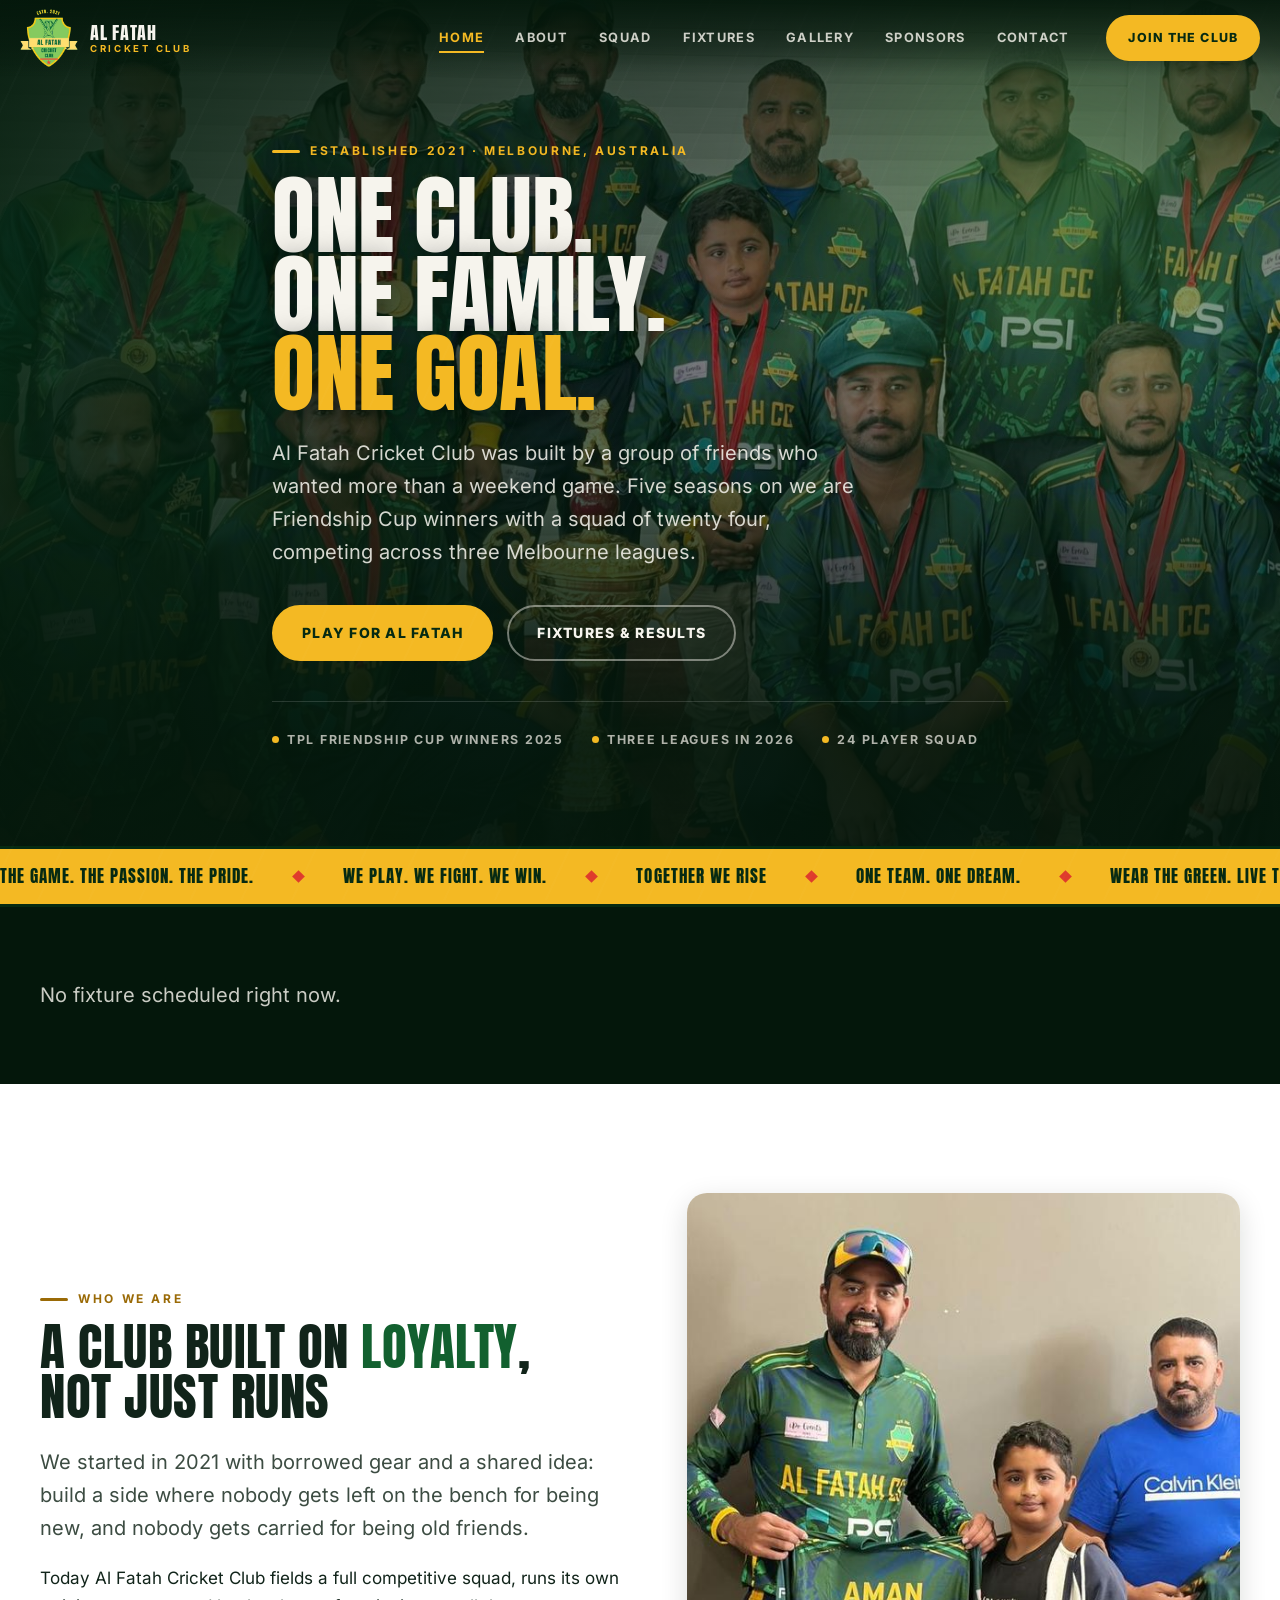
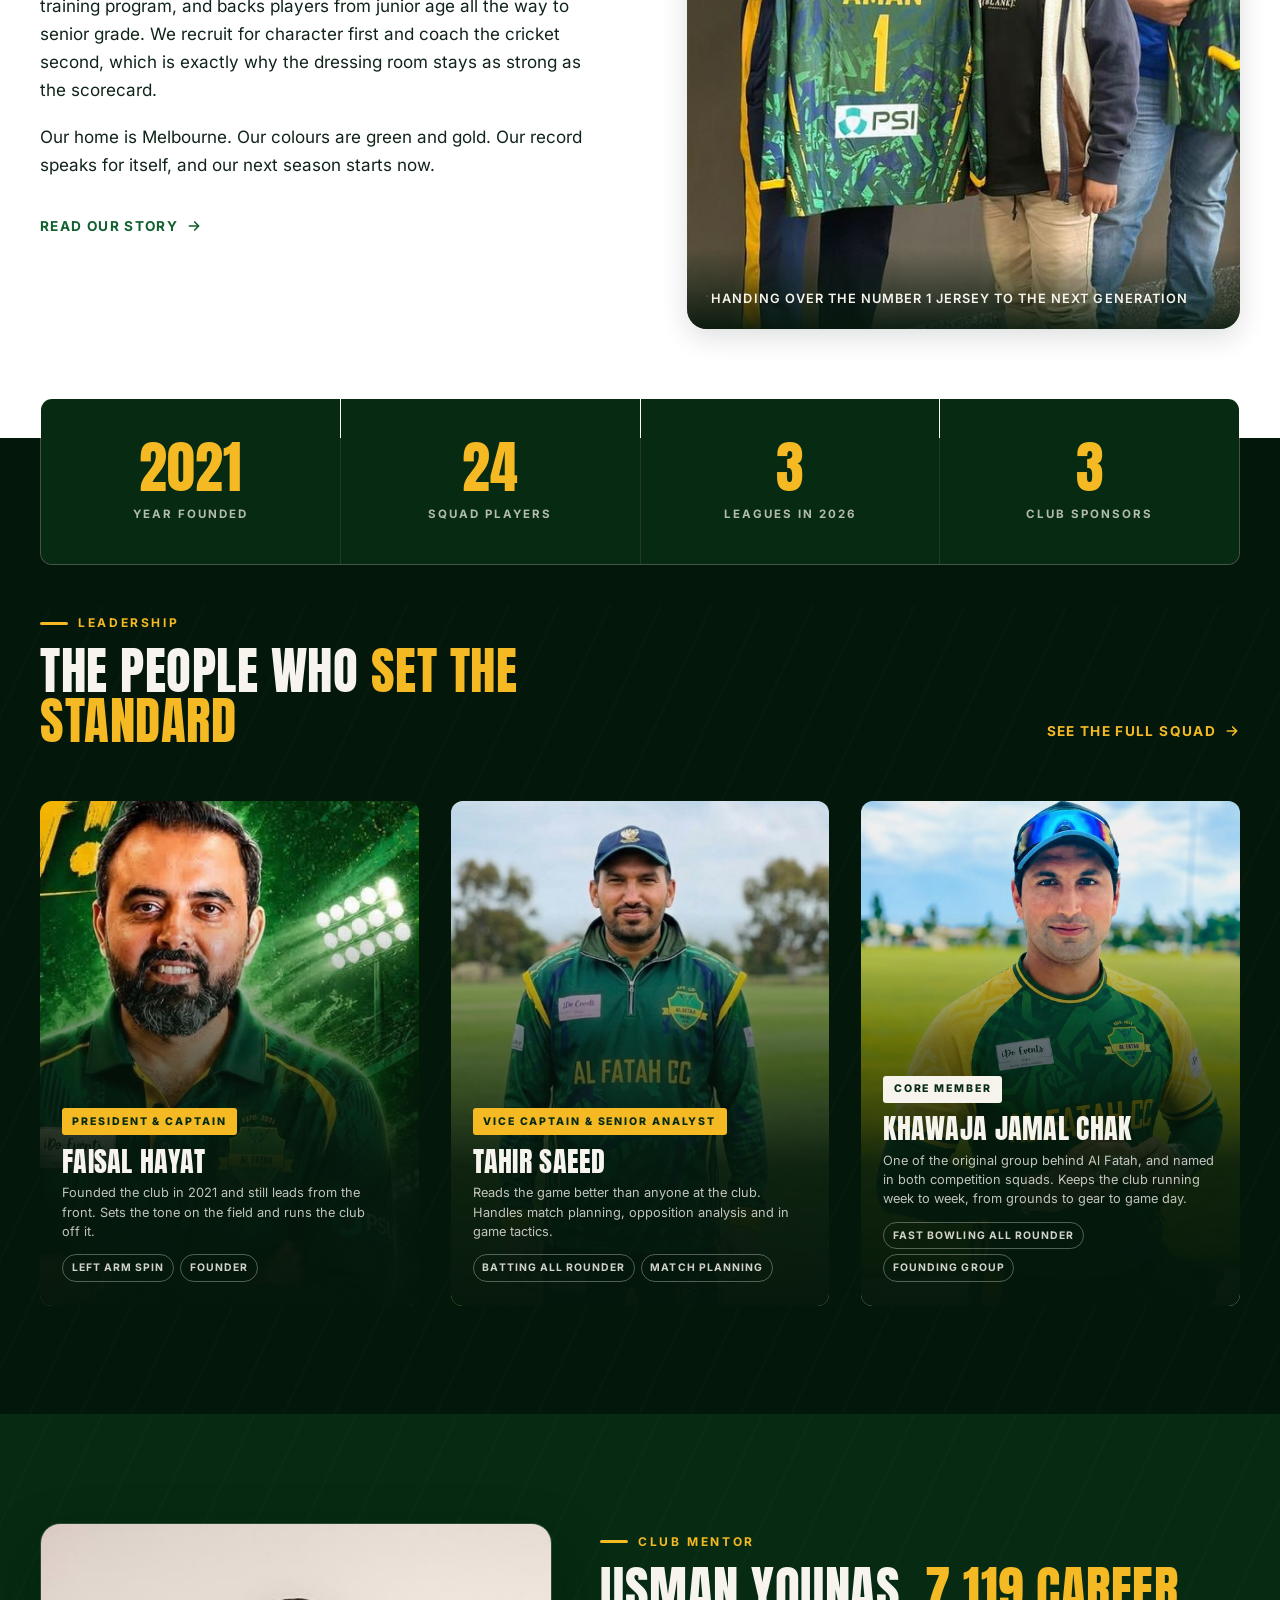
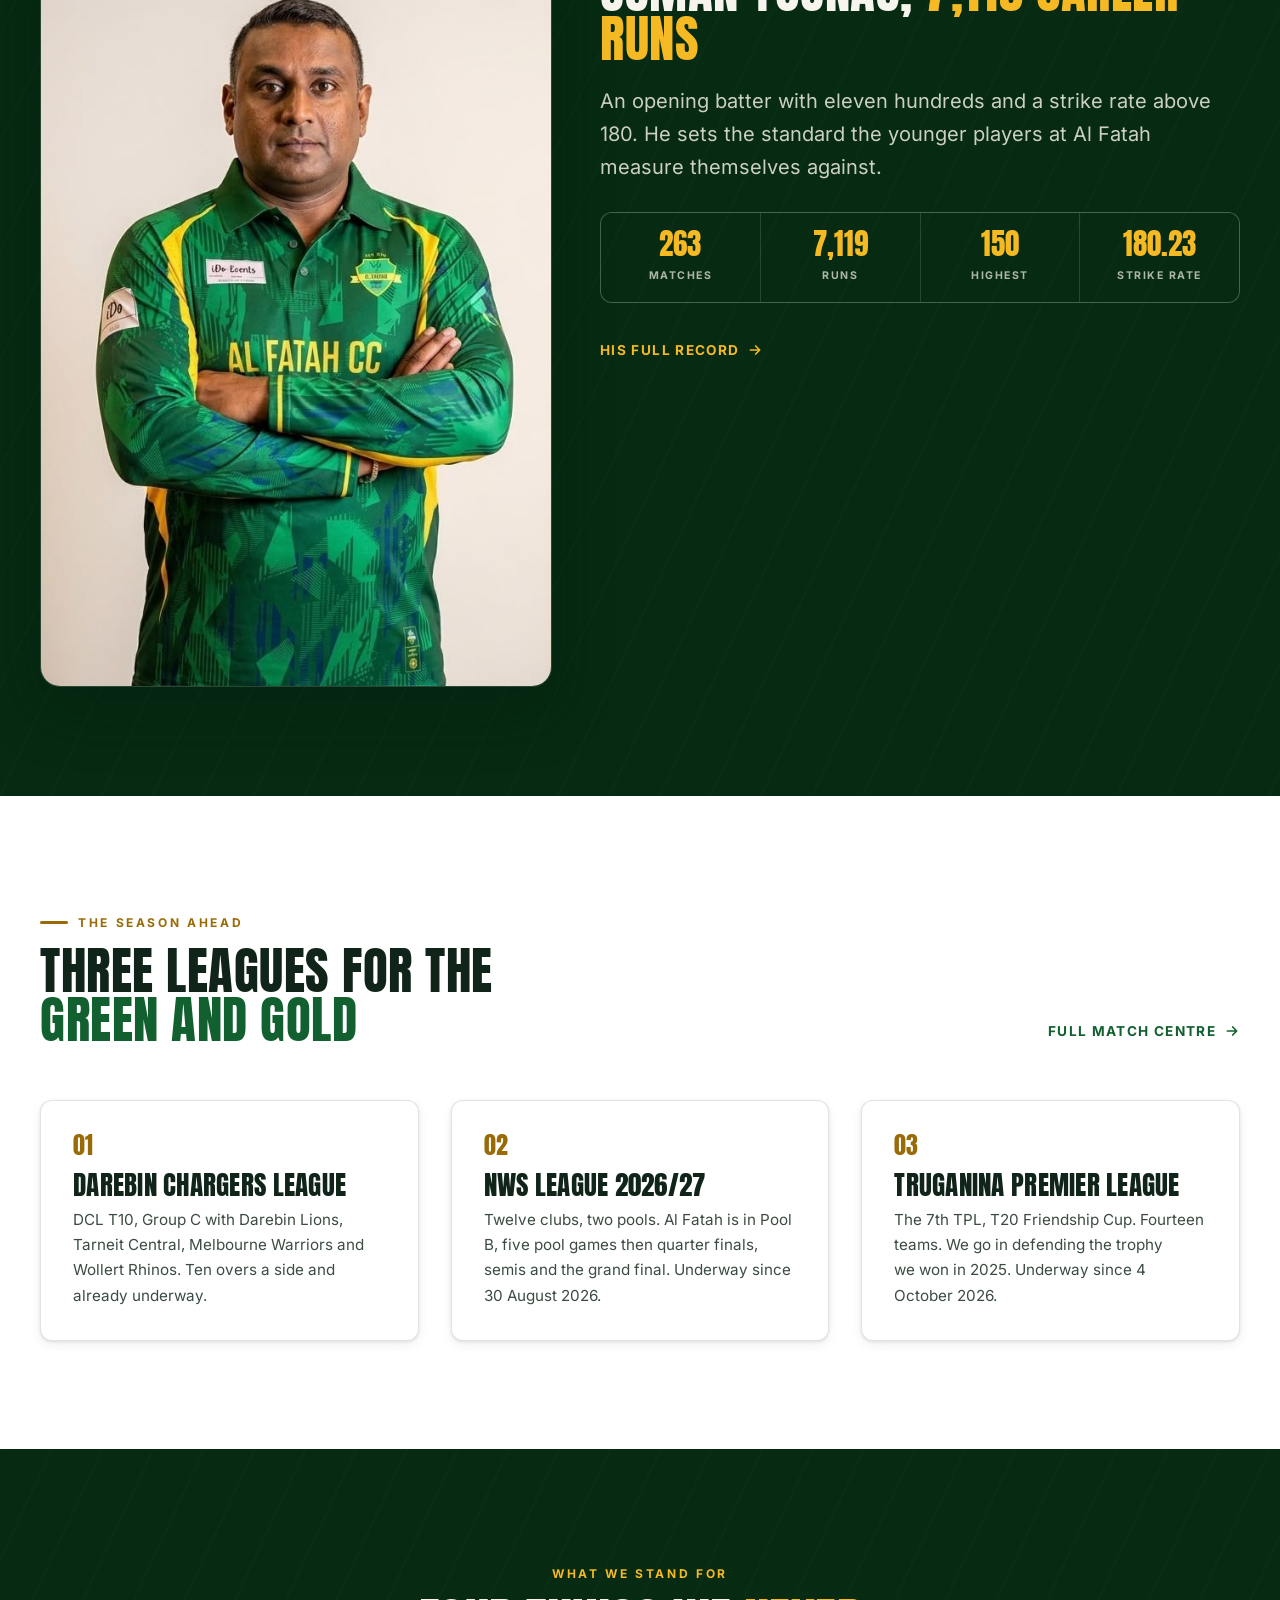
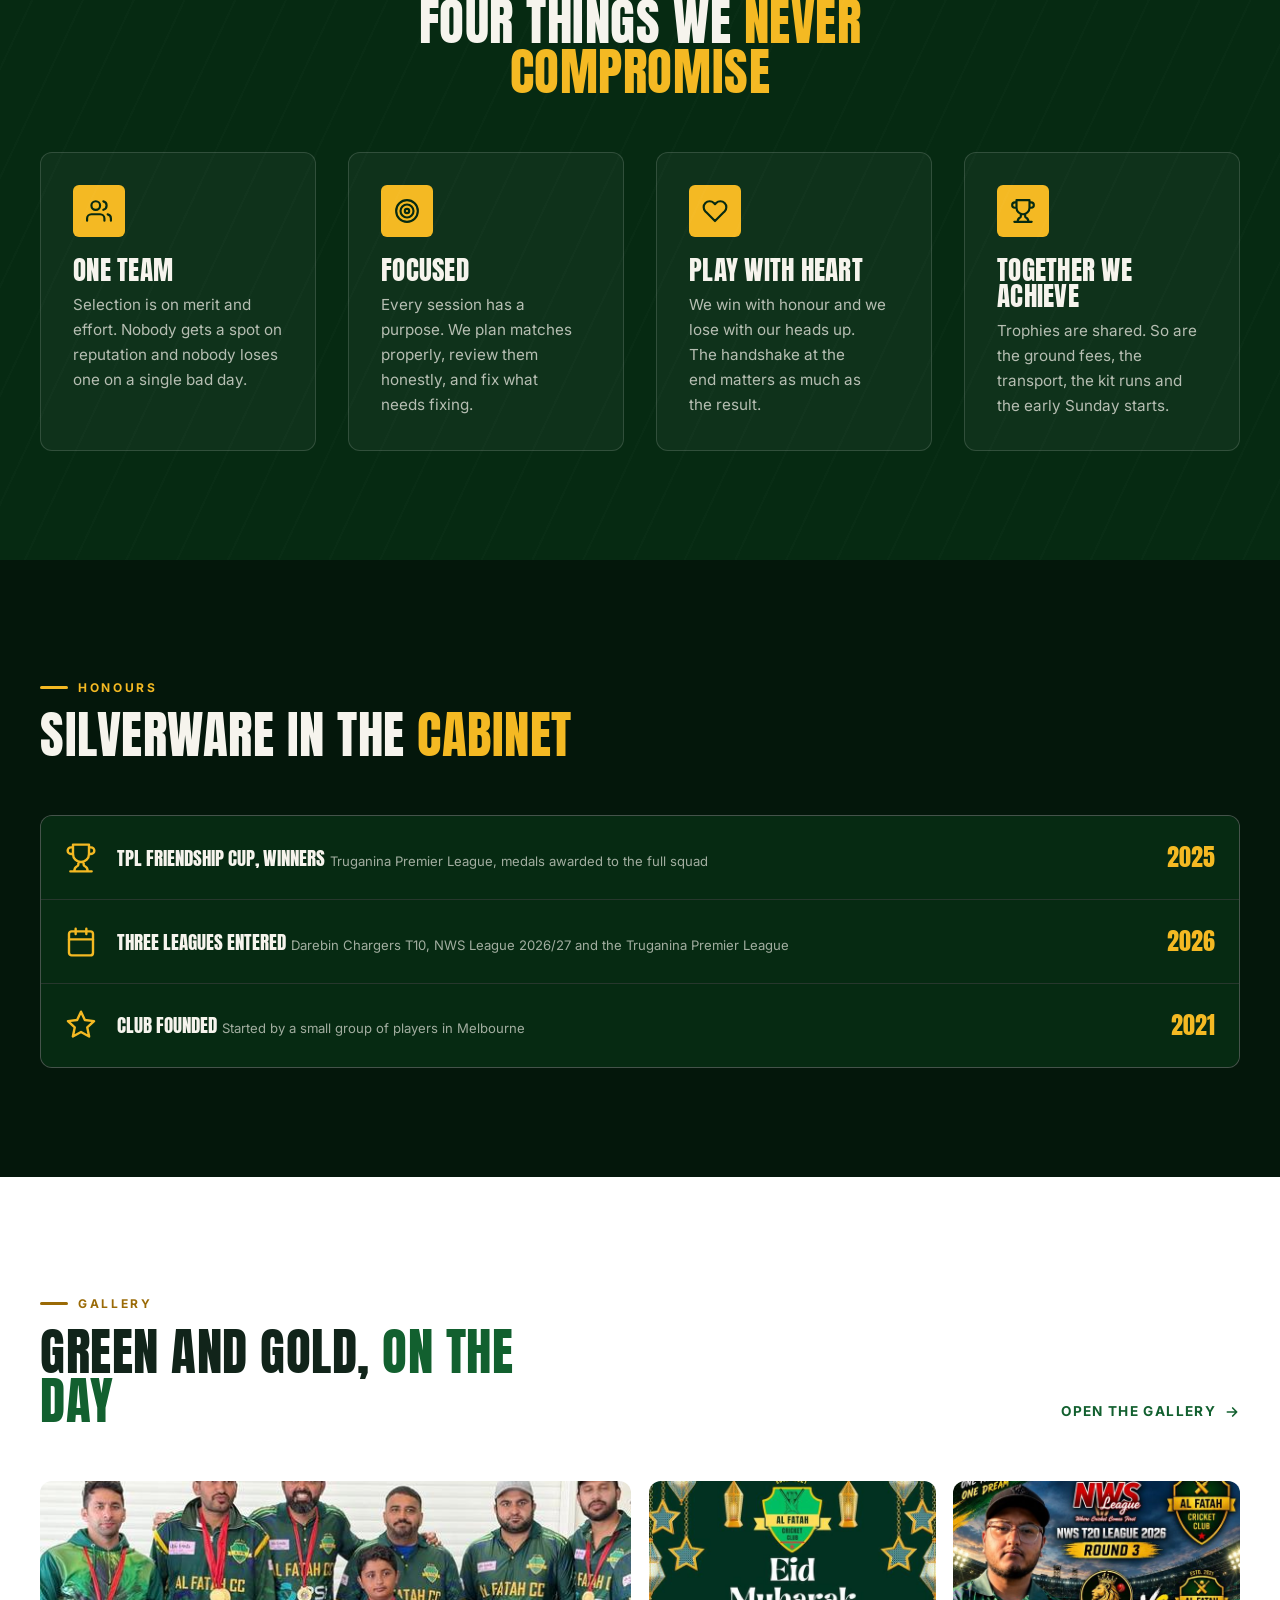
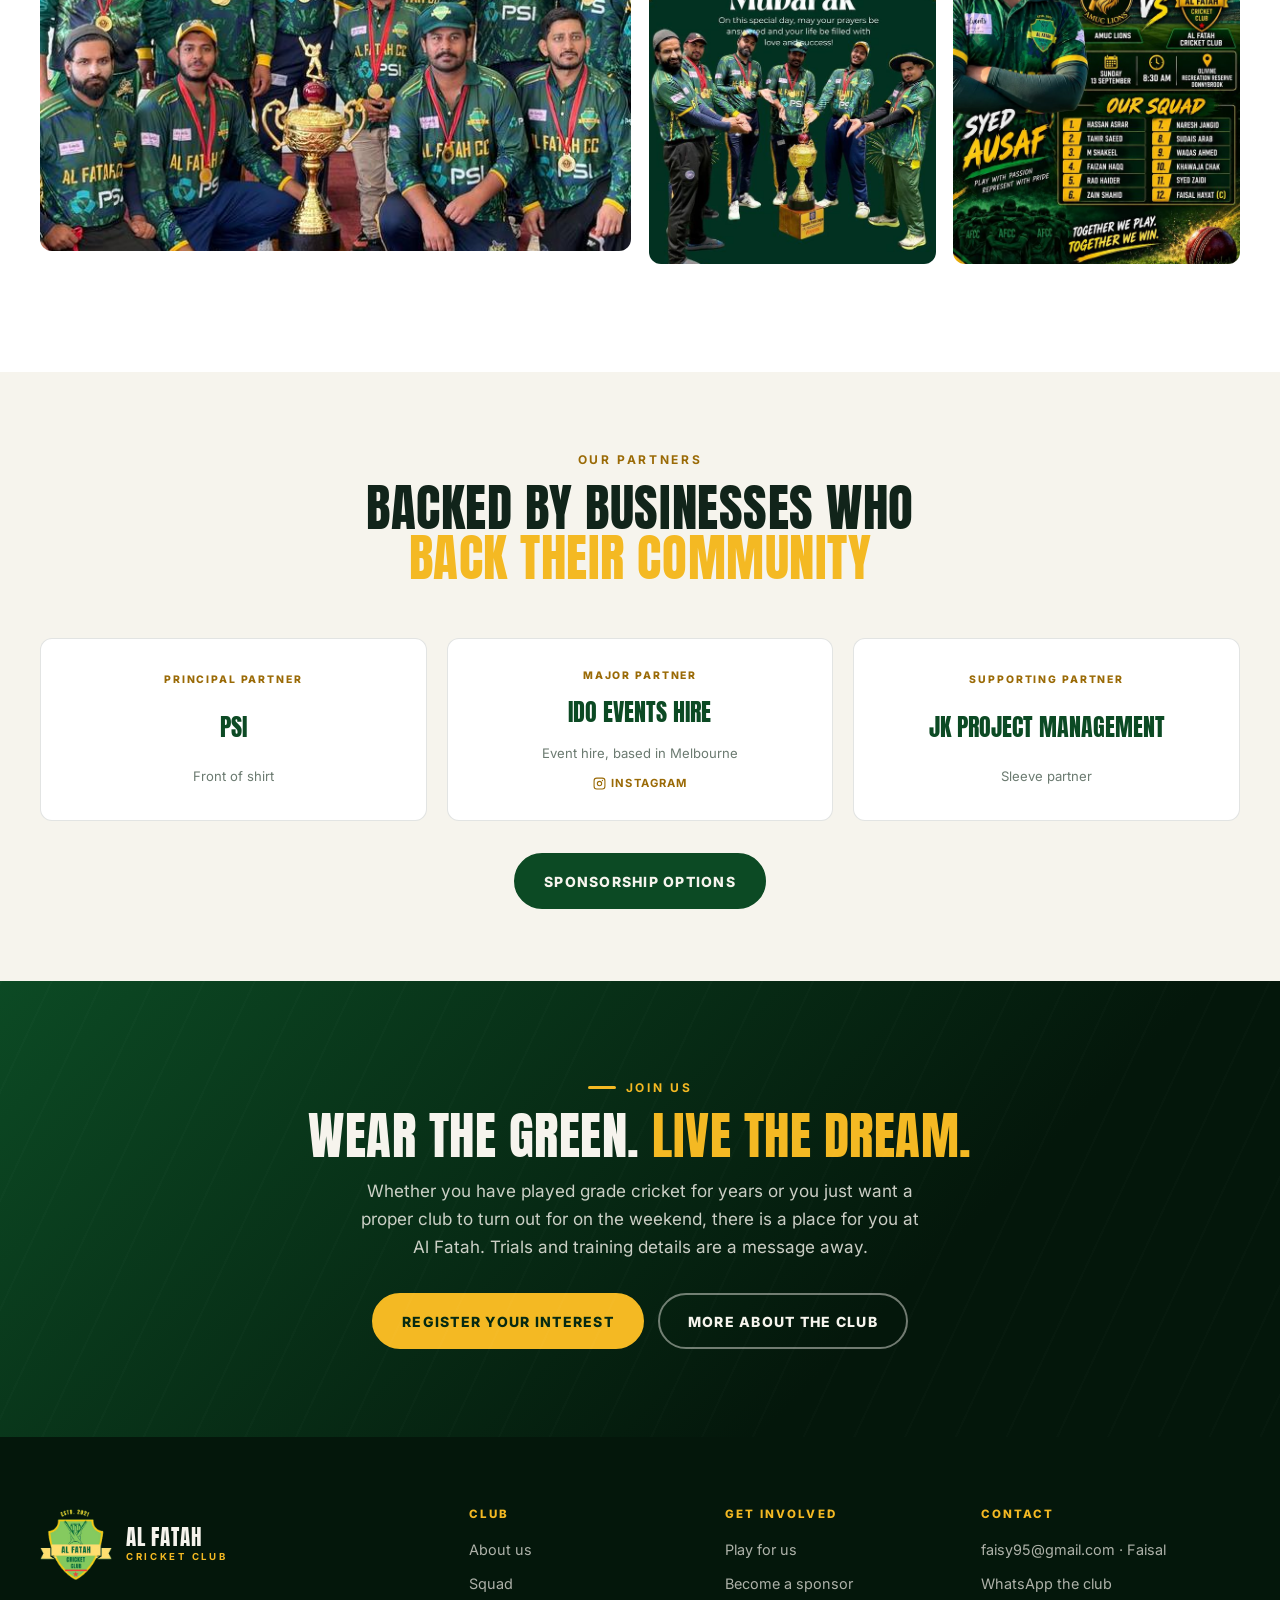
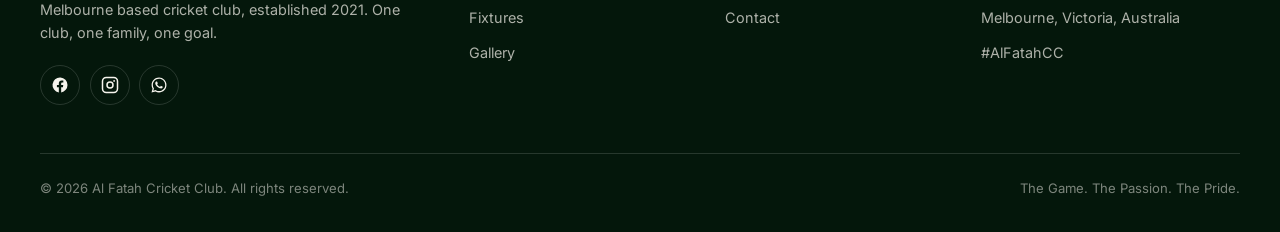
<file: index.html>
<!DOCTYPE html>
<html lang="en-AU">
<head>
<meta charset="utf-8">
<script>document.documentElement.classList.add("js");setTimeout(function(){if(!window.__afccReady){document.documentElement.classList.remove("js");}},3000);</script>
<meta name="viewport" content="width=device-width, initial-scale=1">
<title>Al Fatah Cricket Club | One Club. One Family. One Goal.</title>
<meta name="description" content="Al Fatah Cricket Club is a Melbourne based cricket club founded in 2021. TPL Friendship Cup winners with a 24 player squad competing across three Melbourne leagues in 2026. New players and supporters welcome.">
<link rel="canonical" href="https://alfatahcc.com/">
<meta name="theme-color" content="#04170B">

<!-- Google Search Console ownership verification. Do not remove: deleting this
     un-verifies the site and Search Console stops reporting. -->
<meta name="google-site-verification" content="kxEgKuIvcqnKWsiv8UOEbaCOaskCkge8FGtbt2Ldoc4" />

<meta property="og:type" content="website">
<meta property="og:site_name" content="Al Fatah Cricket Club">
<meta property="og:title" content="Al Fatah Cricket Club | One Club. One Family. One Goal.">
<meta property="og:description" content="Melbourne based cricket club founded in 2021. TPL Friendship Cup winners. Join the green and gold.">
<meta property="og:url" content="https://alfatahcc.com/">
<meta property="og:image" content="https://alfatahcc.com/assets/img/og-image.jpg">
<meta name="twitter:card" content="summary_large_image">

<link rel="icon" href="favicon.ico" sizes="32x32">
<link rel="apple-touch-icon" href="assets/img/apple-touch-icon.png">

<link rel="preload" as="font" type="font/woff2" href="assets/fonts/anton-latin.woff2" crossorigin>
<link rel="preload" as="font" type="font/woff2" href="assets/fonts/inter-latin.woff2" crossorigin>
<link rel="preload" as="image" href="assets/img/team-champions-1400.jpg"
      imagesrcset="assets/img/team-champions-800.jpg 800w, assets/img/team-champions-1400.jpg 1400w, assets/img/team-champions.jpg 2000w"
      imagesizes="100vw" fetchpriority="high">
<link rel="stylesheet" href="assets/css/styles.css">

<script type="application/ld+json">
{
  "@context": "https://schema.org",
  "@type": "SportsClub",
  "name": "Al Fatah Cricket Club",
  "alternateName": "AFCC",
  "sport": "Cricket",
  "foundingDate": "2021",
  "url": "https://alfatahcc.com/",
  "logo": "https://alfatahcc.com/assets/img/logo.png",
  "image": "https://alfatahcc.com/assets/img/og-image.jpg",
  "slogan": "One Club. One Family. One Goal.",
  "memberOf": [
    { "@type": "SportsOrganization", "name": "Darebin Chargers League" },
    { "@type": "SportsOrganization", "name": "NWS League" },
    { "@type": "SportsOrganization", "name": "Truganina Premier League" }
  ],
  "telephone": "+61403053888",
  "sameAs": [
    "https://www.facebook.com/people/Al-Fatah-Cricket-Club/100093400394322/",
    "https://www.instagram.com/alfatahcc/"
  ],
  "address": {
    "@type": "PostalAddress",
    "addressLocality": "Melbourne",
    "addressRegion": "VIC",
    "addressCountry": "AU"
  },
  "member": [
    { "@type": "Person", "name": "Faisal Hayat", "jobTitle": "President and Captain" },
    { "@type": "Person", "name": "Tahir Saeed", "jobTitle": "Vice Captain and Senior Analyst" },
    { "@type": "Person", "name": "Khawaja Jamal Chak", "jobTitle": "Core Member" },
    { "@type": "Person", "name": "Usman Younas", "jobTitle": "Club Mentor and Opening Batter" }
  ]
}
</script>
</head>
<body>
<a class="skip-link" href="#main">Skip to content</a>

<!-- ===================== HEADER ===================== -->
<header class="site-header">
  <div class="header-inner">
    <a class="brand" href="index.html" aria-label="Al Fatah Cricket Club home">
      <img src="assets/img/logo.png" alt="" width="58" height="57">
      <span class="brand-text">
        <span class="brand-name">Al Fatah</span>
        <span class="brand-sub">Cricket Club</span>
      </span>
    </a>

    <nav class="nav" aria-label="Primary">
      <ul class="nav-list">
        <li><a href="index.html" aria-current="page">Home</a></li>
        <li><a href="about.html">About</a></li>
        <li><a href="squad.html">Squad</a></li>
        <li><a href="fixtures.html">Fixtures</a></li>
        <li><a href="gallery.html">Gallery</a></li>
        <li><a href="sponsors.html">Sponsors</a></li>
        <li><a href="contact.html">Contact</a></li>
      </ul>
    </nav>

    <a class="btn btn-sm header-cta" href="contact.html#join">Join the Club</a>

    <button class="nav-toggle" type="button" aria-expanded="false" aria-controls="mobile-nav" aria-label="Open menu">
      <span></span><span></span><span></span>
    </button>
  </div>
</header>

<div class="mobile-nav" id="mobile-nav">
  <ul>
    <li><a href="index.html" aria-current="page">Home <span>01</span></a></li>
    <li><a href="about.html">About <span>02</span></a></li>
    <li><a href="squad.html">Squad <span>03</span></a></li>
    <li><a href="fixtures.html">Fixtures <span>04</span></a></li>
    <li><a href="gallery.html">Gallery <span>05</span></a></li>
    <li><a href="sponsors.html">Sponsors <span>06</span></a></li>
    <li><a href="contact.html">Contact <span>07</span></a></li>
  </ul>
  <a class="btn" href="contact.html#join">Join the Club</a>
</div>

<main id="main">

  <!-- ===================== HERO ===================== -->
  <section class="hero">
    <div class="hero-media">
      <img src="assets/img/team-champions-1400.jpg"
           srcset="assets/img/team-champions-800.jpg 800w,
                   assets/img/team-champions-1400.jpg 1400w,
                   assets/img/team-champions.jpg 2000w"
           sizes="100vw"
           alt="Al Fatah Cricket Club squad with the TPL Friendship Cup and winners medals"
           width="2000" height="1500" fetchpriority="high">
    </div>
    <div class="hero-glow" aria-hidden="true"></div>

    <div class="shell hero-content">
      <p class="eyebrow">Established 2021 &middot; Melbourne, Australia</p>
      <h1>
        <span class="line">One Club.</span>
        <span class="line">One Family.</span>
        <span class="line accent">One Goal.</span>
      </h1>
      <p class="lead">
        Al Fatah Cricket Club was built by a group of friends who wanted more than a
        weekend game. Five seasons on we are Friendship Cup winners with a squad of
        twenty four, competing across three Melbourne leagues.
      </p>
      <div class="hero-actions">
        <a class="btn" href="contact.html#join">Play for Al Fatah</a>
        <a class="btn btn-outline" href="fixtures.html">Fixtures &amp; Results</a>
      </div>
      <p class="hero-badges">
        <span>TPL Friendship Cup Winners 2025</span>
        <span>Three leagues in 2026</span>
        <span>24 player squad</span>
      </p>
    </div>
  </section>

  <!-- ===================== TICKER ===================== -->
  <div class="ticker" aria-hidden="true">
    <div class="ticker-track">
      <div class="ticker-group">
        <span>The Game. The Passion. The Pride.</span>
        <span>We Play. We Fight. We Win.</span>
        <span>Together We Rise</span>
        <span>One Team. One Dream.</span>
        <span>Wear The Green. Live The Dream.</span>
        <span>#AlFatahCC</span>
      </div>
      <div class="ticker-group">
        <span>The Game. The Passion. The Pride.</span>
        <span>We Play. We Fight. We Win.</span>
        <span>Together We Rise</span>
        <span>One Team. One Dream.</span>
        <span>Wear The Green. Live The Dream.</span>
        <span>#AlFatahCC</span>
      </div>
    </div>
  </div>

  <!-- ===================== NEXT MATCH ===================== -->
  <section class="section-tight section-deep">
    <div class="stripes" aria-hidden="true"></div>
    <div class="shell">
      <div class="nextmatch reveal" style="grid-template-columns:1fr;border:0;background:transparent;padding:0">
        <div style="display:grid;gap:1.25rem;align-items:center;grid-template-columns:1fr">
          <!-- AUTO:HOMENEXT:START -->
          <p class="lead">No fixture scheduled right now.</p>
        <!-- AUTO:HOMENEXT:END -->

        </div>
      </div>
    </div>
  </section>

  <!-- ===================== INTRO ===================== -->
  <section class="section section-paper">
    <div class="shell">
      <div class="split-media">
        <div class="reveal">
          <p class="eyebrow">Who we are</p>
          <h2 class="section-title">A club built on <span class="accent">loyalty</span>, not just runs</h2>
          <div class="stack" style="margin-top:1.5rem">
            <p class="lead">
              We started in 2021 with borrowed gear and a shared idea: build a side where
              nobody gets left on the bench for being new, and nobody gets carried for
              being old friends.
            </p>
            <p>
              Today Al Fatah Cricket Club fields a full competitive squad, runs its own
              training program, and backs players from junior age all the way to senior
              grade. We recruit for character first and coach the cricket second, which is
              exactly why the dressing room stays as strong as the scorecard.
            </p>
            <p>
              Our home is Melbourne. Our colours are green and gold. Our record speaks for
              itself, and our next season starts now.
            </p>
          </div>
          <p style="margin-top:2rem">
            <a class="link-arrow" href="about.html">Read our story
              <svg width="16" height="16" viewBox="0 0 24 24" fill="none" stroke="currentColor" stroke-width="2.5" stroke-linecap="round" stroke-linejoin="round" aria-hidden="true"><path d="M5 12h14M13 6l6 6-6 6"/></svg>
            </a>
          </p>
        </div>

        <figure class="split-figure reveal" data-delay="1">
          <img src="assets/img/jersey-presentation-thumb.jpg" alt="Faisal Hayat presenting an Al Fatah Cricket Club jersey to a junior player" width="1200" height="1600" loading="lazy">
          <figcaption>Handing over the number 1 jersey to the next generation</figcaption>
        </figure>
      </div>
    </div>
  </section>

  <!-- ===================== STATS ===================== -->
  <section class="section-tight section-deep" style="padding-block:0">
    <div class="shell" style="transform:translateY(-2.5rem)">
      <div class="stat-grid reveal">
        <div class="stat">
          <div class="stat-value">2021</div>
          <div class="stat-label">Year founded</div>
        </div>
        <div class="stat">
          <div class="stat-value" data-count="24" data-suffix="">24</div>
          <div class="stat-label">Squad players</div>
        </div>
        <div class="stat">
          <div class="stat-value" data-count="3" data-suffix="">3</div>
          <div class="stat-label">Leagues in 2026</div>
        </div>
        <div class="stat">
          <div class="stat-value" data-count="3" data-suffix="">3</div>
          <div class="stat-label">Club sponsors</div>
        </div>
      </div>
    </div>
  </section>

  <!-- ===================== LEADERSHIP ===================== -->
  <section class="section section-deep" style="padding-top:0">
    <div class="stripes" aria-hidden="true"></div>
    <div class="shell">
      <div class="section-head split">
        <div class="reveal">
          <p class="eyebrow">Leadership</p>
          <h2 class="section-title">The people who <span class="accent">set the standard</span></h2>
        </div>
        <div class="head-aside reveal" data-delay="1">
          <a class="link-arrow" href="squad.html">See the full squad
            <svg width="16" height="16" viewBox="0 0 24 24" fill="none" stroke="currentColor" stroke-width="2.5" stroke-linecap="round" stroke-linejoin="round" aria-hidden="true"><path d="M5 12h14M13 6l6 6-6 6"/></svg>
          </a>
        </div>
      </div>

      <div class="grid grid-3">
        <article class="person reveal">
          <div class="person-photo">
            <img src="assets/img/player-faisal.jpg" alt="Faisal Hayat, President and Captain of Al Fatah Cricket Club" width="441" height="588" loading="lazy">
          </div>
          <div class="person-body">
            <span class="person-role">President &amp; Captain</span>
            <h3 class="person-name">Faisal Hayat</h3>
            <p class="person-meta">Founded the club in 2021 and still leads from the front. Sets the tone on the field and runs the club off it.</p>
            <div class="person-tags"><span class="tag">Left arm spin</span><span class="tag">Founder</span></div>
          </div>
        </article>

        <article class="person reveal" data-delay="1">
          <div class="person-photo">
            <img src="assets/img/player-tahir.jpg" alt="Tahir Saeed, Vice Captain and Senior Analyst of Al Fatah Cricket Club" width="560" height="747" loading="lazy">
          </div>
          <div class="person-body">
            <span class="person-role">Vice Captain &amp; Senior Analyst</span>
            <h3 class="person-name">Tahir Saeed</h3>
            <p class="person-meta">Reads the game better than anyone at the club. Handles match planning, opposition analysis and in game tactics.</p>
            <div class="person-tags"><span class="tag">Batting all rounder</span><span class="tag">Match planning</span></div>
          </div>
        </article>

        <article class="person reveal" data-delay="2">
          <div class="person-photo">
            <img src="assets/img/player-chak.jpg" alt="Khawaja Jamal Chak of Al Fatah Cricket Club in club kit" width="560" height="747" loading="lazy">
          </div>
          <div class="person-body">
            <span class="person-role alt">Core Member</span>
            <h3 class="person-name">Khawaja Jamal Chak</h3>
            <p class="person-meta">One of the original group behind Al Fatah, and named in both competition squads. Keeps the club running week to week, from grounds to gear to game day.</p>
            <div class="person-tags"><span class="tag">Fast bowling all rounder</span><span class="tag">Founding group</span></div>
          </div>
        </article>
      </div>
    </div>
  </section>

  <!-- ===================== MENTOR ===================== -->
  <section class="section section-dark">
    <div class="stripes" aria-hidden="true"></div>
    <div class="shell">
      <div class="mentor reveal">
        <figure class="mentor-figure">
          <img src="assets/img/usman-portrait.jpg"
               alt="Usman Younas, club mentor at Al Fatah Cricket Club"
               width="900" height="896" loading="lazy">
        </figure>
        <div>
          <p class="eyebrow">Club mentor</p>
          <h2 class="section-title" style="max-width:none">Usman Younas, <span class="accent">7,119 career runs</span></h2>
          <p class="lead" style="margin-top:1.25rem">
            An opening batter with eleven hundreds and a strike rate above 180. He sets the
            standard the younger players at Al Fatah measure themselves against.
          </p>

          <div class="playerstats">
            <div class="playerstat"><b>263</b><span>Matches</span></div>
            <div class="playerstat"><b>7,119</b><span>Runs</span></div>
            <div class="playerstat"><b>150</b><span>Highest</span></div>
            <div class="playerstat"><b>180.23</b><span>Strike rate</span></div>
          </div>

          <p style="margin-top:2rem">
            <a class="link-arrow" href="squad.html#mentor">His full record
              <svg width="16" height="16" viewBox="0 0 24 24" fill="none" stroke="currentColor" stroke-width="2.5" stroke-linecap="round" stroke-linejoin="round" aria-hidden="true"><path d="M5 12h14M13 6l6 6-6 6"/></svg>
            </a>
          </p>
        </div>
      </div>
    </div>
  </section>

  <!-- ===================== SEASON AHEAD ===================== -->
  <section class="section section-paper">
    <div class="shell">
      <div class="section-head split">
        <div class="reveal">
          <p class="eyebrow">The season ahead</p>
          <h2 class="section-title">Three leagues for the <span class="accent">green and gold</span></h2>
        </div>
        <div class="head-aside reveal" data-delay="1">
          <a class="link-arrow" href="fixtures.html">Full match centre
            <svg width="16" height="16" viewBox="0 0 24 24" fill="none" stroke="currentColor" stroke-width="2.5" stroke-linecap="round" stroke-linejoin="round" aria-hidden="true"><path d="M5 12h14M13 6l6 6-6 6"/></svg>
          </a>
        </div>
      </div>

      <div class="grid grid-3">
        <div class="card reveal">
          <span class="value-num">01</span>
          <h3>Darebin Chargers League</h3>
          <p>
            DCL T10, Group C with Darebin Lions, Tarneit Central, Melbourne Warriors and
            Wollert Rhinos. Ten overs a side and already underway.
          </p>
        </div>
        <div class="card reveal" data-delay="1">
          <span class="value-num">02</span>
          <h3>NWS League 2026/27</h3>
          <p>
            Twelve clubs, two pools. Al Fatah is in Pool B, five pool games then quarter
            finals, semis and the grand final. <span data-starts="2026-08-30" data-started-text="Underway since 30 August 2026.">Starts 30 August 2026.</span>
          </p>
        </div>
        <div class="card reveal" data-delay="2">
          <span class="value-num">03</span>
          <h3>Truganina Premier League</h3>
          <p>
            The 7th TPL, T20 Friendship Cup. Fourteen teams. We go in defending the trophy
            we won in 2025. <span data-starts="2026-10-04" data-started-text="Underway since 4 October 2026.">Starts 4 October 2026.</span>
          </p>
        </div>
      </div>
    </div>
  </section>

  <!-- ===================== VALUES ===================== -->
  <section class="section section-dark">
    <div class="stripes" aria-hidden="true"></div>
    <div class="shell">
      <div class="section-head center reveal">
        <p class="eyebrow">What we stand for</p>
        <h2 class="section-title">Four things we <span class="accent">never compromise</span></h2>
      </div>

      <div class="grid grid-4">
        <div class="card reveal">
          <div class="card-icon" aria-hidden="true">
            <svg viewBox="0 0 24 24" fill="none" stroke="currentColor" stroke-width="2" stroke-linecap="round" stroke-linejoin="round"><path d="M17 21v-2a4 4 0 0 0-4-4H5a4 4 0 0 0-4 4v2"/><circle cx="9" cy="7" r="4"/><path d="M23 21v-2a4 4 0 0 0-3-3.87M16 3.13a4 4 0 0 1 0 7.75"/></svg>
          </div>
          <h3>One Team</h3>
          <p>Selection is on merit and effort. Nobody gets a spot on reputation and nobody loses one on a single bad day.</p>
        </div>
        <div class="card reveal" data-delay="1">
          <div class="card-icon" aria-hidden="true">
            <svg viewBox="0 0 24 24" fill="none" stroke="currentColor" stroke-width="2" stroke-linecap="round" stroke-linejoin="round"><circle cx="12" cy="12" r="10"/><circle cx="12" cy="12" r="6"/><circle cx="12" cy="12" r="2"/></svg>
          </div>
          <h3>Focused</h3>
          <p>Every session has a purpose. We plan matches properly, review them honestly, and fix what needs fixing.</p>
        </div>
        <div class="card reveal" data-delay="2">
          <div class="card-icon" aria-hidden="true">
            <svg viewBox="0 0 24 24" fill="none" stroke="currentColor" stroke-width="2" stroke-linecap="round" stroke-linejoin="round"><path d="M20.84 4.61a5.5 5.5 0 0 0-7.78 0L12 5.67l-1.06-1.06a5.5 5.5 0 0 0-7.78 7.78l1.06 1.06L12 21.23l7.78-7.78 1.06-1.06a5.5 5.5 0 0 0 0-7.78z"/></svg>
          </div>
          <h3>Play With Heart</h3>
          <p>We win with honour and we lose with our heads up. The handshake at the end matters as much as the result.</p>
        </div>
        <div class="card reveal" data-delay="3">
          <div class="card-icon" aria-hidden="true">
            <svg viewBox="0 0 24 24" fill="none" stroke="currentColor" stroke-width="2" stroke-linecap="round" stroke-linejoin="round"><path d="M6 9H4.5a2.5 2.5 0 0 1 0-5H6M18 9h1.5a2.5 2.5 0 0 0 0-5H18M4 22h16M10 14.66V17c0 .55-.47.98-.97 1.21C7.85 18.75 7 20.24 7 22M14 14.66V17c0 .55.47.98.97 1.21C16.15 18.75 17 20.24 17 22M18 2H6v7a6 6 0 0 0 12 0V2z"/></svg>
          </div>
          <h3>Together We Achieve</h3>
          <p>Trophies are shared. So are the ground fees, the transport, the kit runs and the early Sunday starts.</p>
        </div>
      </div>
    </div>
  </section>

  <!-- ===================== HONOURS ===================== -->
  <section class="section section-deep">
    <div class="shell">
      <div class="section-head reveal">
        <p class="eyebrow">Honours</p>
        <h2 class="section-title">Silverware in the <span class="accent">cabinet</span></h2>
      </div>

      <ul class="honours reveal">
        <li class="honour">
          <span class="honour-icon" aria-hidden="true">
            <svg viewBox="0 0 24 24" width="32" height="32" fill="none" stroke="currentColor" stroke-width="1.8" stroke-linecap="round" stroke-linejoin="round"><path d="M6 9H4.5a2.5 2.5 0 0 1 0-5H6M18 9h1.5a2.5 2.5 0 0 0 0-5H18M4 22h16M10 14.66V17c0 .55-.47.98-.97 1.21C7.85 18.75 7 20.24 7 22M14 14.66V17c0 .55.47.98.97 1.21C16.15 18.75 17 20.24 17 22M18 2H6v7a6 6 0 0 0 12 0V2z"/></svg>
          </span>
          <span>
            <span class="honour-title">TPL Friendship Cup, Winners</span>
            <span class="honour-sub">Truganina Premier League, medals awarded to the full squad</span>
          </span>
          <span class="honour-year">2025</span>
        </li>
        <li class="honour">
          <span class="honour-icon" aria-hidden="true">
            <svg viewBox="0 0 24 24" width="32" height="32" fill="none" stroke="currentColor" stroke-width="1.8" stroke-linecap="round" stroke-linejoin="round"><rect x="3" y="4" width="18" height="18" rx="2"/><path d="M16 2v4M8 2v4M3 10h18"/></svg>
          </span>
          <span>
            <span class="honour-title">Three leagues entered</span>
            <span class="honour-sub">Darebin Chargers T10, NWS League 2026/27 and the Truganina Premier League</span>
          </span>
          <span class="honour-year">2026</span>
        </li>
        <li class="honour">
          <span class="honour-icon" aria-hidden="true">
            <svg viewBox="0 0 24 24" width="32" height="32" fill="none" stroke="currentColor" stroke-width="1.8" stroke-linecap="round" stroke-linejoin="round"><path d="M12 2l2.9 6.3 6.9.8-5.1 4.7 1.4 6.8L12 17.3 5.9 20.6l1.4-6.8L2.2 9.1l6.9-.8z"/></svg>
          </span>
          <span>
            <span class="honour-title">Club founded</span>
            <span class="honour-sub">Started by a small group of players in Melbourne</span>
          </span>
          <span class="honour-year">2021</span>
        </li>
      </ul>
    </div>
  </section>

  <!-- ===================== GALLERY PREVIEW ===================== -->
  <section class="section section-paper">
    <div class="shell">
      <div class="section-head split">
        <div class="reveal">
          <p class="eyebrow">Gallery</p>
          <h2 class="section-title">Green and gold, <span class="accent">on the day</span></h2>
        </div>
        <div class="head-aside reveal" data-delay="1">
          <a class="link-arrow" href="gallery.html">Open the gallery
            <svg width="16" height="16" viewBox="0 0 24 24" fill="none" stroke="currentColor" stroke-width="2.5" stroke-linecap="round" stroke-linejoin="round" aria-hidden="true"><path d="M5 12h14M13 6l6 6-6 6"/></svg>
          </a>
        </div>
      </div>

      <div class="gallery-grid reveal">
        <a class="gallery-item wide" href="gallery.html" aria-label="Championship team photo">
          <img src="assets/img/team-champions-thumb.jpg" alt="Al Fatah Cricket Club squad celebrating with the TPL Friendship Cup" width="900" height="675" loading="lazy">
          <span class="gallery-caption">Friendship Cup winners</span>
        </a>
        <a class="gallery-item tall" href="gallery.html" aria-label="Eid Mubarak club poster">
          <img src="assets/img/eid-mubarak-thumb.jpg" alt="Al Fatah Cricket Club players around the trophy on an Eid greeting poster" width="700" height="990" loading="lazy">
          <span class="gallery-caption">Eid Mubarak</span>
        </a>
        <a class="gallery-item tall" href="fixtures.html" aria-label="Match day squad">
          <img src="assets/img/matchday-amuc-thumb.jpg" alt="Match day squad poster for the fixture against AMUC Lions" width="700" height="1050" loading="lazy">
          <span class="gallery-caption">Match day squad</span>
        </a>
      </div>
    </div>
  </section>

  <!-- ===================== SPONSORS ===================== -->
  <section class="section section-tight" style="background:var(--cream)">
    <div class="shell">
      <div class="section-head center reveal">
        <p class="eyebrow">Our partners</p>
        <h2 class="section-title">Backed by businesses who <span class="accent">back their community</span></h2>
      </div>
      <div class="sponsor-grid reveal">
        <div class="sponsor">
          <span class="sponsor-tier">Principal Partner</span>
          <span class="sponsor-name">PSI</span>
          <span class="sponsor-note">Front of shirt</span>
        </div>
        <a class="sponsor" href="https://www.instagram.com/ido.eventss/" rel="noopener" target="_blank">
          <span class="sponsor-tier">Major Partner</span>
          <span class="sponsor-name">iDo Events Hire</span>
          <span class="sponsor-note">Event hire, based in Melbourne</span>
          <span class="sponsor-link"><svg viewBox="0 0 24 24" fill="none" stroke="currentColor" stroke-width="2" aria-hidden="true"><rect x="2" y="2" width="20" height="20" rx="5"/><circle cx="12" cy="12" r="4"/><circle cx="17.5" cy="6.5" r="1.2" fill="currentColor" stroke="none"/></svg> Instagram</span>
        </a>
        <div class="sponsor">
          <span class="sponsor-tier">Supporting Partner</span>
          <span class="sponsor-name">JK Project Management</span>
          <span class="sponsor-note">Sleeve partner</span>
        </div>
      </div>
      <p style="text-align:center;margin-top:2rem">
        <a class="btn btn-dark" href="sponsors.html">Sponsorship options</a>
      </p>
    </div>
  </section>

  <!-- ===================== CTA ===================== -->
  <section class="cta-band">
    <div class="stripes" aria-hidden="true"></div>
    <div class="shell">
      <p class="eyebrow" style="justify-content:center">Join us</p>
      <h2>Wear the green. <span class="accent">Live the dream.</span></h2>
      <p>
        Whether you have played grade cricket for years or you just want a proper club to
        turn out for on the weekend, there is a place for you at Al Fatah. Trials and
        training details are a message away.
      </p>
      <div class="cta-actions">
        <a class="btn" href="contact.html#join">Register your interest</a>
        <a class="btn btn-outline" href="about.html">More about the club</a>
      </div>
    </div>
  </section>

</main>

<!-- ===================== FOOTER ===================== -->
<footer class="site-footer">
  <div class="shell">
    <div class="footer-grid">
      <div>
        <div class="footer-brand">
          <img src="assets/img/logo.png" alt="" width="72" height="71">
          <span class="brand-text">
            <span class="brand-name">Al Fatah</span>
            <span class="brand-sub">Cricket Club</span>
          </span>
        </div>
        <p>
          Melbourne based cricket club, established 2021. One club, one family, one goal.
        </p>
        <div class="socials">
          <a href="https://www.facebook.com/people/Al-Fatah-Cricket-Club/100093400394322/" aria-label="Al Fatah CC on Facebook" rel="noopener" target="_blank"><svg viewBox="0 0 24 24" fill="currentColor" aria-hidden="true"><path d="M22 12a10 10 0 1 0-11.56 9.88v-6.99H7.9V12h2.54V9.8c0-2.5 1.49-3.89 3.77-3.89 1.1 0 2.24.2 2.24.2v2.46h-1.26c-1.24 0-1.63.77-1.63 1.56V12h2.78l-.44 2.89h-2.34v6.99A10 10 0 0 0 22 12z"/></svg></a>
          <a href="https://www.instagram.com/alfatahcc/" aria-label="Al Fatah CC on Instagram" rel="noopener" target="_blank"><svg viewBox="0 0 24 24" fill="none" stroke="currentColor" stroke-width="2" aria-hidden="true"><rect x="2" y="2" width="20" height="20" rx="5"/><circle cx="12" cy="12" r="4"/><circle cx="17.5" cy="6.5" r="1.2" fill="currentColor" stroke="none"/></svg></a>
          <a href="https://wa.me/61403053888" aria-label="Al Fatah CC on WhatsApp" rel="noopener">
            <svg viewBox="0 0 24 24" fill="currentColor" aria-hidden="true"><path d="M12.04 2C6.58 2 2.13 6.45 2.13 11.91c0 1.75.46 3.45 1.32 4.95L2 22l5.25-1.38a9.87 9.87 0 0 0 4.79 1.22h.01c5.46 0 9.91-4.45 9.91-9.91 0-2.65-1.03-5.14-2.9-7.01A9.82 9.82 0 0 0 12.04 2zm0 18.15h-.01a8.2 8.2 0 0 1-4.18-1.15l-.3-.18-3.11.82.83-3.04-.2-.31a8.2 8.2 0 0 1-1.26-4.38c0-4.54 3.7-8.23 8.24-8.23 2.2 0 4.27.86 5.82 2.42a8.18 8.18 0 0 1 2.41 5.82c0 4.54-3.7 8.23-8.24 8.23zm4.52-6.16c-.25-.13-1.47-.72-1.69-.8-.23-.09-.39-.13-.56.12-.16.25-.64.8-.79.97-.14.16-.29.19-.54.06-.25-.12-1.05-.38-1.99-1.23-.74-.65-1.24-1.46-1.38-1.71-.15-.25-.02-.38.11-.51.11-.11.25-.29.37-.43.13-.15.17-.25.25-.41.09-.17.04-.31-.02-.44-.06-.12-.56-1.35-.77-1.85-.2-.48-.4-.42-.56-.43h-.47c-.16 0-.43.06-.65.31-.23.25-.86.84-.86 2.05s.88 2.38 1 2.54c.13.17 1.74 2.66 4.21 3.73.59.25 1.05.4 1.4.52.59.19 1.13.16 1.55.1.47-.07 1.47-.6 1.67-1.18.21-.58.21-1.07.15-1.18-.06-.11-.23-.17-.48-.29z"/></svg>
          </a>
        </div>
      </div>

      <div class="footer-col">
        <h3>Club</h3>
        <ul>
          <li><a href="about.html">About us</a></li>
          <li><a href="squad.html">Squad</a></li>
          <li><a href="fixtures.html">Fixtures</a></li>
          <li><a href="gallery.html">Gallery</a></li>
        </ul>
      </div>

      <div class="footer-col">
        <h3>Get involved</h3>
        <ul>
          <li><a href="contact.html#join">Play for us</a></li>
          <li><a href="sponsors.html">Become a sponsor</a></li>
          <li><a href="contact.html">Contact</a></li>
        </ul>
      </div>

      <div class="footer-col">
        <h3>Contact</h3>
        <ul>
          <li><a href="mailto:faisy95@gmail.com">faisy95@gmail.com &middot; Faisal</a></li>
        <li><a href="https://wa.me/61403053888" rel="noopener">WhatsApp the club</a></li>
          <li>Melbourne, Victoria, Australia</li>
          <li>#AlFatahCC</li>
        </ul>
      </div>
    </div>

    <div class="footer-bottom">
      <p>&copy; <span data-year>2026</span> Al Fatah Cricket Club. All rights reserved.</p>
      <p>The Game. The Passion. The Pride.</p>
    </div>
  </div>
</footer>

<script src="assets/js/main.js" defer></script>
</body>
</html>
</file>
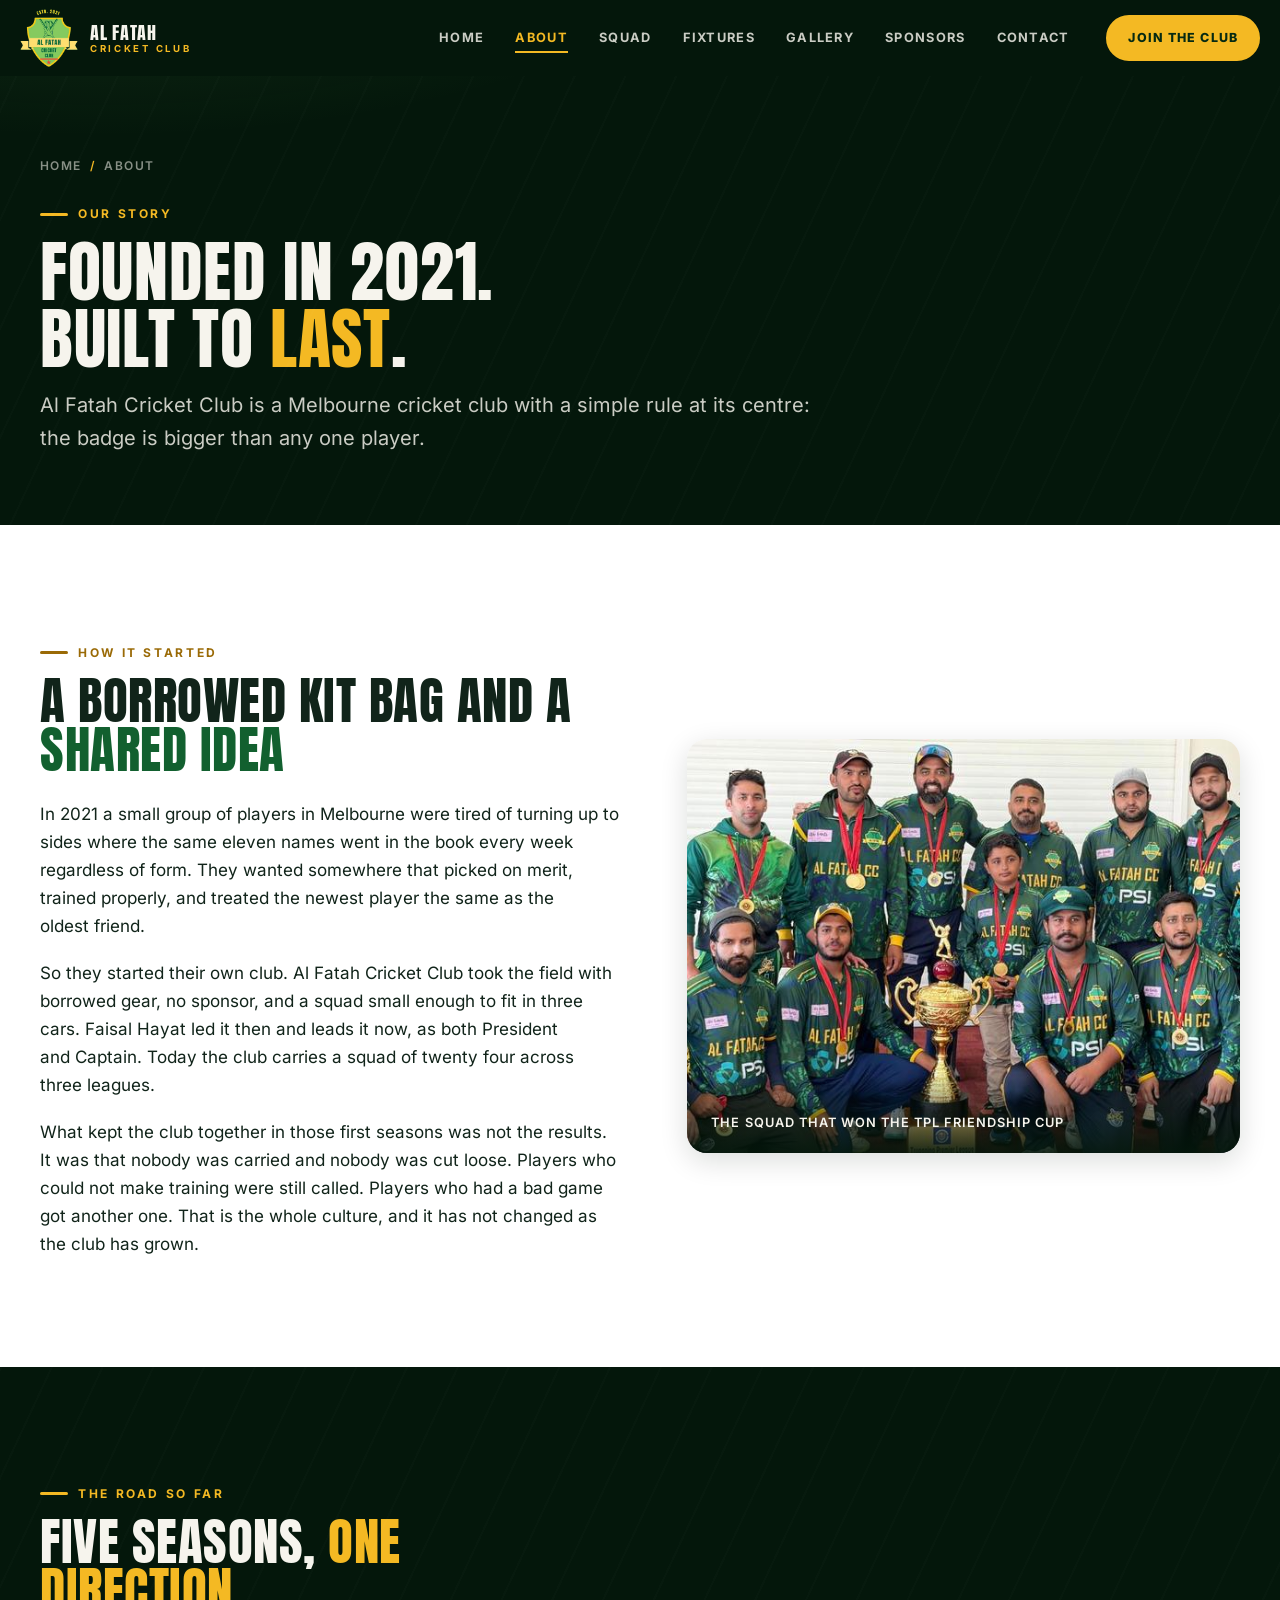
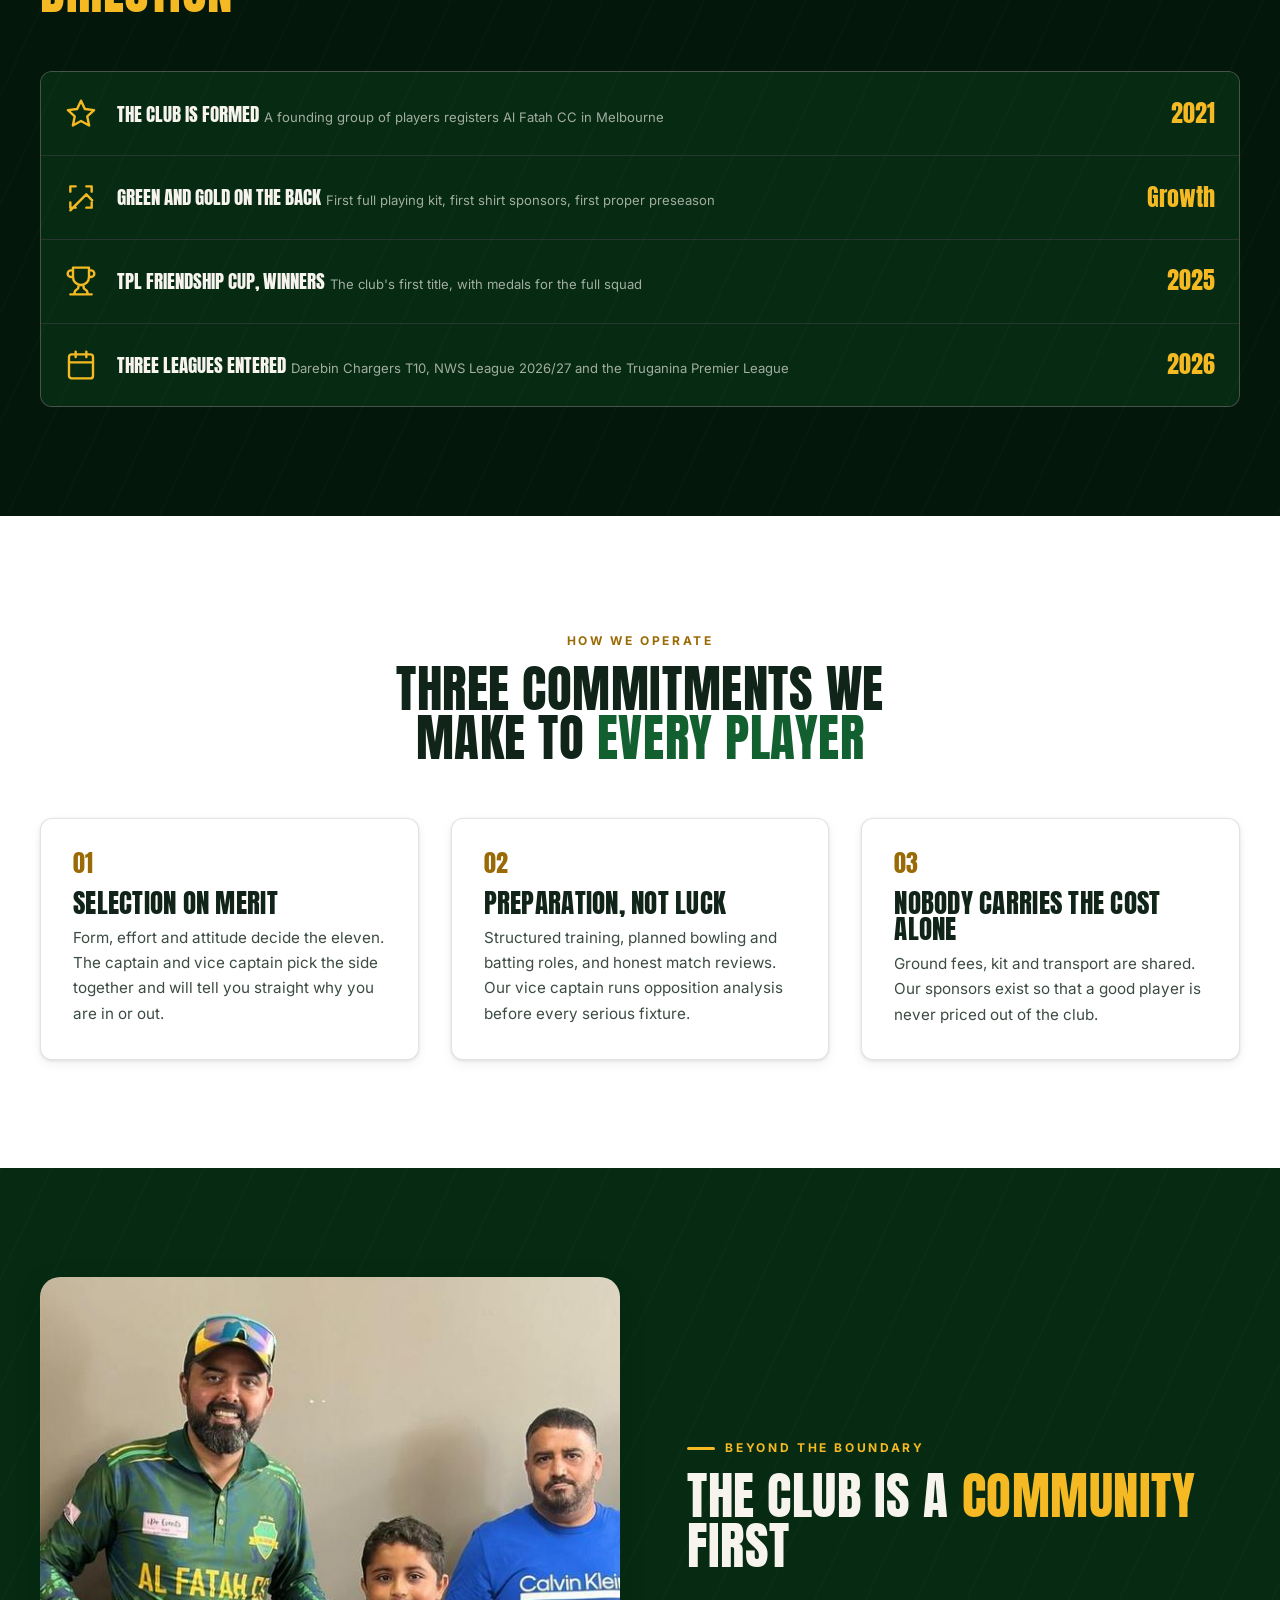
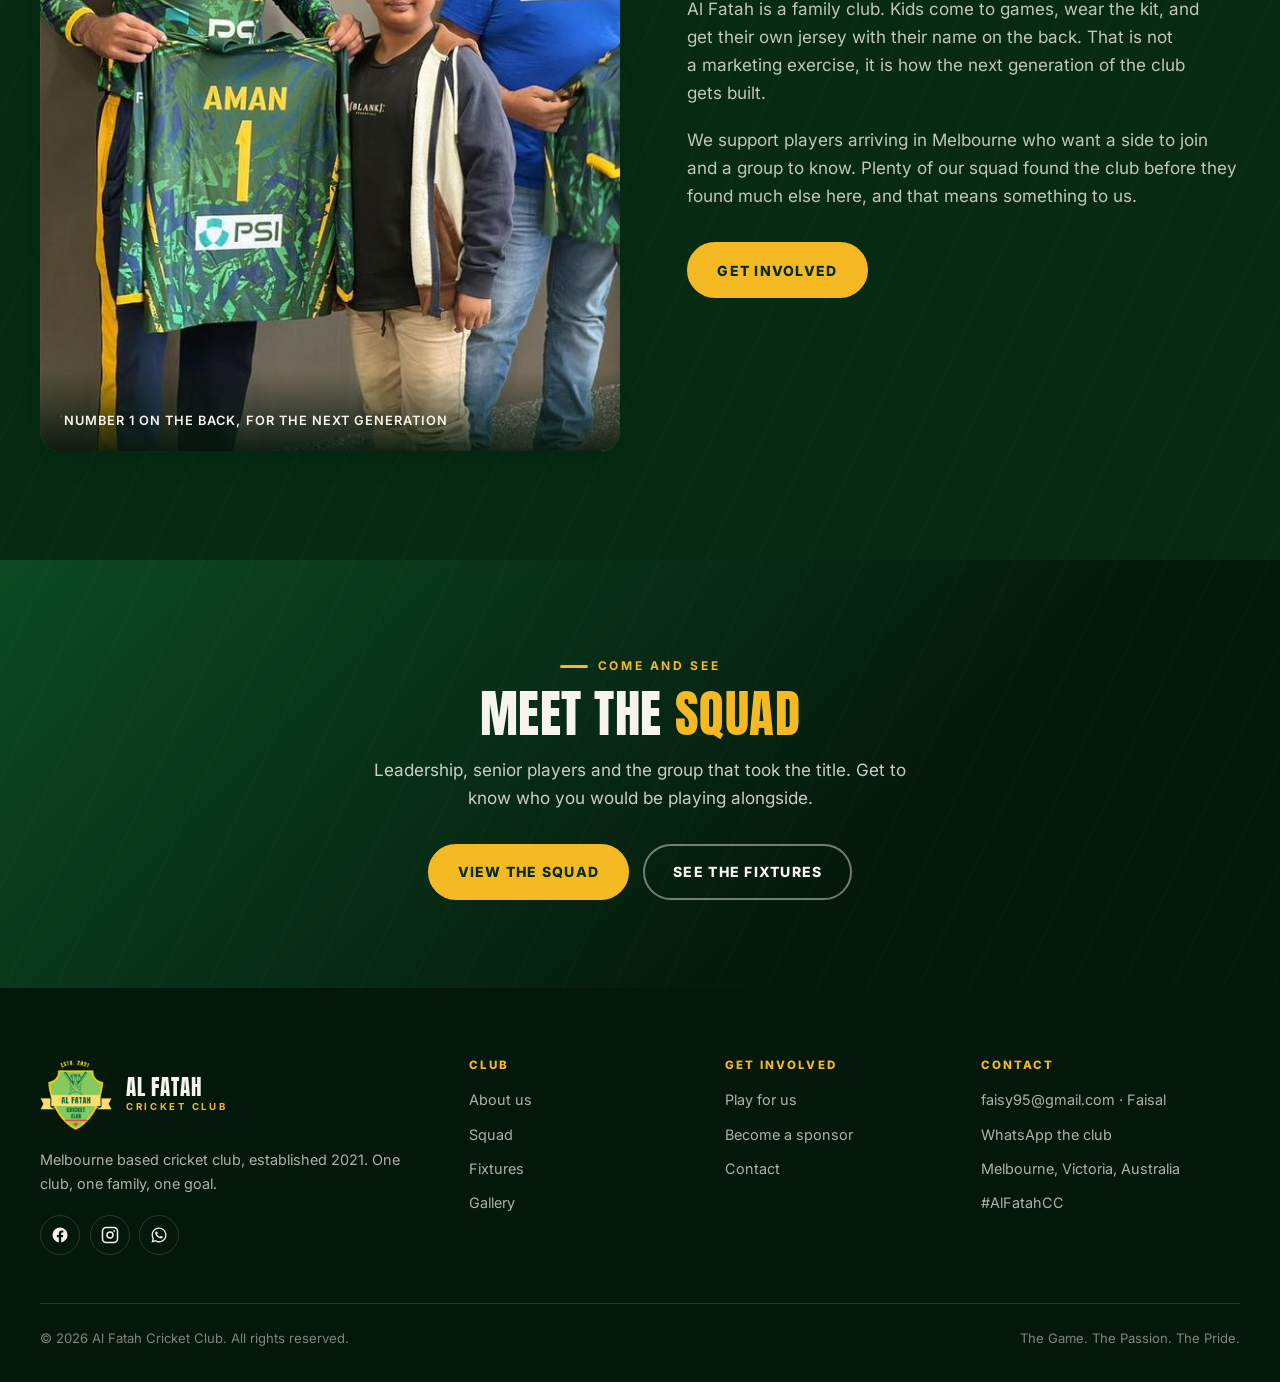
<file: about.html>
<!DOCTYPE html>
<html lang="en-AU">
<head>
<meta charset="utf-8">
<script>document.documentElement.classList.add("js");setTimeout(function(){if(!window.__afccReady){document.documentElement.classList.remove("js");}},3000);</script>
<meta name="viewport" content="width=device-width, initial-scale=1">
<title>About Us | Al Fatah Cricket Club</title>
<meta name="description" content="The story of Al Fatah Cricket Club: founded in Melbourne in 2021, built on loyalty and merit, now TPL Friendship Cup winners competing across three Melbourne leagues.">
<link rel="canonical" href="https://alfatahcc.com/about.html">
<meta name="theme-color" content="#04170B">
<meta property="og:type" content="website">
<meta property="og:site_name" content="Al Fatah Cricket Club">
<meta property="og:title" content="About Al Fatah Cricket Club">
<meta property="og:description" content="Founded in Melbourne in 2021. One club, one family, one goal.">
<meta property="og:url" content="https://alfatahcc.com/about.html">
<meta property="og:image" content="https://alfatahcc.com/assets/img/og-image.jpg">
<meta name="twitter:card" content="summary_large_image">
<link rel="icon" href="favicon.ico" sizes="32x32">
<link rel="apple-touch-icon" href="assets/img/apple-touch-icon.png">
<link rel="preload" as="font" type="font/woff2" href="assets/fonts/anton-latin.woff2" crossorigin>
<link rel="preload" as="font" type="font/woff2" href="assets/fonts/inter-latin.woff2" crossorigin>
<link rel="stylesheet" href="assets/css/styles.css">
</head>
<body>
<a class="skip-link" href="#main">Skip to content</a>

<header class="site-header always-solid">
  <div class="header-inner">
    <a class="brand" href="index.html" aria-label="Al Fatah Cricket Club home">
      <img src="assets/img/logo.png" alt="" width="58" height="57">
      <span class="brand-text"><span class="brand-name">Al Fatah</span><span class="brand-sub">Cricket Club</span></span>
    </a>
    <nav class="nav" aria-label="Primary">
      <ul class="nav-list">
        <li><a href="index.html">Home</a></li>
        <li><a href="about.html" aria-current="page">About</a></li>
        <li><a href="squad.html">Squad</a></li>
        <li><a href="fixtures.html">Fixtures</a></li>
        <li><a href="gallery.html">Gallery</a></li>
        <li><a href="sponsors.html">Sponsors</a></li>
        <li><a href="contact.html">Contact</a></li>
      </ul>
    </nav>
    <a class="btn btn-sm header-cta" href="contact.html#join">Join the Club</a>
    <button class="nav-toggle" type="button" aria-expanded="false" aria-controls="mobile-nav" aria-label="Open menu"><span></span><span></span><span></span></button>
  </div>
</header>

<div class="mobile-nav" id="mobile-nav">
  <ul>
    <li><a href="index.html">Home <span>01</span></a></li>
    <li><a href="about.html" aria-current="page">About <span>02</span></a></li>
    <li><a href="squad.html">Squad <span>03</span></a></li>
    <li><a href="fixtures.html">Fixtures <span>04</span></a></li>
    <li><a href="gallery.html">Gallery <span>05</span></a></li>
    <li><a href="sponsors.html">Sponsors <span>06</span></a></li>
    <li><a href="contact.html">Contact <span>07</span></a></li>
  </ul>
  <a class="btn" href="contact.html#join">Join the Club</a>
</div>

<main id="main">

  <section class="page-hero">
    <div class="stripes" aria-hidden="true"></div>
    <div class="shell">
      <nav class="crumbs" aria-label="Breadcrumb">
        <a href="index.html">Home</a><span aria-hidden="true">/</span><span>About</span>
      </nav>
      <p class="eyebrow">Our story</p>
      <h1>Founded in 2021.<br>Built to <span style="color:var(--gold)">last</span>.</h1>
      <p class="lead">
        Al Fatah Cricket Club is a Melbourne cricket club with a simple rule at its centre:
        the badge is bigger than any one player.
      </p>
    </div>
  </section>

  <section class="section section-paper">
    <div class="shell">
      <div class="split-media">
        <div class="reveal">
          <p class="eyebrow">How it started</p>
          <h2 class="section-title">A borrowed kit bag and a <span class="accent">shared idea</span></h2>
          <div class="stack" style="margin-top:1.5rem">
            <p>
              In 2021 a small group of players in Melbourne were tired of turning up to sides
              where the same eleven names went in the book every week regardless of form.
              They wanted somewhere that picked on merit, trained properly, and treated the
              newest player the same as the oldest friend.
            </p>
            <p>
              So they started their own club. Al Fatah Cricket Club took the field with
              borrowed gear, no sponsor, and a squad small enough to fit in three cars.
              Faisal Hayat led it then and leads it now, as both President and Captain. Today the club carries a squad of twenty four across three leagues.
            </p>
            <p>
              What kept the club together in those first seasons was not the results. It was
              that nobody was carried and nobody was cut loose. Players who could not make
              training were still called. Players who had a bad game got another one. That is
              the whole culture, and it has not changed as the club has grown.
            </p>
          </div>
        </div>
        <figure class="split-figure reveal" data-delay="1">
          <img src="assets/img/team-champions-thumb.jpg" alt="Al Fatah Cricket Club squad with the TPL Friendship Cup and medals" width="1000" height="750" loading="lazy">
          <figcaption>The squad that won the TPL Friendship Cup</figcaption>
        </figure>
      </div>
    </div>
  </section>

  <!-- Timeline -->
  <section class="section section-deep">
    <div class="stripes" aria-hidden="true"></div>
    <div class="shell">
      <div class="section-head reveal">
        <p class="eyebrow">The road so far</p>
        <h2 class="section-title">Five seasons, <span class="accent">one direction</span></h2>
      </div>

      <ul class="honours reveal">
        <li class="honour">
          <span class="honour-icon" aria-hidden="true">
            <svg viewBox="0 0 24 24" width="32" height="32" fill="none" stroke="currentColor" stroke-width="1.8" stroke-linecap="round" stroke-linejoin="round"><path d="M12 2l2.9 6.3 6.9.8-5.1 4.7 1.4 6.8L12 17.3 5.9 20.6l1.4-6.8L2.2 9.1l6.9-.8z"/></svg>
          </span>
          <span>
            <span class="honour-title">The club is formed</span>
            <span class="honour-sub">A founding group of players registers Al Fatah CC in Melbourne</span>
          </span>
          <span class="honour-year">2021</span>
        </li>
        <li class="honour">
          <span class="honour-icon" aria-hidden="true">
            <svg viewBox="0 0 24 24" width="32" height="32" fill="none" stroke="currentColor" stroke-width="1.8" stroke-linecap="round" stroke-linejoin="round"><path d="M20.4 14.5 16 10 4 22M16 4h4v4M8 4H4v4M4 16v4h4M16 20h4v-4"/></svg>
          </span>
          <span>
            <span class="honour-title">Green and gold on the back</span>
            <span class="honour-sub">First full playing kit, first shirt sponsors, first proper preseason</span>
          </span>
          <span class="honour-year">Growth</span>
        </li>
        <li class="honour">
          <span class="honour-icon" aria-hidden="true">
            <svg viewBox="0 0 24 24" width="32" height="32" fill="none" stroke="currentColor" stroke-width="1.8" stroke-linecap="round" stroke-linejoin="round"><path d="M6 9H4.5a2.5 2.5 0 0 1 0-5H6M18 9h1.5a2.5 2.5 0 0 0 0-5H18M4 22h16M10 14.66V17c0 .55-.47.98-.97 1.21C7.85 18.75 7 20.24 7 22M14 14.66V17c0 .55.47.98.97 1.21C16.15 18.75 17 20.24 17 22M18 2H6v7a6 6 0 0 0 12 0V2z"/></svg>
          </span>
          <span>
            <span class="honour-title">TPL Friendship Cup, Winners</span>
            <span class="honour-sub">The club's first title, with medals for the full squad</span>
          </span>
          <span class="honour-year">2025</span>
        </li>
        <li class="honour">
          <span class="honour-icon" aria-hidden="true">
            <svg viewBox="0 0 24 24" width="32" height="32" fill="none" stroke="currentColor" stroke-width="1.8" stroke-linecap="round" stroke-linejoin="round"><rect x="3" y="4" width="18" height="18" rx="2"/><path d="M16 2v4M8 2v4M3 10h18"/></svg>
          </span>
          <span>
            <span class="honour-title">Three leagues entered</span>
            <span class="honour-sub">Darebin Chargers T10, NWS League 2026/27 and the Truganina Premier League</span>
          </span>
          <span class="honour-year">2026</span>
        </li>
      </ul>
    </div>
  </section>

  <!-- How we play -->
  <section class="section section-paper">
    <div class="shell">
      <div class="section-head center reveal">
        <p class="eyebrow">How we operate</p>
        <h2 class="section-title">Three commitments we make to <span class="accent">every player</span></h2>
      </div>
      <div class="grid grid-3">
        <div class="card reveal">
          <span class="value-num">01</span>
          <h3>Selection on merit</h3>
          <p>
            Form, effort and attitude decide the eleven. The captain and vice captain pick
            the side together and will tell you straight why you are in or out.
          </p>
        </div>
        <div class="card reveal" data-delay="1">
          <span class="value-num">02</span>
          <h3>Preparation, not luck</h3>
          <p>
            Structured training, planned bowling and batting roles, and honest match reviews.
            Our vice captain runs opposition analysis before every serious fixture.
          </p>
        </div>
        <div class="card reveal" data-delay="2">
          <span class="value-num">03</span>
          <h3>Nobody carries the cost alone</h3>
          <p>
            Ground fees, kit and transport are shared. Our sponsors exist so that a good
            player is never priced out of the club.
          </p>
        </div>
      </div>
    </div>
  </section>

  <!-- Community -->
  <section class="section section-dark">
    <div class="stripes" aria-hidden="true"></div>
    <div class="shell">
      <div class="split-media reverse">
        <div class="reveal">
          <p class="eyebrow">Beyond the boundary</p>
          <h2 class="section-title">The club is a <span class="accent">community</span> first</h2>
          <div class="stack" style="margin-top:1.5rem">
            <p>
              Al Fatah is a family club. Kids come to games, wear the kit, and get their own
              jersey with their name on the back. That is not a marketing exercise, it is how
              the next generation of the club gets built.
            </p>
            <p>
              We support players arriving in Melbourne who want a side to join and a group to
              know. Plenty of our squad found the club before they found much else here, and
              that means something to us.
            </p>
          </div>
          <p style="margin-top:2rem">
            <a class="btn" href="contact.html#join">Get involved</a>
          </p>
        </div>
        <figure class="split-figure reveal" data-delay="1">
          <img src="assets/img/jersey-presentation-thumb.jpg" alt="A junior supporter receiving an Al Fatah Cricket Club jersey" width="1200" height="1600" loading="lazy">
          <figcaption>Number 1 on the back, for the next generation</figcaption>
        </figure>
      </div>
    </div>
  </section>

  <section class="cta-band">
    <div class="stripes" aria-hidden="true"></div>
    <div class="shell">
      <p class="eyebrow" style="justify-content:center">Come and see</p>
      <h2>Meet the <span class="accent">squad</span></h2>
      <p>Leadership, senior players and the group that took the title. Get to know who you would be playing alongside.</p>
      <div class="cta-actions">
        <a class="btn" href="squad.html">View the squad</a>
        <a class="btn btn-outline" href="fixtures.html">See the fixtures</a>
      </div>
    </div>
  </section>

</main>

<footer class="site-footer">
  <div class="shell">
    <div class="footer-grid">
      <div>
        <div class="footer-brand">
          <img src="assets/img/logo.png" alt="" width="72" height="71">
          <span class="brand-text"><span class="brand-name">Al Fatah</span><span class="brand-sub">Cricket Club</span></span>
        </div>
        <p>Melbourne based cricket club, established 2021. One club, one family, one goal.</p>
        <div class="socials">
          <a href="https://www.facebook.com/people/Al-Fatah-Cricket-Club/100093400394322/" aria-label="Al Fatah CC on Facebook" rel="noopener" target="_blank"><svg viewBox="0 0 24 24" fill="currentColor" aria-hidden="true"><path d="M22 12a10 10 0 1 0-11.56 9.88v-6.99H7.9V12h2.54V9.8c0-2.5 1.49-3.89 3.77-3.89 1.1 0 2.24.2 2.24.2v2.46h-1.26c-1.24 0-1.63.77-1.63 1.56V12h2.78l-.44 2.89h-2.34v6.99A10 10 0 0 0 22 12z"/></svg></a>
          <a href="https://www.instagram.com/alfatahcc/" aria-label="Al Fatah CC on Instagram" rel="noopener" target="_blank"><svg viewBox="0 0 24 24" fill="none" stroke="currentColor" stroke-width="2" aria-hidden="true"><rect x="2" y="2" width="20" height="20" rx="5"/><circle cx="12" cy="12" r="4"/><circle cx="17.5" cy="6.5" r="1.2" fill="currentColor" stroke="none"/></svg></a>
          <a href="https://wa.me/61403053888" aria-label="Al Fatah CC on WhatsApp" rel="noopener"><svg viewBox="0 0 24 24" fill="currentColor" aria-hidden="true"><path d="M12.04 2C6.58 2 2.13 6.45 2.13 11.91c0 1.75.46 3.45 1.32 4.95L2 22l5.25-1.38a9.87 9.87 0 0 0 4.79 1.22h.01c5.46 0 9.91-4.45 9.91-9.91 0-2.65-1.03-5.14-2.9-7.01A9.82 9.82 0 0 0 12.04 2zm0 18.15h-.01a8.2 8.2 0 0 1-4.18-1.15l-.3-.18-3.11.82.83-3.04-.2-.31a8.2 8.2 0 0 1-1.26-4.38c0-4.54 3.7-8.23 8.24-8.23 2.2 0 4.27.86 5.82 2.42a8.18 8.18 0 0 1 2.41 5.82c0 4.54-3.7 8.23-8.24 8.23zm4.52-6.16c-.25-.13-1.47-.72-1.69-.8-.23-.09-.39-.13-.56.12-.16.25-.64.8-.79.97-.14.16-.29.19-.54.06-.25-.12-1.05-.38-1.99-1.23-.74-.65-1.24-1.46-1.38-1.71-.15-.25-.02-.38.11-.51.11-.11.25-.29.37-.43.13-.15.17-.25.25-.41.09-.17.04-.31-.02-.44-.06-.12-.56-1.35-.77-1.85-.2-.48-.4-.42-.56-.43h-.47c-.16 0-.43.06-.65.31-.23.25-.86.84-.86 2.05s.88 2.38 1 2.54c.13.17 1.74 2.66 4.21 3.73.59.25 1.05.4 1.4.52.59.19 1.13.16 1.55.1.47-.07 1.47-.6 1.67-1.18.21-.58.21-1.07.15-1.18-.06-.11-.23-.17-.48-.29z"/></svg></a>
        </div>
      </div>
      <div class="footer-col"><h3>Club</h3><ul>
        <li><a href="about.html">About us</a></li><li><a href="squad.html">Squad</a></li>
        <li><a href="fixtures.html">Fixtures</a></li><li><a href="gallery.html">Gallery</a></li></ul></div>
      <div class="footer-col"><h3>Get involved</h3><ul>
        <li><a href="contact.html#join">Play for us</a></li><li><a href="sponsors.html">Become a sponsor</a></li>
        <li><a href="contact.html">Contact</a></li></ul></div>
      <div class="footer-col"><h3>Contact</h3><ul>
        <li><a href="mailto:faisy95@gmail.com">faisy95@gmail.com &middot; Faisal</a></li>
        <li><a href="https://wa.me/61403053888" rel="noopener">WhatsApp the club</a></li>
        <li>Melbourne, Victoria, Australia</li><li>#AlFatahCC</li></ul></div>
    </div>
    <div class="footer-bottom">
      <p>&copy; <span data-year>2026</span> Al Fatah Cricket Club. All rights reserved.</p>
      <p>The Game. The Passion. The Pride.</p>
    </div>
  </div>
</footer>

<script src="assets/js/main.js" defer></script>
</body>
</html>
</file>
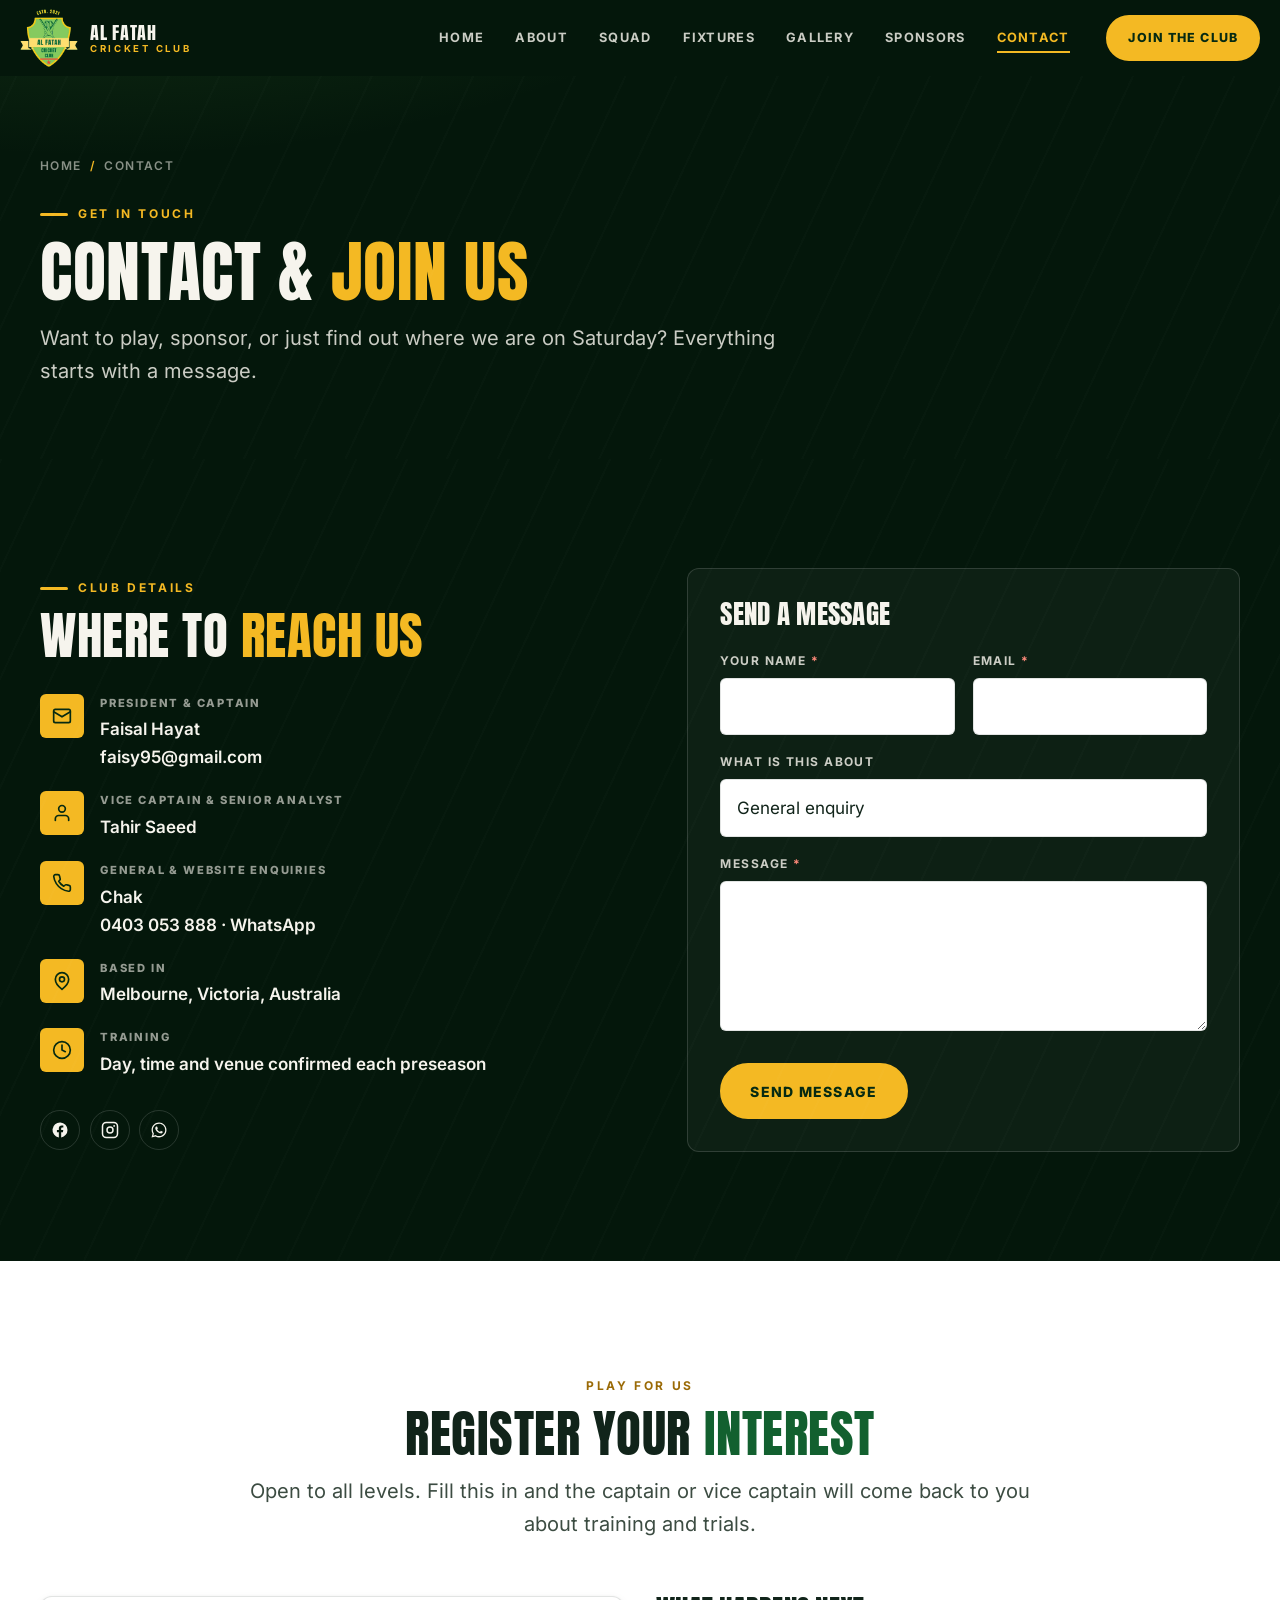
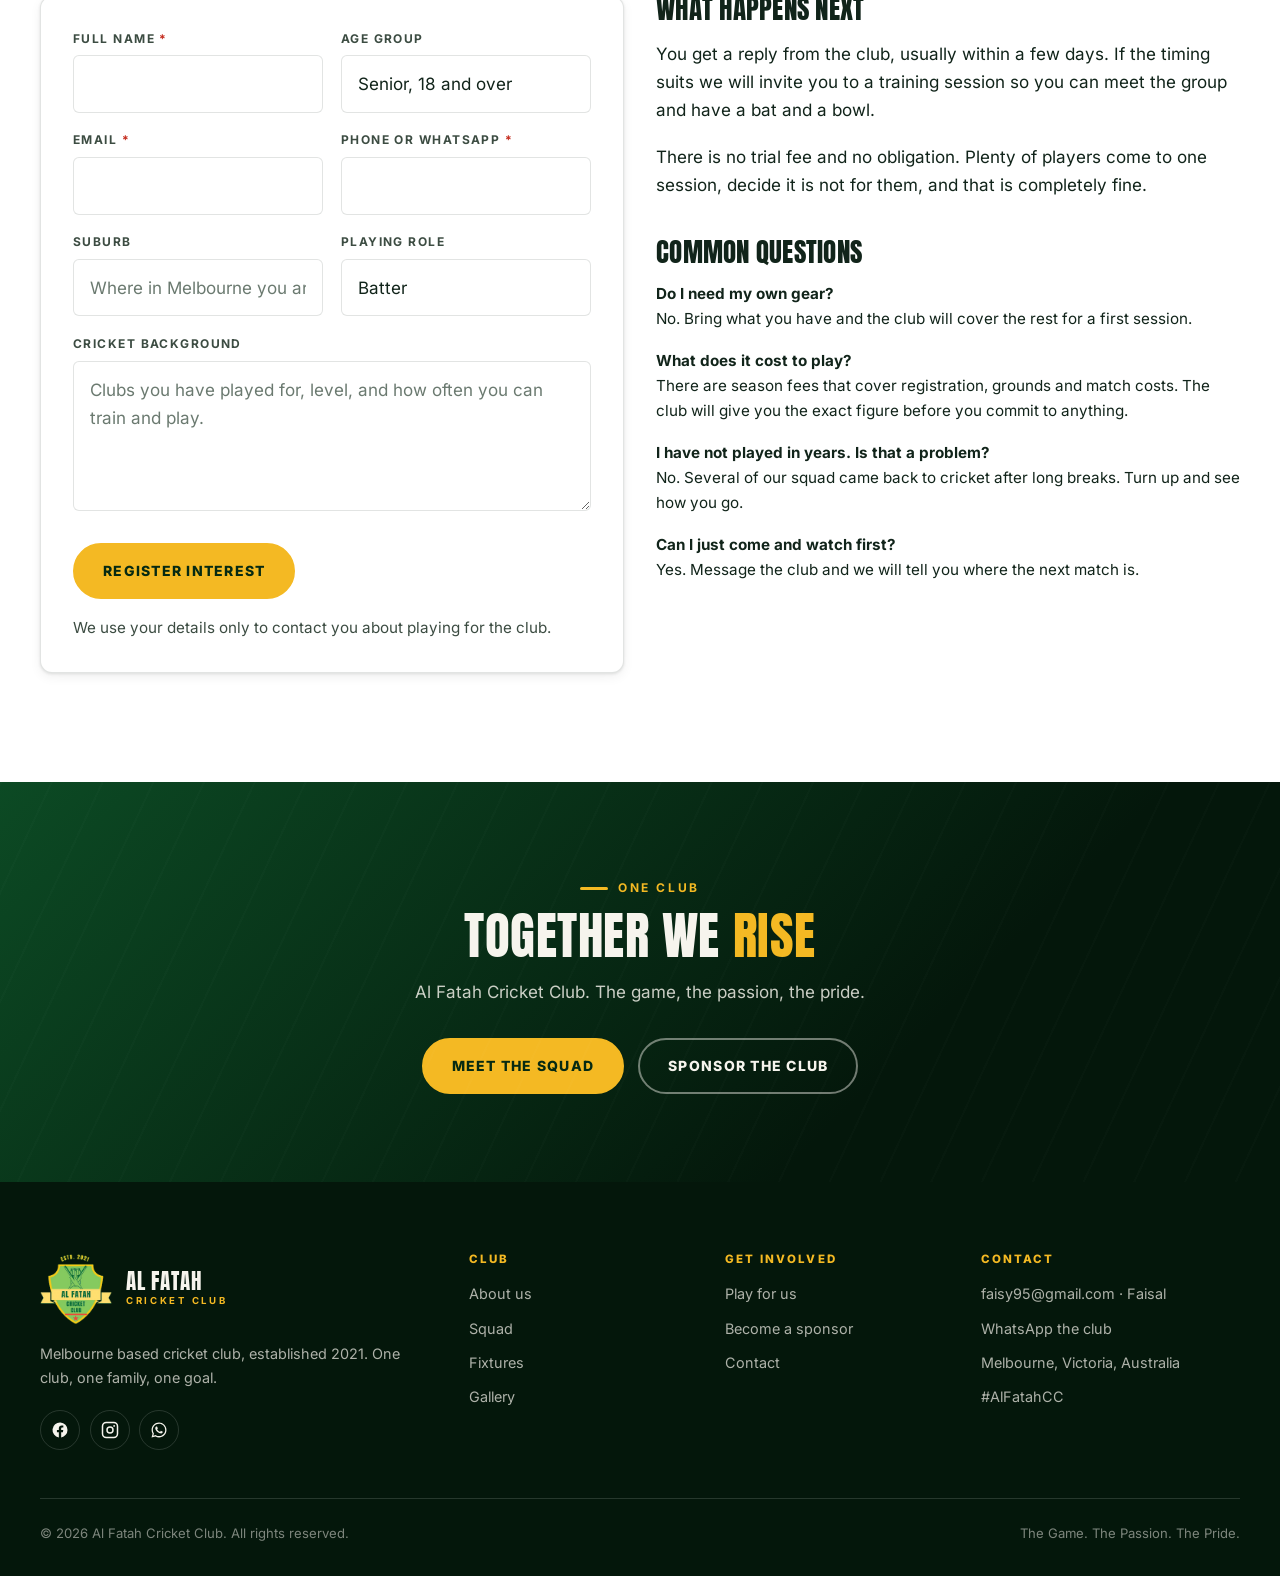
<file: contact.html>
<!DOCTYPE html>
<html lang="en-AU">
<head>
<meta charset="utf-8">
<script>document.documentElement.classList.add("js");setTimeout(function(){if(!window.__afccReady){document.documentElement.classList.remove("js");}},3000);</script>
<meta name="viewport" content="width=device-width, initial-scale=1">
<title>Contact &amp; Join Us | Al Fatah Cricket Club</title>
<meta name="description" content="Get in touch with Al Fatah Cricket Club in Melbourne. Register your interest to play, ask about training and trials, or contact the club committee.">
<link rel="canonical" href="https://alfatahcc.com/contact.html">
<meta name="theme-color" content="#04170B">
<meta property="og:type" content="website">
<meta property="og:site_name" content="Al Fatah Cricket Club">
<meta property="og:title" content="Contact and Join Us | Al Fatah Cricket Club">
<meta property="og:description" content="Play for Al Fatah CC. Trials, training and club contact details.">
<meta property="og:url" content="https://alfatahcc.com/contact.html">
<meta property="og:image" content="https://alfatahcc.com/assets/img/og-image.jpg">
<meta name="twitter:card" content="summary_large_image">
<link rel="icon" href="favicon.ico" sizes="32x32">
<link rel="apple-touch-icon" href="assets/img/apple-touch-icon.png">
<link rel="preload" as="font" type="font/woff2" href="assets/fonts/anton-latin.woff2" crossorigin>
<link rel="preload" as="font" type="font/woff2" href="assets/fonts/inter-latin.woff2" crossorigin>
<link rel="stylesheet" href="assets/css/styles.css">
</head>
<body>
<a class="skip-link" href="#main">Skip to content</a>

<header class="site-header always-solid">
  <div class="header-inner">
    <a class="brand" href="index.html" aria-label="Al Fatah Cricket Club home">
      <img src="assets/img/logo.png" alt="" width="58" height="57">
      <span class="brand-text"><span class="brand-name">Al Fatah</span><span class="brand-sub">Cricket Club</span></span>
    </a>
    <nav class="nav" aria-label="Primary">
      <ul class="nav-list">
        <li><a href="index.html">Home</a></li>
        <li><a href="about.html">About</a></li>
        <li><a href="squad.html">Squad</a></li>
        <li><a href="fixtures.html">Fixtures</a></li>
        <li><a href="gallery.html">Gallery</a></li>
        <li><a href="sponsors.html">Sponsors</a></li>
        <li><a href="contact.html" aria-current="page">Contact</a></li>
      </ul>
    </nav>
    <a class="btn btn-sm header-cta" href="#join">Join the Club</a>
    <button class="nav-toggle" type="button" aria-expanded="false" aria-controls="mobile-nav" aria-label="Open menu"><span></span><span></span><span></span></button>
  </div>
</header>

<div class="mobile-nav" id="mobile-nav">
  <ul>
    <li><a href="index.html">Home <span>01</span></a></li>
    <li><a href="about.html">About <span>02</span></a></li>
    <li><a href="squad.html">Squad <span>03</span></a></li>
    <li><a href="fixtures.html">Fixtures <span>04</span></a></li>
    <li><a href="gallery.html">Gallery <span>05</span></a></li>
    <li><a href="sponsors.html">Sponsors <span>06</span></a></li>
    <li><a href="contact.html" aria-current="page">Contact <span>07</span></a></li>
  </ul>
  <a class="btn" href="#join">Join the Club</a>
</div>

<main id="main">

  <section class="page-hero">
    <div class="stripes" aria-hidden="true"></div>
    <div class="shell">
      <nav class="crumbs" aria-label="Breadcrumb">
        <a href="index.html">Home</a><span aria-hidden="true">/</span><span>Contact</span>
      </nav>
      <p class="eyebrow">Get in touch</p>
      <h1>Contact &amp; <span style="color:var(--gold)">join us</span></h1>
      <p class="lead">
        Want to play, sponsor, or just find out where we are on Saturday? Everything starts
        with a message.
      </p>
    </div>
  </section>

  <!-- Contact details + general form -->
  <section class="section section-deep">
    <div class="stripes" aria-hidden="true"></div>
    <div class="shell">
      <div class="split-media">
        <div class="reveal">
          <p class="eyebrow">Club details</p>
          <h2 class="section-title">Where to <span class="accent">reach us</span></h2>

          <ul class="info-list" style="margin-top:2rem">
            <li>
              <span class="info-icon" aria-hidden="true">
                <svg viewBox="0 0 24 24" fill="none" stroke="currentColor" stroke-width="2" stroke-linecap="round" stroke-linejoin="round"><rect x="2" y="4" width="20" height="16" rx="2"/><path d="m2 7 10 6 10-6"/></svg>
              </span>
              <span>
                <span class="info-label">President &amp; Captain</span>
                <span class="info-value">Faisal Hayat<br>
                  <a href="mailto:faisy95@gmail.com">faisy95@gmail.com</a>
                </span>
              </span>
            </li>
            <li>
              <span class="info-icon" aria-hidden="true">
                <svg viewBox="0 0 24 24" fill="none" stroke="currentColor" stroke-width="2" stroke-linecap="round" stroke-linejoin="round"><path d="M20 21v-2a4 4 0 0 0-4-4H8a4 4 0 0 0-4 4v2"/><circle cx="12" cy="7" r="4"/></svg>
              </span>
              <span>
                <span class="info-label">Vice Captain &amp; Senior Analyst</span>
                <span class="info-value">Tahir Saeed</span>
              </span>
            </li>
            <li>
              <span class="info-icon" aria-hidden="true">
                <svg viewBox="0 0 24 24" fill="none" stroke="currentColor" stroke-width="2" stroke-linecap="round" stroke-linejoin="round"><path d="M22 16.9v3a2 2 0 0 1-2.2 2 19.8 19.8 0 0 1-8.6-3.1 19.5 19.5 0 0 1-6-6A19.8 19.8 0 0 1 2.1 4.2 2 2 0 0 1 4.1 2h3a2 2 0 0 1 2 1.7c.1 1 .4 1.9.7 2.8a2 2 0 0 1-.5 2.1L8.1 9.9a16 16 0 0 0 6 6l1.3-1.2a2 2 0 0 1 2.1-.5c.9.3 1.8.6 2.8.7a2 2 0 0 1 1.7 2z"/></svg>
              </span>
              <span>
                <span class="info-label">General &amp; website enquiries</span>
                <span class="info-value">Chak<br>
                  <a href="tel:+61403053888">0403 053 888</a> &middot;
                  <a href="https://wa.me/61403053888" rel="noopener">WhatsApp</a>
                </span>
              </span>
            </li>
            <li>
              <span class="info-icon" aria-hidden="true">
                <svg viewBox="0 0 24 24" fill="none" stroke="currentColor" stroke-width="2" stroke-linecap="round" stroke-linejoin="round"><path d="M20 10c0 6-8 12-8 12s-8-6-8-12a8 8 0 0 1 16 0z"/><circle cx="12" cy="10" r="3"/></svg>
              </span>
              <span>
                <span class="info-label">Based in</span>
                <span class="info-value">Melbourne, Victoria, Australia</span>
              </span>
            </li>
            <li>
              <span class="info-icon" aria-hidden="true">
                <svg viewBox="0 0 24 24" fill="none" stroke="currentColor" stroke-width="2" stroke-linecap="round" stroke-linejoin="round"><circle cx="12" cy="12" r="10"/><path d="M12 6v6l4 2"/></svg>
              </span>
              <span>
                <span class="info-label">Training</span>
                <span class="info-value">Day, time and venue confirmed each preseason</span>
              </span>
            </li>
          </ul>

          <div class="socials" style="margin-top:2rem">
          <a href="https://www.facebook.com/people/Al-Fatah-Cricket-Club/100093400394322/" aria-label="Al Fatah CC on Facebook" rel="noopener" target="_blank"><svg viewBox="0 0 24 24" fill="currentColor" aria-hidden="true"><path d="M22 12a10 10 0 1 0-11.56 9.88v-6.99H7.9V12h2.54V9.8c0-2.5 1.49-3.89 3.77-3.89 1.1 0 2.24.2 2.24.2v2.46h-1.26c-1.24 0-1.63.77-1.63 1.56V12h2.78l-.44 2.89h-2.34v6.99A10 10 0 0 0 22 12z"/></svg></a>
          <a href="https://www.instagram.com/alfatahcc/" aria-label="Al Fatah CC on Instagram" rel="noopener" target="_blank"><svg viewBox="0 0 24 24" fill="none" stroke="currentColor" stroke-width="2" aria-hidden="true"><rect x="2" y="2" width="20" height="20" rx="5"/><circle cx="12" cy="12" r="4"/><circle cx="17.5" cy="6.5" r="1.2" fill="currentColor" stroke="none"/></svg></a>
            <a href="https://wa.me/61403053888" aria-label="Al Fatah CC on WhatsApp" rel="noopener"><svg viewBox="0 0 24 24" fill="currentColor" aria-hidden="true"><path d="M12.04 2C6.58 2 2.13 6.45 2.13 11.91c0 1.75.46 3.45 1.32 4.95L2 22l5.25-1.38a9.87 9.87 0 0 0 4.79 1.22h.01c5.46 0 9.91-4.45 9.91-9.91 0-2.65-1.03-5.14-2.9-7.01A9.82 9.82 0 0 0 12.04 2zm0 18.15h-.01a8.2 8.2 0 0 1-4.18-1.15l-.3-.18-3.11.82.83-3.04-.2-.31a8.2 8.2 0 0 1-1.26-4.38c0-4.54 3.7-8.23 8.24-8.23 2.2 0 4.27.86 5.82 2.42a8.18 8.18 0 0 1 2.41 5.82c0 4.54-3.7 8.23-8.24 8.23zm4.52-6.16c-.25-.13-1.47-.72-1.69-.8-.23-.09-.39-.13-.56.12-.16.25-.64.8-.79.97-.14.16-.29.19-.54.06-.25-.12-1.05-.38-1.99-1.23-.74-.65-1.24-1.46-1.38-1.71-.15-.25-.02-.38.11-.51.11-.11.25-.29.37-.43.13-.15.17-.25.25-.41.09-.17.04-.31-.02-.44-.06-.12-.56-1.35-.77-1.85-.2-.48-.4-.42-.56-.43h-.47c-.16 0-.43.06-.65.31-.23.25-.86.84-.86 2.05s.88 2.38 1 2.54c.13.17 1.74 2.66 4.21 3.73.59.25 1.05.4 1.4.52.59.19 1.13.16 1.55.1.47-.07 1.47-.6 1.67-1.18.21-.58.21-1.07.15-1.18-.06-.11-.23-.17-.48-.29z"/></svg></a>
          </div>
        </div>

        <div class="card reveal" data-delay="1">
          <h3 style="margin-bottom:1.5rem">Send a message</h3>
          <form data-form data-subject="Website enquiry" data-whatsapp="61403053888" novalidate>
            <div class="form-grid">
              <div class="field">
                <label for="c-name">Your name <span class="req">*</span></label>
                <input type="text" id="c-name" name="name" required autocomplete="name">
              </div>
              <div class="field">
                <label for="c-email">Email <span class="req">*</span></label>
                <input type="email" id="c-email" name="email" required autocomplete="email">
              </div>
              <div class="field full">
                <label for="c-subject">What is this about</label>
                <select id="c-subject" name="topic">
                  <option>General enquiry</option>
                  <option>Playing for the club</option>
                  <option>Sponsorship</option>
                  <option>Match or ground details</option>
                  <option>Media or photos</option>
                </select>
              </div>
              <div class="field full">
                <label for="c-message">Message <span class="req">*</span></label>
                <textarea id="c-message" name="message" required></textarea>
              </div>
            </div>
            <p style="margin-top:1.5rem"><button class="btn" type="submit">Send message</button></p>
            <p class="form-status" role="status" aria-live="polite"></p>
          </form>
        </div>
      </div>
    </div>
  </section>

  <!-- Join -->
  <section class="section section-paper" id="join">
    <div class="shell">
      <div class="section-head center reveal">
        <p class="eyebrow">Play for us</p>
        <h2 class="section-title">Register your <span class="accent">interest</span></h2>
        <p class="lead" style="margin-top:1rem;margin-inline:auto">
          Open to all levels. Fill this in and the captain or vice captain will come back to
          you about training and trials.
        </p>
      </div>

      <div class="grid grid-2" style="align-items:start">
        <div class="card reveal">
          <form data-form data-subject="Player registration of interest" data-mailto="faisy95@gmail.com" novalidate>
            <div class="form-grid">
              <div class="field">
                <label for="j-name">Full name <span class="req">*</span></label>
                <input type="text" id="j-name" name="full_name" required autocomplete="name">
              </div>
              <div class="field">
                <label for="j-age">Age group</label>
                <select id="j-age" name="age_group">
                  <option>Senior, 18 and over</option>
                  <option>Junior, under 18</option>
                </select>
              </div>
              <div class="field">
                <label for="j-email">Email <span class="req">*</span></label>
                <input type="email" id="j-email" name="email" required autocomplete="email">
              </div>
              <div class="field">
                <label for="j-phone">Phone or WhatsApp <span class="req">*</span></label>
                <input type="tel" id="j-phone" name="phone" required autocomplete="tel">
              </div>
              <div class="field">
                <label for="j-suburb">Suburb</label>
                <input type="text" id="j-suburb" name="suburb" placeholder="Where in Melbourne you are based">
              </div>
              <div class="field">
                <label for="j-role">Playing role</label>
                <select id="j-role" name="playing_role">
                  <option>Batter</option>
                  <option>Bowler, pace</option>
                  <option>Bowler, spin</option>
                  <option>All rounder</option>
                  <option>Wicket keeper</option>
                  <option>Not sure yet</option>
                </select>
              </div>
              <div class="field full">
                <label for="j-experience">Cricket background</label>
                <textarea id="j-experience" name="experience" placeholder="Clubs you have played for, level, and how often you can train and play."></textarea>
              </div>
            </div>
            <p style="margin-top:1.5rem"><button class="btn" type="submit">Register interest</button></p>
            <p class="form-status" role="status" aria-live="polite"></p>
            <p class="field-hint" style="margin-top:1rem">
              We use your details only to contact you about playing for the club.
            </p>
          </form>
        </div>

        <div class="reveal" data-delay="1">
          <div class="stack">
            <h3 style="font-size:var(--fs-h3)">What happens next</h3>
            <p>
              You get a reply from the club, usually within a few days. If the timing suits we
              will invite you to a training session so you can meet the group and have a bat
              and a bowl.
            </p>
            <p>
              There is no trial fee and no obligation. Plenty of players come to one session,
              decide it is not for them, and that is completely fine.
            </p>
          </div>

          <h3 style="font-size:var(--fs-h3);margin-top:2.5rem;margin-bottom:1rem">Common questions</h3>
          <div class="stack" style="font-size:0.95rem">
            <p><strong>Do I need my own gear?</strong><br>
              No. Bring what you have and the club will cover the rest for a first session.</p>
            <p><strong>What does it cost to play?</strong><br>
              There are season fees that cover registration, grounds and match costs. The club
              will give you the exact figure before you commit to anything.</p>
            <p><strong>I have not played in years. Is that a problem?</strong><br>
              No. Several of our squad came back to cricket after long breaks. Turn up and see
              how you go.</p>
            <p><strong>Can I just come and watch first?</strong><br>
              Yes. Message the club and we will tell you where the next match is.</p>
          </div>
        </div>
      </div>
    </div>
  </section>

  <section class="cta-band">
    <div class="stripes" aria-hidden="true"></div>
    <div class="shell">
      <p class="eyebrow" style="justify-content:center">One club</p>
      <h2>Together we <span class="accent">rise</span></h2>
      <p>Al Fatah Cricket Club. The game, the passion, the pride.</p>
      <div class="cta-actions">
        <a class="btn" href="squad.html">Meet the squad</a>
        <a class="btn btn-outline" href="sponsors.html">Sponsor the club</a>
      </div>
    </div>
  </section>

</main>

<footer class="site-footer">
  <div class="shell">
    <div class="footer-grid">
      <div>
        <div class="footer-brand">
          <img src="assets/img/logo.png" alt="" width="72" height="71">
          <span class="brand-text"><span class="brand-name">Al Fatah</span><span class="brand-sub">Cricket Club</span></span>
        </div>
        <p>Melbourne based cricket club, established 2021. One club, one family, one goal.</p>
        <div class="socials">
          <a href="https://www.facebook.com/people/Al-Fatah-Cricket-Club/100093400394322/" aria-label="Al Fatah CC on Facebook" rel="noopener" target="_blank"><svg viewBox="0 0 24 24" fill="currentColor" aria-hidden="true"><path d="M22 12a10 10 0 1 0-11.56 9.88v-6.99H7.9V12h2.54V9.8c0-2.5 1.49-3.89 3.77-3.89 1.1 0 2.24.2 2.24.2v2.46h-1.26c-1.24 0-1.63.77-1.63 1.56V12h2.78l-.44 2.89h-2.34v6.99A10 10 0 0 0 22 12z"/></svg></a>
          <a href="https://www.instagram.com/alfatahcc/" aria-label="Al Fatah CC on Instagram" rel="noopener" target="_blank"><svg viewBox="0 0 24 24" fill="none" stroke="currentColor" stroke-width="2" aria-hidden="true"><rect x="2" y="2" width="20" height="20" rx="5"/><circle cx="12" cy="12" r="4"/><circle cx="17.5" cy="6.5" r="1.2" fill="currentColor" stroke="none"/></svg></a>
          <a href="https://wa.me/61403053888" aria-label="Al Fatah CC on WhatsApp" rel="noopener"><svg viewBox="0 0 24 24" fill="currentColor" aria-hidden="true"><path d="M12.04 2C6.58 2 2.13 6.45 2.13 11.91c0 1.75.46 3.45 1.32 4.95L2 22l5.25-1.38a9.87 9.87 0 0 0 4.79 1.22h.01c5.46 0 9.91-4.45 9.91-9.91 0-2.65-1.03-5.14-2.9-7.01A9.82 9.82 0 0 0 12.04 2zm0 18.15h-.01a8.2 8.2 0 0 1-4.18-1.15l-.3-.18-3.11.82.83-3.04-.2-.31a8.2 8.2 0 0 1-1.26-4.38c0-4.54 3.7-8.23 8.24-8.23 2.2 0 4.27.86 5.82 2.42a8.18 8.18 0 0 1 2.41 5.82c0 4.54-3.7 8.23-8.24 8.23zm4.52-6.16c-.25-.13-1.47-.72-1.69-.8-.23-.09-.39-.13-.56.12-.16.25-.64.8-.79.97-.14.16-.29.19-.54.06-.25-.12-1.05-.38-1.99-1.23-.74-.65-1.24-1.46-1.38-1.71-.15-.25-.02-.38.11-.51.11-.11.25-.29.37-.43.13-.15.17-.25.25-.41.09-.17.04-.31-.02-.44-.06-.12-.56-1.35-.77-1.85-.2-.48-.4-.42-.56-.43h-.47c-.16 0-.43.06-.65.31-.23.25-.86.84-.86 2.05s.88 2.38 1 2.54c.13.17 1.74 2.66 4.21 3.73.59.25 1.05.4 1.4.52.59.19 1.13.16 1.55.1.47-.07 1.47-.6 1.67-1.18.21-.58.21-1.07.15-1.18-.06-.11-.23-.17-.48-.29z"/></svg></a>
        </div>
      </div>
      <div class="footer-col"><h3>Club</h3><ul>
        <li><a href="about.html">About us</a></li><li><a href="squad.html">Squad</a></li>
        <li><a href="fixtures.html">Fixtures</a></li><li><a href="gallery.html">Gallery</a></li></ul></div>
      <div class="footer-col"><h3>Get involved</h3><ul>
        <li><a href="contact.html#join">Play for us</a></li><li><a href="sponsors.html">Become a sponsor</a></li>
        <li><a href="contact.html">Contact</a></li></ul></div>
      <div class="footer-col"><h3>Contact</h3><ul>
        <li><a href="mailto:faisy95@gmail.com">faisy95@gmail.com &middot; Faisal</a></li>
        <li><a href="https://wa.me/61403053888" rel="noopener">WhatsApp the club</a></li>
        <li>Melbourne, Victoria, Australia</li><li>#AlFatahCC</li></ul></div>
    </div>
    <div class="footer-bottom">
      <p>&copy; <span data-year>2026</span> Al Fatah Cricket Club. All rights reserved.</p>
      <p>The Game. The Passion. The Pride.</p>
    </div>
  </div>
</footer>

<script src="assets/js/main.js" defer></script>
</body>
</html>
</file>
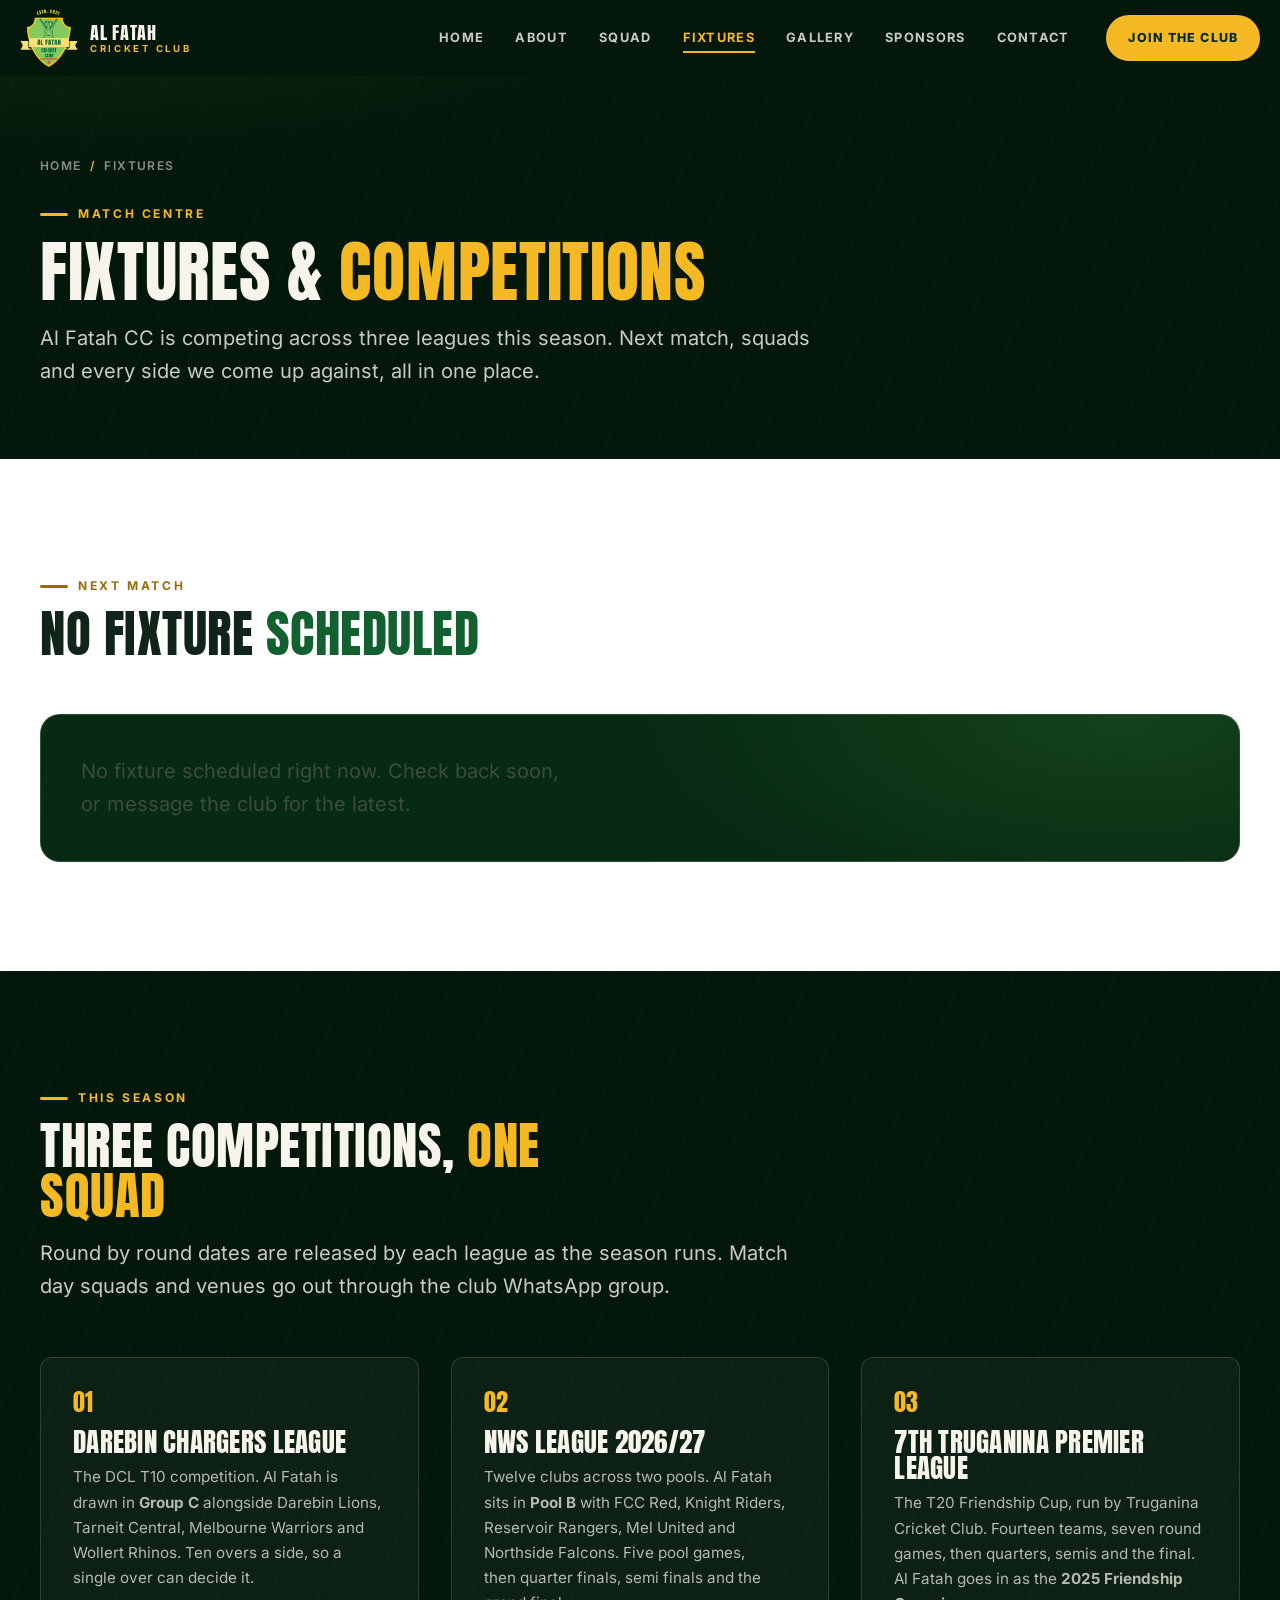
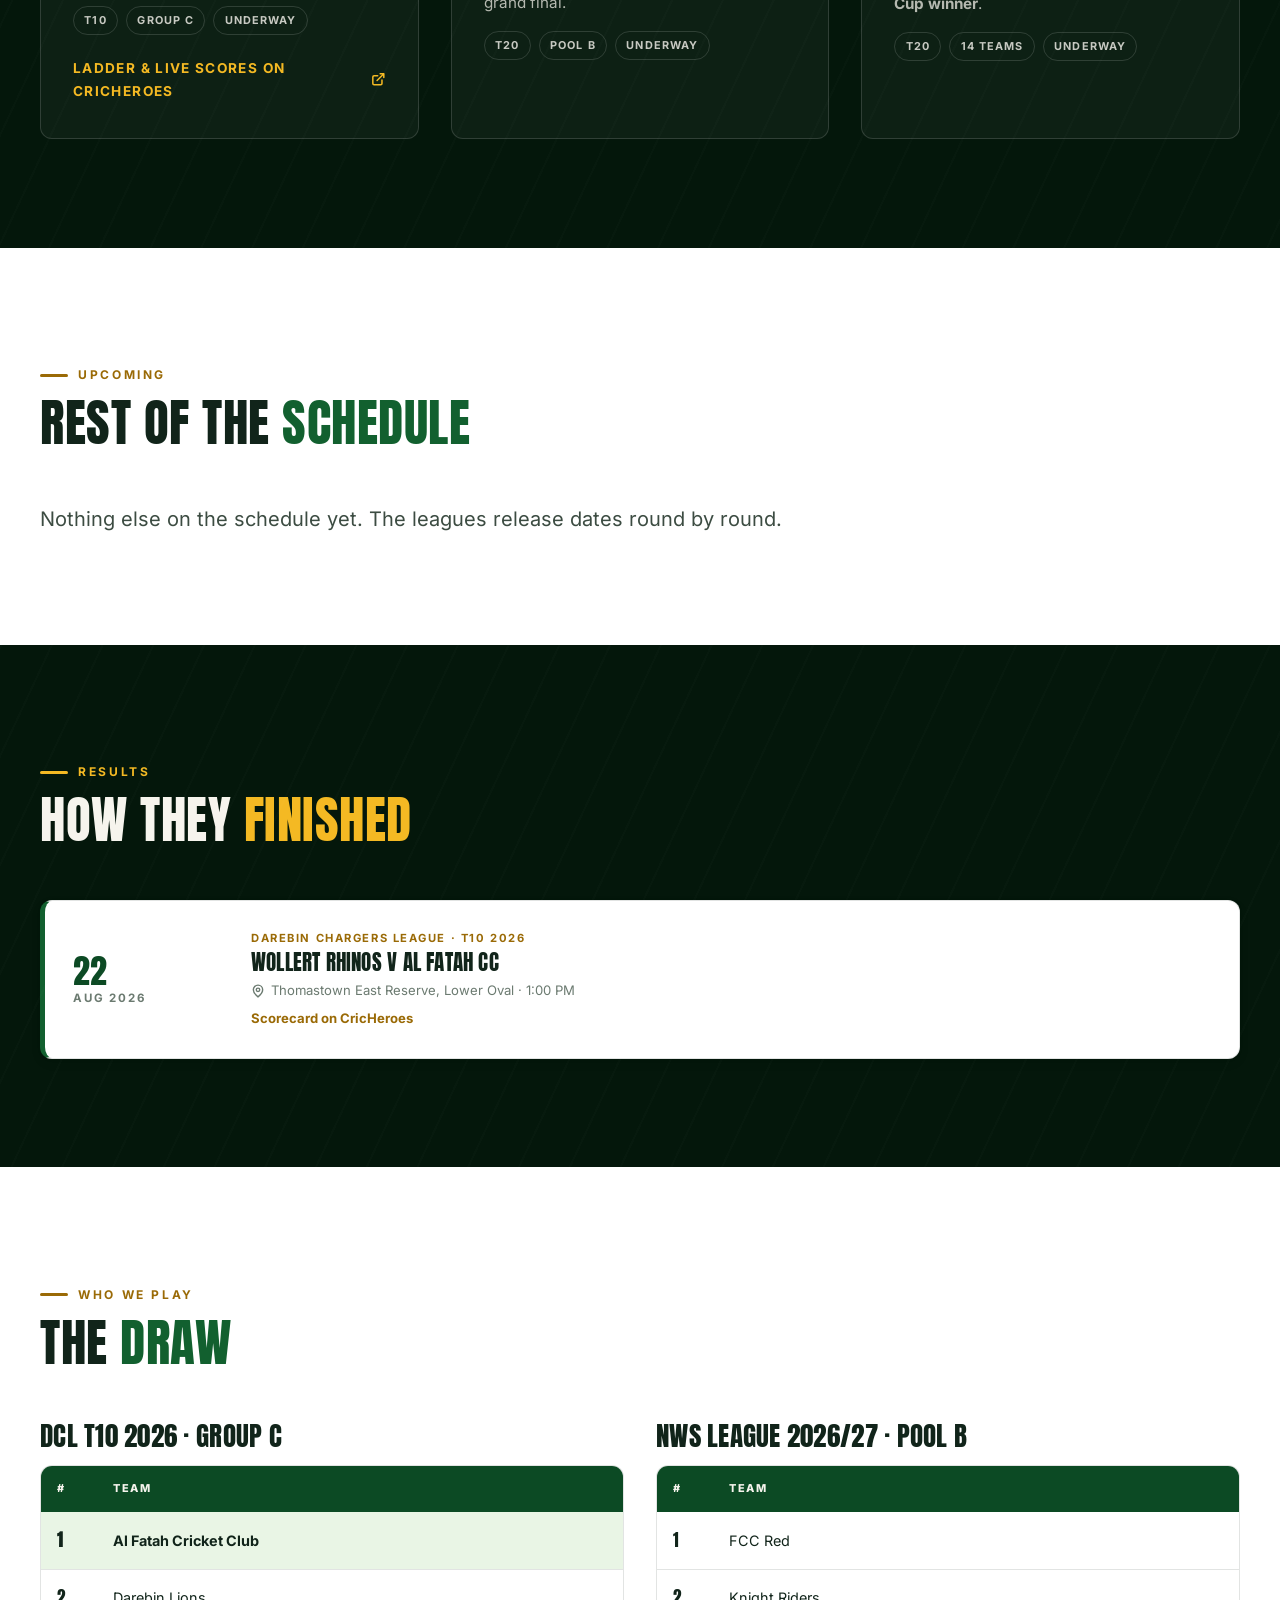
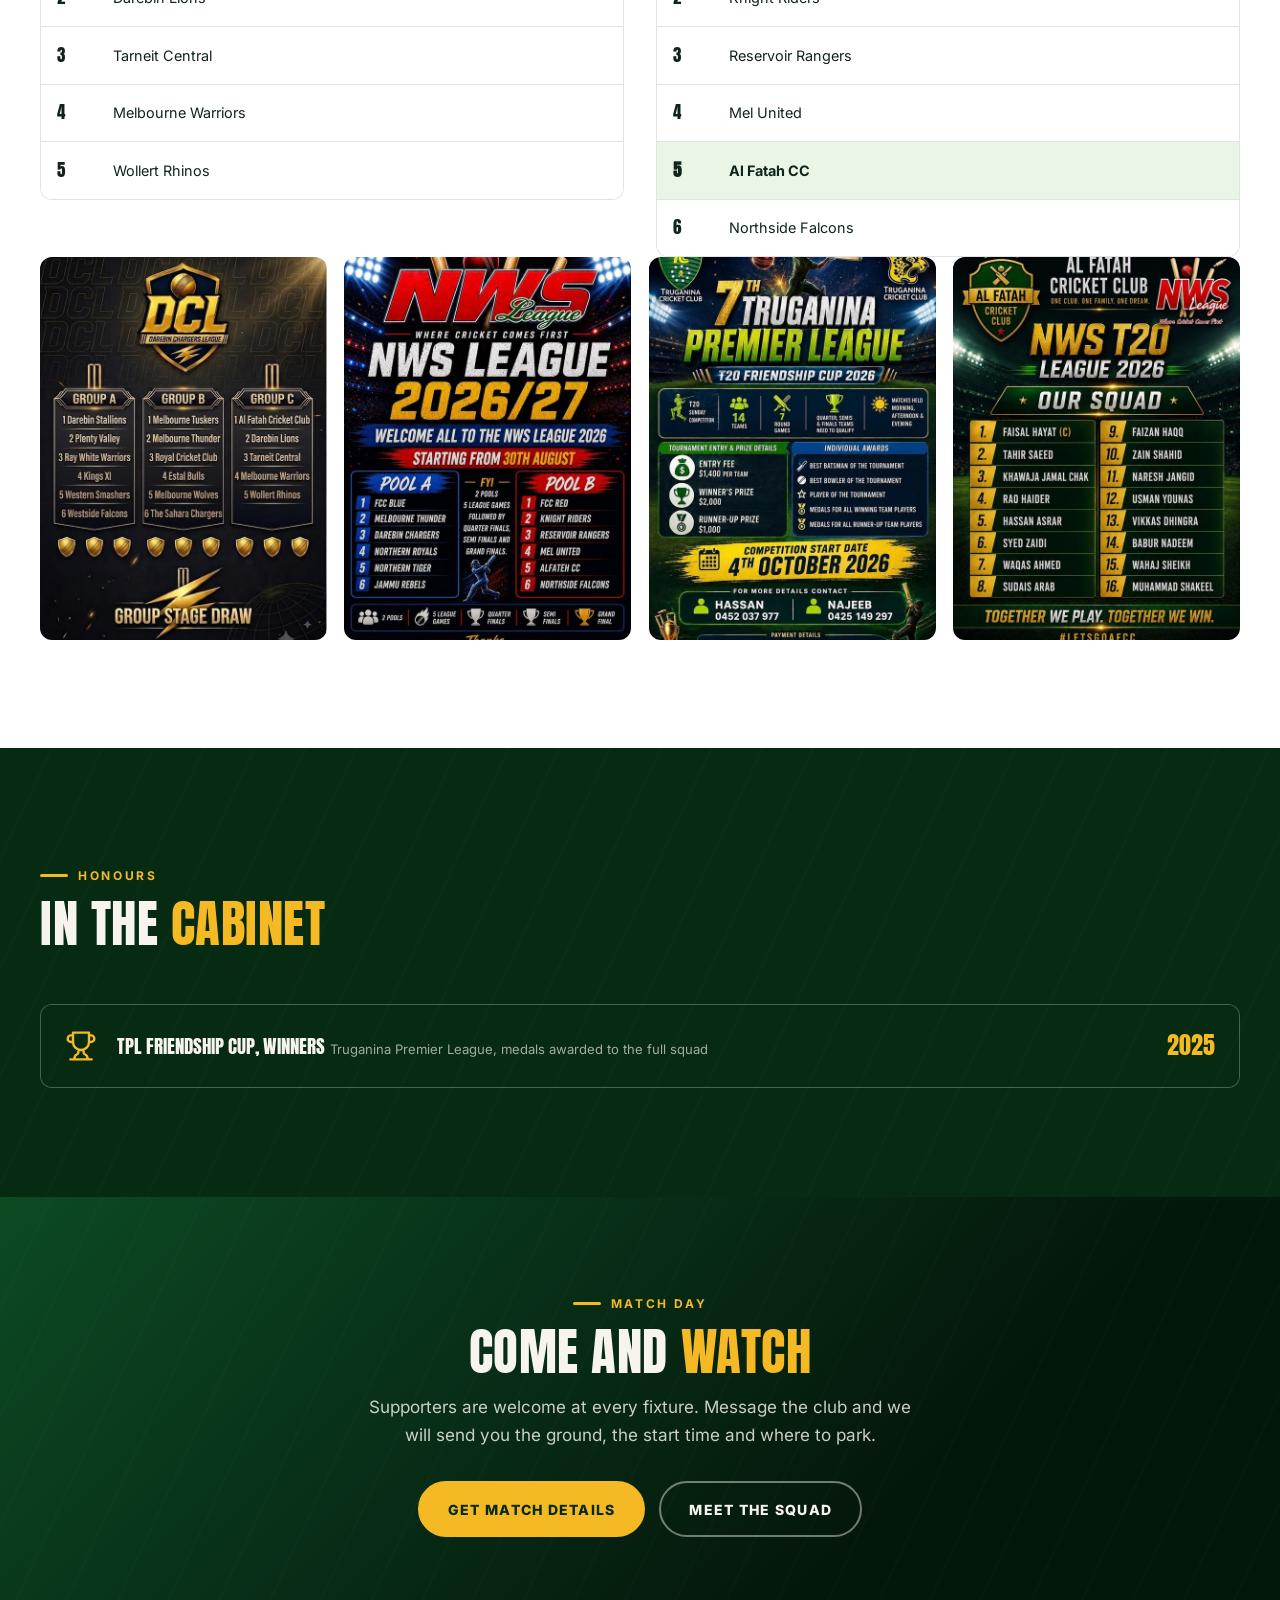
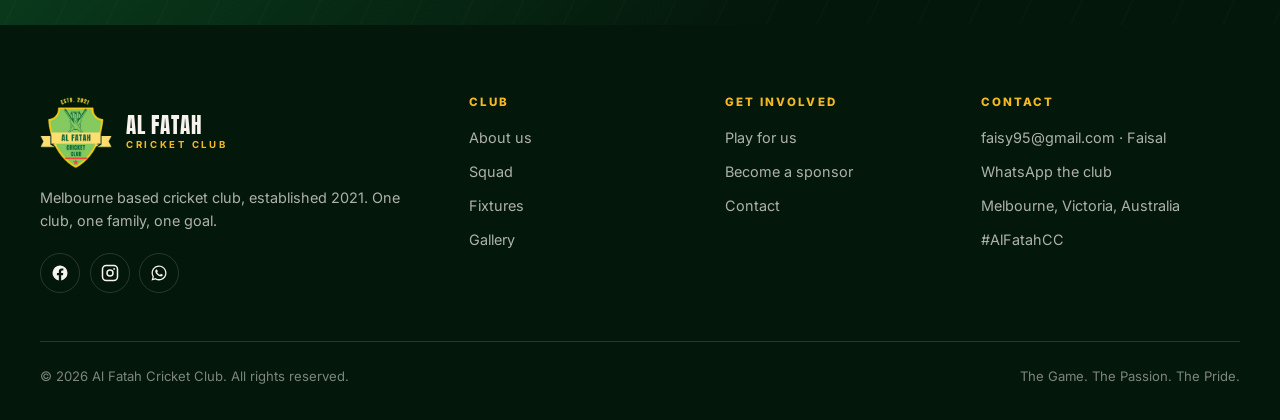
<file: fixtures.html>
<!DOCTYPE html>
<html lang="en-AU">
<head>
<meta charset="utf-8">
<script>document.documentElement.classList.add("js");setTimeout(function(){if(!window.__afccReady){document.documentElement.classList.remove("js");}},3000);</script>
<meta name="viewport" content="width=device-width, initial-scale=1">
<title>Fixtures &amp; Results | Al Fatah Cricket Club</title>
<!-- AUTO:NEXTDESC:START -->
<meta name="description" content="Al Fatah Cricket Club fixtures and competitions. Competing in the Darebin Chargers League T10, NWS League 2026/27 and the Truganina Premier League.">
        <!-- AUTO:NEXTDESC:END -->
<link rel="canonical" href="https://alfatahcc.com/fixtures.html">
<meta name="theme-color" content="#04170B">
<meta property="og:type" content="website">
<meta property="og:site_name" content="Al Fatah Cricket Club">
<meta property="og:title" content="Fixtures and Results | Al Fatah Cricket Club">
<meta property="og:description" content="Match schedule, results and ladder for Al Fatah CC.">
<meta property="og:url" content="https://alfatahcc.com/fixtures.html">
<meta property="og:image" content="https://alfatahcc.com/assets/img/og-image.jpg">
<meta name="twitter:card" content="summary_large_image">
<link rel="icon" href="favicon.ico" sizes="32x32">
<link rel="apple-touch-icon" href="assets/img/apple-touch-icon.png">
<link rel="preload" as="font" type="font/woff2" href="assets/fonts/anton-latin.woff2" crossorigin>
<link rel="preload" as="font" type="font/woff2" href="assets/fonts/inter-latin.woff2" crossorigin>
<link rel="stylesheet" href="assets/css/styles.css">
</head>
<body>
<a class="skip-link" href="#main">Skip to content</a>

<header class="site-header always-solid">
  <div class="header-inner">
    <a class="brand" href="index.html" aria-label="Al Fatah Cricket Club home">
      <img src="assets/img/logo.png" alt="" width="58" height="57">
      <span class="brand-text"><span class="brand-name">Al Fatah</span><span class="brand-sub">Cricket Club</span></span>
    </a>
    <nav class="nav" aria-label="Primary">
      <ul class="nav-list">
        <li><a href="index.html">Home</a></li>
        <li><a href="about.html">About</a></li>
        <li><a href="squad.html">Squad</a></li>
        <li><a href="fixtures.html" aria-current="page">Fixtures</a></li>
        <li><a href="gallery.html">Gallery</a></li>
        <li><a href="sponsors.html">Sponsors</a></li>
        <li><a href="contact.html">Contact</a></li>
      </ul>
    </nav>
    <a class="btn btn-sm header-cta" href="contact.html#join">Join the Club</a>
    <button class="nav-toggle" type="button" aria-expanded="false" aria-controls="mobile-nav" aria-label="Open menu"><span></span><span></span><span></span></button>
  </div>
</header>

<div class="mobile-nav" id="mobile-nav">
  <ul>
    <li><a href="index.html">Home <span>01</span></a></li>
    <li><a href="about.html">About <span>02</span></a></li>
    <li><a href="squad.html">Squad <span>03</span></a></li>
    <li><a href="fixtures.html" aria-current="page">Fixtures <span>04</span></a></li>
    <li><a href="gallery.html">Gallery <span>05</span></a></li>
    <li><a href="sponsors.html">Sponsors <span>06</span></a></li>
    <li><a href="contact.html">Contact <span>07</span></a></li>
  </ul>
  <a class="btn" href="contact.html#join">Join the Club</a>
</div>

<main id="main">

  <section class="page-hero">
    <div class="stripes" aria-hidden="true"></div>
    <div class="shell">
      <nav class="crumbs" aria-label="Breadcrumb">
        <a href="index.html">Home</a><span aria-hidden="true">/</span><span>Fixtures</span>
      </nav>
      <p class="eyebrow">Match centre</p>
      <h1>Fixtures &amp; <span style="color:var(--gold)">competitions</span></h1>
      <p class="lead">
        Al Fatah CC is competing across three leagues this season. Next match, squads and
        every side we come up against, all in one place.
      </p>
    </div>
  </section>

  <!-- ===================== NEXT MATCH ===================== -->
  <section class="section section-paper">
    <div class="shell">
      <div class="section-head split">
        <div class="reveal">
          <p class="eyebrow">Next match</p>
          <!-- AUTO:NEXTTITLE:START -->
          <h2 class="section-title" style="max-width:none">No fixture <span class="accent" style="white-space:nowrap">scheduled</span></h2>
        <!-- AUTO:NEXTTITLE:END -->
        </div>
      </div>

      <div class="nextmatch reveal">
        <!-- AUTO:NEXTMATCH:START -->
        <p class="lead">No fixture scheduled right now. Check back soon, or message the club for the latest.</p>
        <!-- AUTO:NEXTMATCH:END -->

      </div>
    </div>
  </section>

  <!-- ===================== COMPETITIONS ===================== -->
  <section class="section section-deep">
    <div class="stripes" aria-hidden="true"></div>
    <div class="shell">
      <div class="section-head reveal">
        <p class="eyebrow">This season</p>
        <h2 class="section-title">Three competitions, <span class="accent">one squad</span></h2>
        <p class="lead" style="margin-top:1rem">
          Round by round dates are released by each league as the season runs. Match day
          squads and venues go out through the club WhatsApp group.
        </p>
      </div>

      <div class="grid grid-3">
        <article class="card reveal">
          <span class="value-num">01</span>
          <h3>Darebin Chargers League</h3>
          <p>
            The DCL T10 competition. Al Fatah is drawn in <strong>Group C</strong> alongside
            Darebin Lions, Tarneit Central, Melbourne Warriors and Wollert Rhinos. Ten overs
            a side, so a single over can decide it.
          </p>
          <div class="comp-meta">
            <span>T10</span><span>Group C</span><span>Underway</span>
          </div>
          <p style="margin-top:1.25rem">
            <a class="link-arrow" href="https://cricheroes.com/cricket-league/2206/darebin-chargers-league/home?yearId=103" rel="noopener" target="_blank">
              Ladder &amp; live scores on CricHeroes
              <svg width="16" height="16" viewBox="0 0 24 24" fill="none" stroke="currentColor" stroke-width="2.5" stroke-linecap="round" stroke-linejoin="round" aria-hidden="true"><path d="M18 13v6a2 2 0 0 1-2 2H5a2 2 0 0 1-2-2V8a2 2 0 0 1 2-2h6M15 3h6v6M10 14 21 3"/></svg>
            </a>
          </p>
        </article>

        <article class="card reveal" data-delay="1">
          <span class="value-num">02</span>
          <h3>NWS League 2026/27</h3>
          <p>
            Twelve clubs across two pools. Al Fatah sits in <strong>Pool B</strong> with FCC
            Red, Knight Riders, Reservoir Rangers, Mel United and Northside Falcons. Five pool
            games, then quarter finals, semi finals and the grand final.
          </p>
          <div class="comp-meta">
            <span>T20</span><span>Pool B</span><span data-starts="2026-08-30" data-started-text="Underway">From 30 Aug 2026</span>
          </div>
        </article>

        <article class="card reveal" data-delay="2">
          <span class="value-num">03</span>
          <h3>7th Truganina Premier League</h3>
          <p>
            The T20 Friendship Cup, run by Truganina Cricket Club. Fourteen teams, seven round
            games, then quarters, semis and the final. Al Fatah goes in as the
            <strong>2025 Friendship Cup winner</strong>.
          </p>
          <div class="comp-meta">
            <span>T20</span><span>14 teams</span><span data-starts="2026-10-04" data-started-text="Underway">From 4 Oct 2026</span>
          </div>
        </article>
      </div>
    </div>
  </section>

  <!-- ===================== UPCOMING ===================== -->
  <section class="section section-paper">
    <div class="shell">
      <div class="section-head reveal">
        <p class="eyebrow">Upcoming</p>
        <h2 class="section-title">Rest of the <span class="accent">schedule</span></h2>
      </div>
      <div class="grid" style="gap:1rem">
        <!-- AUTO:UPCOMING:START -->
        <p class="lead">Nothing else on the schedule yet. The leagues release dates round by round.</p>
        <!-- AUTO:UPCOMING:END -->
      </div>
    </div>
  </section>

  <!-- ===================== RESULTS ===================== -->
  <section class="section section-deep">
    <div class="stripes" aria-hidden="true"></div>
    <div class="shell">
      <div class="section-head reveal">
        <p class="eyebrow">Results</p>
        <h2 class="section-title">How they <span class="accent">finished</span></h2>
      </div>
      <div class="grid" style="gap:1rem">
        <!-- AUTO:RESULTS:START -->
        <article class="fixture ">
          <div class="fixture-date">
            <span class="fixture-day">22</span>
            <span class="fixture-month">Aug 2026</span>
          </div>
          <div>
            <p class="fixture-comp">Darebin Chargers League · T10 2026</p>
            <h3 class="fixture-teams">Wollert Rhinos v Al Fatah CC</h3>
            <p class="fixture-venue">
              <svg width="14" height="14" viewBox="0 0 24 24" fill="none" stroke="currentColor" stroke-width="2.4" aria-hidden="true"><path d="M20 10c0 6-8 12-8 12s-8-6-8-12a8 8 0 0 1 16 0z"/><circle cx="12" cy="10" r="3"/></svg>
              Thomastown East Reserve, Lower Oval &middot; 1:00 PM
            </p>
            <p class="fixture-venue"><a href="https://cricheroes.com/cricket-league/2206/darebin-chargers-league/home?yearId=103" rel="noopener" target="_blank" style="color:var(--gold-dark);font-weight:700">Scorecard on CricHeroes</a></p>
          </div>
          <div class="fixture-result">
            <div class="fixture-score"></div>
            
          </div>
        </article>
        <!-- AUTO:RESULTS:END -->
      </div>
    </div>
  </section>

  <!-- ===================== WHO WE PLAY ===================== -->
  <section class="section section-paper">
    <div class="shell">
      <div class="section-head reveal">
        <p class="eyebrow">Who we play</p>
        <h2 class="section-title">The <span class="accent">draw</span></h2>
      </div>

      <div class="grid grid-2">
        <div class="reveal">
          <h3 style="font-size:var(--fs-h3);margin-bottom:1rem">DCL T10 2026 &middot; Group C</h3>
          <div class="table-wrap">
            <table class="ladder">
              <caption class="visually-hidden">Darebin Chargers League T10 2026, Group C teams</caption>
              <thead><tr><th scope="col">#</th><th scope="col">Team</th></tr></thead>
              <tbody>
                <tr class="is-us"><td>1</td><td>Al Fatah Cricket Club</td></tr>
                <tr><td>2</td><td>Darebin Lions</td></tr>
                <tr><td>3</td><td>Tarneit Central</td></tr>
                <tr><td>4</td><td>Melbourne Warriors</td></tr>
                <tr><td>5</td><td>Wollert Rhinos</td></tr>
              </tbody>
            </table>
          </div>
        </div>

        <div class="reveal" data-delay="1">
          <h3 style="font-size:var(--fs-h3);margin-bottom:1rem">NWS League 2026/27 &middot; Pool B</h3>
          <div class="table-wrap">
            <table class="ladder">
              <caption class="visually-hidden">NWS League 2026/27, Pool B teams</caption>
              <thead><tr><th scope="col">#</th><th scope="col">Team</th></tr></thead>
              <tbody>
                <tr><td>1</td><td>FCC Red</td></tr>
                <tr><td>2</td><td>Knight Riders</td></tr>
                <tr><td>3</td><td>Reservoir Rangers</td></tr>
                <tr><td>4</td><td>Mel United</td></tr>
                <tr class="is-us"><td>5</td><td>Al Fatah CC</td></tr>
                <tr><td>6</td><td>Northside Falcons</td></tr>
              </tbody>
            </table>
          </div>
        </div>
      </div>

      <div class="gallery-grid reveal" style="margin-top:clamp(2rem,1rem+3vw,3rem)">
        <a class="gallery-item tall" href="gallery.html" aria-label="Darebin Chargers League group stage draw">
          <img src="assets/img/comp-dcl-groups-thumb.jpg" alt="Darebin Chargers League group stage draw showing Al Fatah Cricket Club in Group C" width="700" height="955" loading="lazy">
          <span class="gallery-caption">DCL group stage draw</span>
        </a>
        <a class="gallery-item tall" href="gallery.html" aria-label="NWS League 2026 27 pools">
          <img src="assets/img/comp-nws-pools-thumb.jpg" alt="NWS League 2026 27 pool draw showing Al Fatah CC in Pool B" width="700" height="1050" loading="lazy">
          <span class="gallery-caption">NWS League pools</span>
        </a>
        <a class="gallery-item tall" href="gallery.html" aria-label="7th Truganina Premier League T20 Friendship Cup 2026">
          <img src="assets/img/comp-tpl-2026-thumb.jpg" alt="Poster for the 7th Truganina Premier League T20 Friendship Cup 2026" width="700" height="1050" loading="lazy">
          <span class="gallery-caption">Truganina Premier League 2026</span>
        </a>
        <a class="gallery-item tall" href="squad.html" aria-label="Al Fatah CC NWS T20 League squad">
          <img src="assets/img/squad-nws-2026-thumb.jpg" alt="Al Fatah Cricket Club sixteen player squad for the NWS T20 League 2026" width="700" height="1050" loading="lazy">
          <span class="gallery-caption">Our NWS T20 squad</span>
        </a>
      </div>
    </div>
  </section>

  <!-- ===================== HONOURS ===================== -->
  <section class="section section-dark">
    <div class="stripes" aria-hidden="true"></div>
    <div class="shell">
      <div class="section-head reveal">
        <p class="eyebrow">Honours</p>
        <h2 class="section-title">In the <span class="accent">cabinet</span></h2>
      </div>
      <ul class="honours reveal">
        <li class="honour">
          <span class="honour-icon" aria-hidden="true">
            <svg viewBox="0 0 24 24" width="32" height="32" fill="none" stroke="currentColor" stroke-width="1.8" stroke-linecap="round" stroke-linejoin="round"><path d="M6 9H4.5a2.5 2.5 0 0 1 0-5H6M18 9h1.5a2.5 2.5 0 0 0 0-5H18M4 22h16M10 14.66V17c0 .55-.47.98-.97 1.21C7.85 18.75 7 20.24 7 22M14 14.66V17c0 .55.47.98.97 1.21C16.15 18.75 17 20.24 17 22M18 2H6v7a6 6 0 0 0 12 0V2z"/></svg>
          </span>
          <span>
            <span class="honour-title">TPL Friendship Cup, Winners</span>
            <span class="honour-sub">Truganina Premier League, medals awarded to the full squad</span>
          </span>
          <span class="honour-year">2025</span>
        </li>
      </ul>
    </div>
  </section>

  <section class="cta-band">
    <div class="stripes" aria-hidden="true"></div>
    <div class="shell">
      <p class="eyebrow" style="justify-content:center">Match day</p>
      <h2>Come and <span class="accent">watch</span></h2>
      <p>
        Supporters are welcome at every fixture. Message the club and we will send you the
        ground, the start time and where to park.
      </p>
      <div class="cta-actions">
        <a class="btn" href="contact.html">Get match details</a>
        <a class="btn btn-outline" href="squad.html">Meet the squad</a>
      </div>
    </div>
  </section>

</main>

<footer class="site-footer">
  <div class="shell">
    <div class="footer-grid">
      <div>
        <div class="footer-brand">
          <img src="assets/img/logo.png" alt="" width="72" height="71">
          <span class="brand-text"><span class="brand-name">Al Fatah</span><span class="brand-sub">Cricket Club</span></span>
        </div>
        <p>Melbourne based cricket club, established 2021. One club, one family, one goal.</p>
        <div class="socials">
          <a href="https://www.facebook.com/people/Al-Fatah-Cricket-Club/100093400394322/" aria-label="Al Fatah CC on Facebook" rel="noopener" target="_blank"><svg viewBox="0 0 24 24" fill="currentColor" aria-hidden="true"><path d="M22 12a10 10 0 1 0-11.56 9.88v-6.99H7.9V12h2.54V9.8c0-2.5 1.49-3.89 3.77-3.89 1.1 0 2.24.2 2.24.2v2.46h-1.26c-1.24 0-1.63.77-1.63 1.56V12h2.78l-.44 2.89h-2.34v6.99A10 10 0 0 0 22 12z"/></svg></a>
          <a href="https://www.instagram.com/alfatahcc/" aria-label="Al Fatah CC on Instagram" rel="noopener" target="_blank"><svg viewBox="0 0 24 24" fill="none" stroke="currentColor" stroke-width="2" aria-hidden="true"><rect x="2" y="2" width="20" height="20" rx="5"/><circle cx="12" cy="12" r="4"/><circle cx="17.5" cy="6.5" r="1.2" fill="currentColor" stroke="none"/></svg></a>
          <a href="https://wa.me/61403053888" aria-label="Al Fatah CC on WhatsApp" rel="noopener"><svg viewBox="0 0 24 24" fill="currentColor" aria-hidden="true"><path d="M12.04 2C6.58 2 2.13 6.45 2.13 11.91c0 1.75.46 3.45 1.32 4.95L2 22l5.25-1.38a9.87 9.87 0 0 0 4.79 1.22h.01c5.46 0 9.91-4.45 9.91-9.91 0-2.65-1.03-5.14-2.9-7.01A9.82 9.82 0 0 0 12.04 2zm0 18.15h-.01a8.2 8.2 0 0 1-4.18-1.15l-.3-.18-3.11.82.83-3.04-.2-.31a8.2 8.2 0 0 1-1.26-4.38c0-4.54 3.7-8.23 8.24-8.23 2.2 0 4.27.86 5.82 2.42a8.18 8.18 0 0 1 2.41 5.82c0 4.54-3.7 8.23-8.24 8.23zm4.52-6.16c-.25-.13-1.47-.72-1.69-.8-.23-.09-.39-.13-.56.12-.16.25-.64.8-.79.97-.14.16-.29.19-.54.06-.25-.12-1.05-.38-1.99-1.23-.74-.65-1.24-1.46-1.38-1.71-.15-.25-.02-.38.11-.51.11-.11.25-.29.37-.43.13-.15.17-.25.25-.41.09-.17.04-.31-.02-.44-.06-.12-.56-1.35-.77-1.85-.2-.48-.4-.42-.56-.43h-.47c-.16 0-.43.06-.65.31-.23.25-.86.84-.86 2.05s.88 2.38 1 2.54c.13.17 1.74 2.66 4.21 3.73.59.25 1.05.4 1.4.52.59.19 1.13.16 1.55.1.47-.07 1.47-.6 1.67-1.18.21-.58.21-1.07.15-1.18-.06-.11-.23-.17-.48-.29z"/></svg></a>
        </div>
      </div>
      <div class="footer-col"><h3>Club</h3><ul>
        <li><a href="about.html">About us</a></li><li><a href="squad.html">Squad</a></li>
        <li><a href="fixtures.html">Fixtures</a></li><li><a href="gallery.html">Gallery</a></li></ul></div>
      <div class="footer-col"><h3>Get involved</h3><ul>
        <li><a href="contact.html#join">Play for us</a></li><li><a href="sponsors.html">Become a sponsor</a></li>
        <li><a href="contact.html">Contact</a></li></ul></div>
      <div class="footer-col"><h3>Contact</h3><ul>
        <li><a href="mailto:faisy95@gmail.com">faisy95@gmail.com &middot; Faisal</a></li>
        <li><a href="https://wa.me/61403053888" rel="noopener">WhatsApp the club</a></li>
        <li>Melbourne, Victoria, Australia</li><li>#AlFatahCC</li></ul></div>
    </div>
    <div class="footer-bottom">
      <p>&copy; <span data-year>2026</span> Al Fatah Cricket Club. All rights reserved.</p>
      <p>The Game. The Passion. The Pride.</p>
    </div>
  </div>
</footer>

<script src="assets/js/main.js" defer></script>
</body>
</html>
</file>
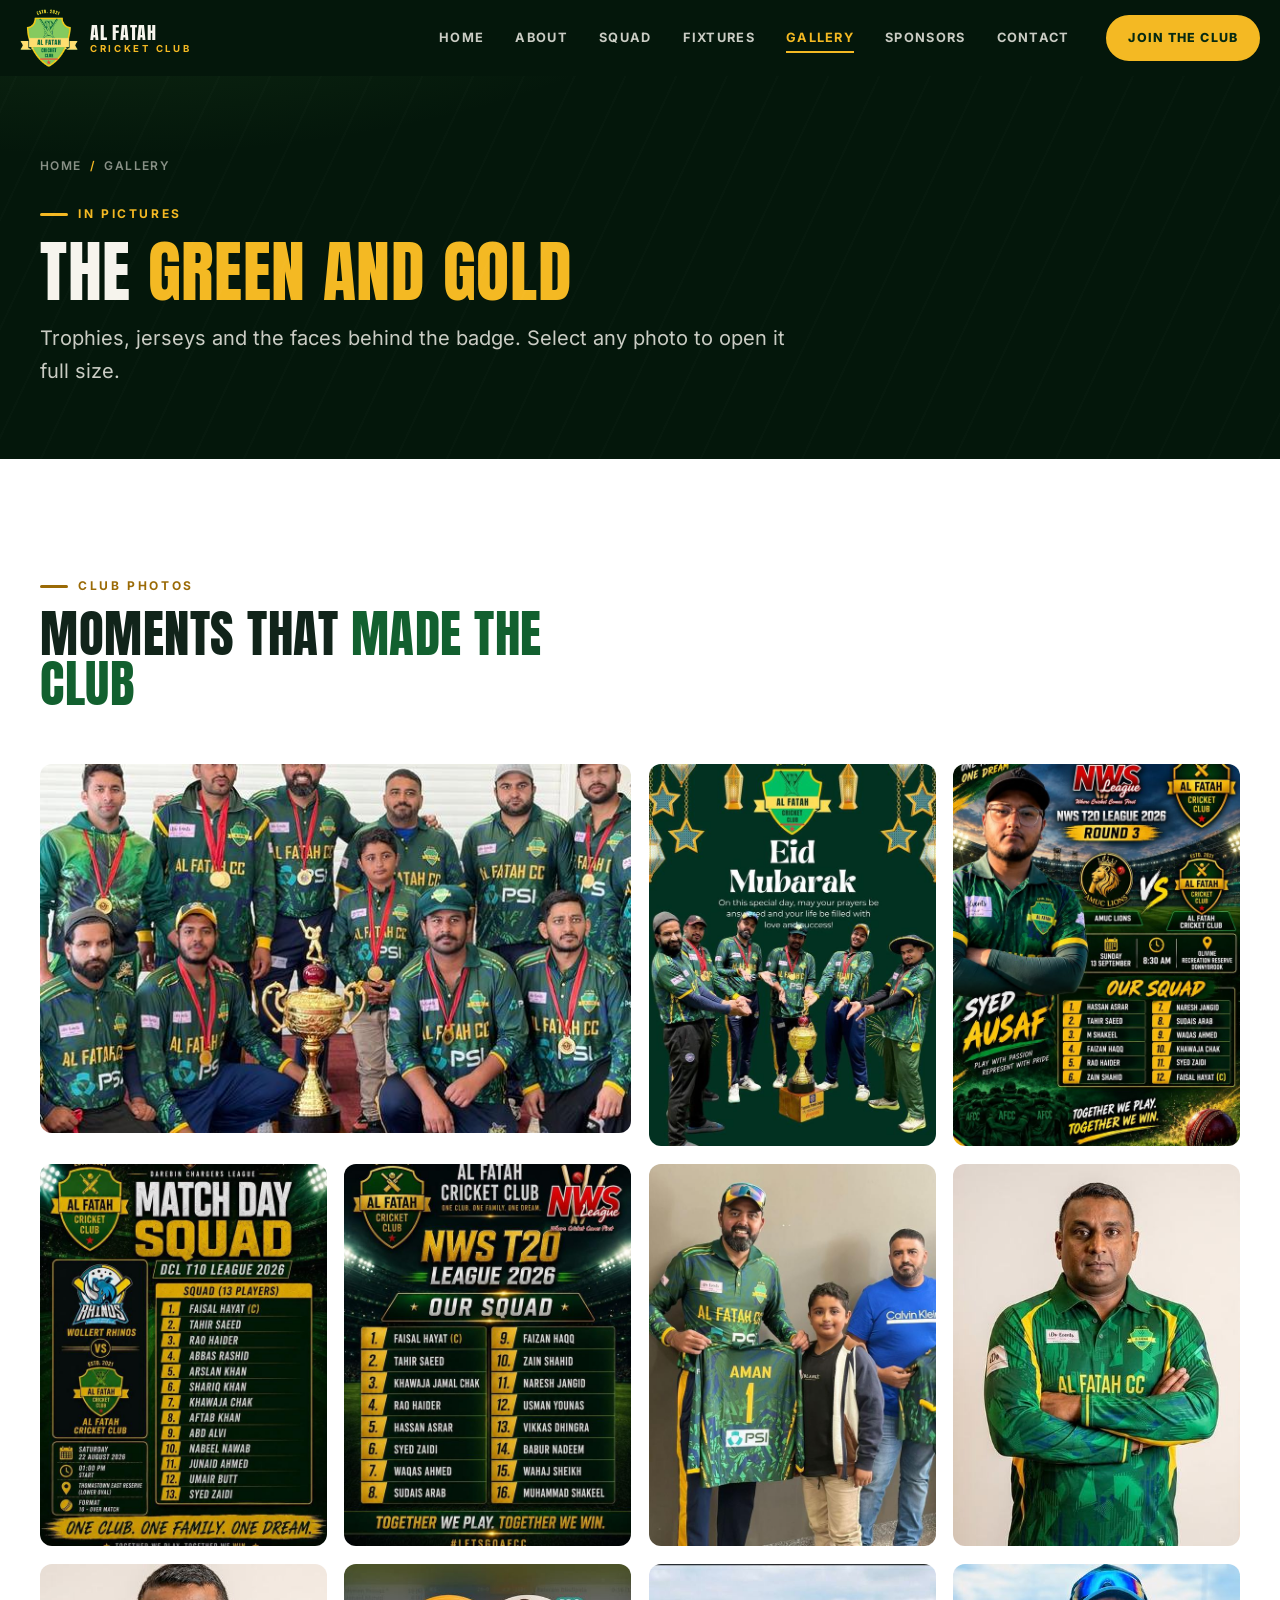
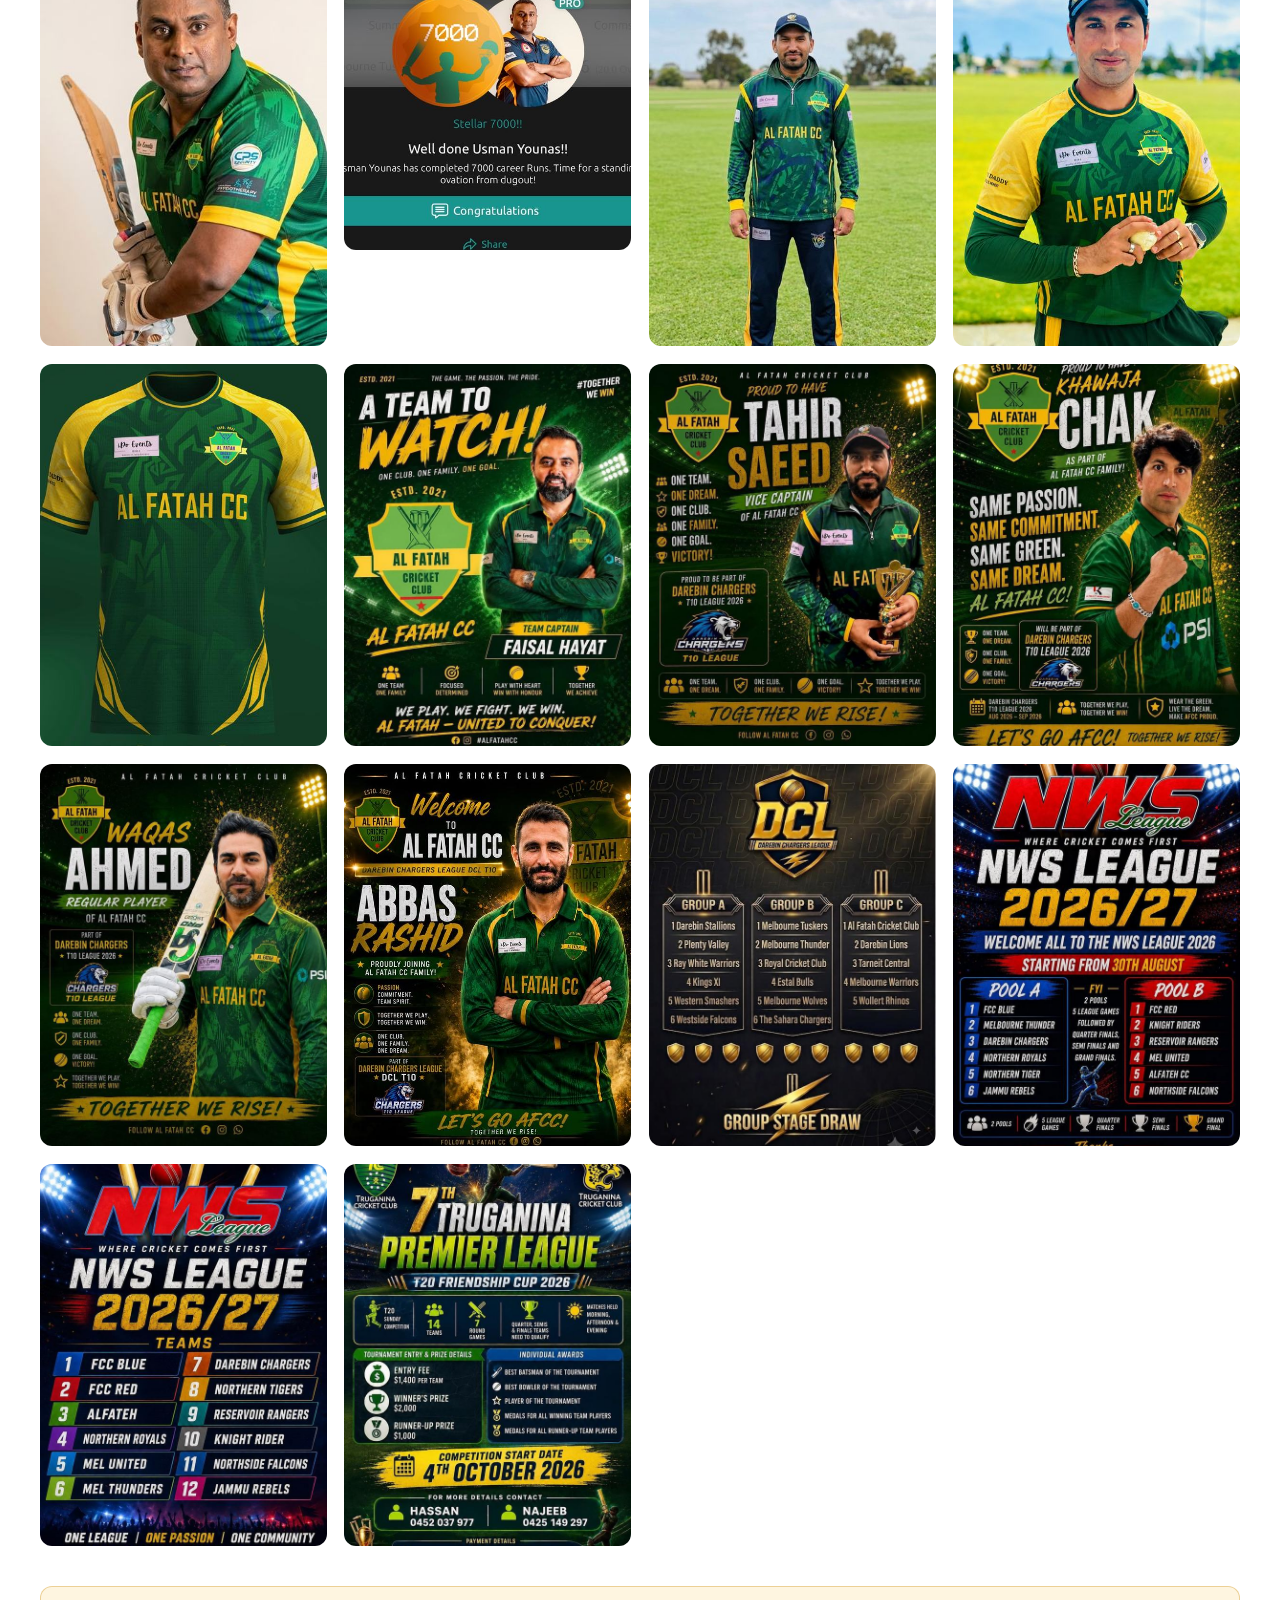
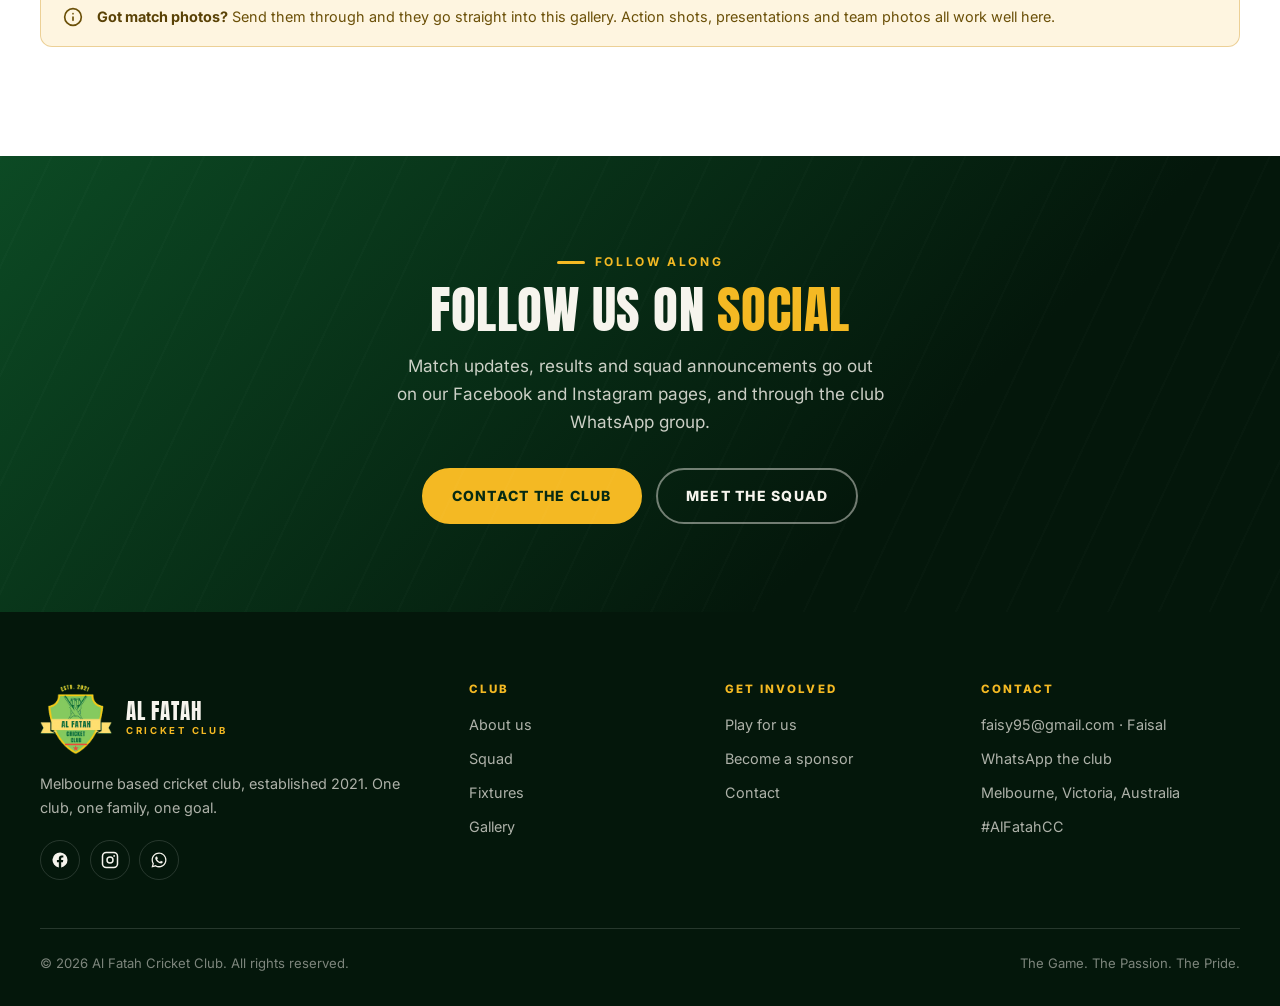
<file: gallery.html>
<!DOCTYPE html>
<html lang="en-AU">
<head>
<meta charset="utf-8">
<script>document.documentElement.classList.add("js");setTimeout(function(){if(!window.__afccReady){document.documentElement.classList.remove("js");}},3000);</script>
<meta name="viewport" content="width=device-width, initial-scale=1">
<title>Gallery | Al Fatah Cricket Club</title>
<meta name="description" content="Photos from Al Fatah Cricket Club: the TPL Friendship Cup winning squad, match day squads, league draws, jersey presentations and the players who wear the green and gold.">
<link rel="canonical" href="https://alfatahcc.com/gallery.html">
<meta name="theme-color" content="#04170B">
<meta property="og:type" content="website">
<meta property="og:site_name" content="Al Fatah Cricket Club">
<meta property="og:title" content="Gallery | Al Fatah Cricket Club">
<meta property="og:description" content="Photos from the club, the squad and match day.">
<meta property="og:url" content="https://alfatahcc.com/gallery.html">
<meta property="og:image" content="https://alfatahcc.com/assets/img/og-image.jpg">
<meta name="twitter:card" content="summary_large_image">
<link rel="icon" href="favicon.ico" sizes="32x32">
<link rel="apple-touch-icon" href="assets/img/apple-touch-icon.png">
<link rel="preload" as="font" type="font/woff2" href="assets/fonts/anton-latin.woff2" crossorigin>
<link rel="preload" as="font" type="font/woff2" href="assets/fonts/inter-latin.woff2" crossorigin>
<link rel="stylesheet" href="assets/css/styles.css">
</head>
<body>
<a class="skip-link" href="#main">Skip to content</a>

<header class="site-header always-solid">
  <div class="header-inner">
    <a class="brand" href="index.html" aria-label="Al Fatah Cricket Club home">
      <img src="assets/img/logo.png" alt="" width="58" height="57">
      <span class="brand-text"><span class="brand-name">Al Fatah</span><span class="brand-sub">Cricket Club</span></span>
    </a>
    <nav class="nav" aria-label="Primary">
      <ul class="nav-list">
        <li><a href="index.html">Home</a></li>
        <li><a href="about.html">About</a></li>
        <li><a href="squad.html">Squad</a></li>
        <li><a href="fixtures.html">Fixtures</a></li>
        <li><a href="gallery.html" aria-current="page">Gallery</a></li>
        <li><a href="sponsors.html">Sponsors</a></li>
        <li><a href="contact.html">Contact</a></li>
      </ul>
    </nav>
    <a class="btn btn-sm header-cta" href="contact.html#join">Join the Club</a>
    <button class="nav-toggle" type="button" aria-expanded="false" aria-controls="mobile-nav" aria-label="Open menu"><span></span><span></span><span></span></button>
  </div>
</header>

<div class="mobile-nav" id="mobile-nav">
  <ul>
    <li><a href="index.html">Home <span>01</span></a></li>
    <li><a href="about.html">About <span>02</span></a></li>
    <li><a href="squad.html">Squad <span>03</span></a></li>
    <li><a href="fixtures.html">Fixtures <span>04</span></a></li>
    <li><a href="gallery.html" aria-current="page">Gallery <span>05</span></a></li>
    <li><a href="sponsors.html">Sponsors <span>06</span></a></li>
    <li><a href="contact.html">Contact <span>07</span></a></li>
  </ul>
  <a class="btn" href="contact.html#join">Join the Club</a>
</div>

<main id="main">

  <section class="page-hero">
    <div class="stripes" aria-hidden="true"></div>
    <div class="shell">
      <nav class="crumbs" aria-label="Breadcrumb">
        <a href="index.html">Home</a><span aria-hidden="true">/</span><span>Gallery</span>
      </nav>
      <p class="eyebrow">In pictures</p>
      <h1>The <span style="color:var(--gold)">green and gold</span></h1>
      <p class="lead">
        Trophies, jerseys and the faces behind the badge. Select any photo to open it full size.
      </p>
    </div>
  </section>

  <section class="section section-paper">
    <div class="shell">
      <div class="section-head reveal">
        <p class="eyebrow">Club photos</p>
        <h2 class="section-title">Moments that <span class="accent">made the club</span></h2>
      </div>

      <div class="gallery-grid reveal">
        <button class="gallery-item wide" type="button"
                data-full="assets/img/team-champions.jpg"
                data-caption="TPL Friendship Cup winners. The full squad with the trophy and medals.">
          <img src="assets/img/team-champions-thumb.jpg" alt="Al Fatah Cricket Club squad with the TPL Friendship Cup trophy and winners medals" loading="lazy" width="600" height="450">
          <span class="gallery-caption">Champions, full squad</span>
        </button>

        <button class="gallery-item tall" type="button"
                data-full="assets/img/eid-mubarak.jpg"
                data-caption="Eid Mubarak from Al Fatah Cricket Club, with the TPL Friendship Cup.">
          <img src="assets/img/eid-mubarak-thumb.jpg" alt="Al Fatah Cricket Club players around the TPL Friendship Cup trophy on an Eid greeting poster" loading="lazy" width="600" height="849">
          <span class="gallery-caption">Eid Mubarak</span>
        </button>

        <button class="gallery-item tall" type="button"
                data-full="assets/img/matchday-amuc.jpg"
                data-caption="NWS T20 League match day squad, AMUC Lions versus Al Fatah CC, 13 September 2026.">
          <img src="assets/img/matchday-amuc-thumb.jpg" alt="Match day squad poster for Al Fatah Cricket Club against AMUC Lions in the NWS T20 League" loading="lazy" width="600" height="900">
          <span class="gallery-caption">Match day squad</span>
        </button>

        <button class="gallery-item tall" type="button"
                data-full="assets/img/matchday-wollert.jpg"
                data-caption="DCL T10 match day squad, Wollert Rhinos versus Al Fatah CC, 22 August 2026.">
          <img src="assets/img/matchday-wollert-thumb.jpg" alt="Match day squad poster for Al Fatah Cricket Club against Wollert Rhinos in the DCL T10 League" loading="lazy" width="600" height="900">
          <span class="gallery-caption">DCL T10 match day</span>
        </button>

        <button class="gallery-item tall" type="button"
                data-full="assets/img/squad-nws-2026.jpg"
                data-caption="Our sixteen player squad for the NWS T20 League 2026.">
          <img src="assets/img/squad-nws-2026-thumb.jpg" alt="Al Fatah Cricket Club sixteen player squad list for the NWS T20 League 2026" loading="lazy" width="600" height="900">
          <span class="gallery-caption">NWS T20 squad</span>
        </button>

        <button class="gallery-item tall" type="button"
                data-full="assets/img/jersey-presentation.jpg"
                data-caption="Handing over the number 1 jersey to the next generation.">
          <img src="assets/img/jersey-presentation-thumb.jpg" alt="Jersey presentation to a junior supporter at Al Fatah Cricket Club" loading="lazy" width="600" height="800">
          <span class="gallery-caption">Jersey presentation</span>
        </button>

        <button class="gallery-item tall" type="button"
                data-full="assets/img/usman-portrait.jpg"
                data-caption="Usman Younas, club mentor and opening batter, with more than 7,000 career runs.">
          <img src="assets/img/usman-portrait-thumb.jpg" alt="Usman Younas, club mentor at Al Fatah Cricket Club" loading="lazy" width="402" height="600">
          <span class="gallery-caption">Usman Younas, Mentor</span>
        </button>

        <button class="gallery-item tall" type="button"
                data-full="assets/img/usman-batting.jpg"
                data-caption="Usman Younas in his batting stance. Opening batter, strike rate above 180.">
          <img src="assets/img/usman-batting-thumb.jpg" alt="Usman Younas of Al Fatah Cricket Club in a batting stance" loading="lazy" width="402" height="600">
          <span class="gallery-caption">Ready to open</span>
        </button>

        <button class="gallery-item" type="button"
                data-full="assets/img/usman-7000.jpg"
                data-caption="Usman Younas passes 7,000 career runs.">
          <img src="assets/img/usman-7000-thumb.jpg" alt="CricHeroes milestone card marking Usman Younas passing 7000 career runs" loading="lazy" width="600" height="501">
          <span class="gallery-caption">7,000 career runs</span>
        </button>

        <button class="gallery-item tall" type="button"
                data-full="assets/img/tahir-portrait.jpg"
                data-caption="Tahir Saeed, Vice Captain and Senior Analyst, in Al Fatah CC colours.">
          <img src="assets/img/tahir-portrait-thumb.jpg" alt="Tahir Saeed of Al Fatah Cricket Club in club kit on the ground" loading="lazy" width="441" height="600">
          <span class="gallery-caption">Tahir Saeed</span>
        </button>

        <button class="gallery-item tall" type="button"
                data-full="assets/img/chak-portrait.jpg"
                data-caption="Khawaja Jamal Chak in Al Fatah CC colours.">
          <img src="assets/img/chak-portrait-thumb.jpg" alt="Khawaja Jamal Chak of Al Fatah Cricket Club in club kit on the ground" loading="lazy" width="450" height="600">
          <span class="gallery-caption">Khawaja Jamal Chak</span>
        </button>

        <button class="gallery-item tall" type="button"
                data-full="assets/img/kit-2026.jpg"
                data-caption="The Al Fatah CC playing shirt, with the club crest and partner placements.">
          <img src="assets/img/kit-2026-thumb.jpg" alt="Al Fatah Cricket Club playing shirt in green and gold with the club crest" loading="lazy" width="500" height="600">
          <span class="gallery-caption">Club playing shirt</span>
        </button>

        <button class="gallery-item tall" type="button"
                data-full="assets/img/poster-faisal.jpg"
                data-caption="Faisal Hayat, President and Captain of Al Fatah Cricket Club.">
          <img src="assets/img/poster-faisal-thumb.jpg" alt="Club poster featuring captain Faisal Hayat" loading="lazy" width="600" height="800">
          <span class="gallery-caption">Faisal Hayat, Captain</span>
        </button>

        <button class="gallery-item tall" type="button"
                data-full="assets/img/poster-tahir.jpg"
                data-caption="Tahir Saeed, Vice Captain and Senior Analyst, with silverware.">
          <img src="assets/img/poster-tahir-thumb.jpg" alt="Club poster featuring vice captain Tahir Saeed" loading="lazy" width="600" height="800">
          <span class="gallery-caption">Tahir Saeed, Vice Captain</span>
        </button>

        <button class="gallery-item tall" type="button"
                data-full="assets/img/poster-khawaja.jpg"
                data-caption="Khawaja Chak, named in both the NWS T20 and DCL T10 squads.">
          <img src="assets/img/poster-khawaja-thumb.jpg" alt="Club poster featuring Khawaja Chak" loading="lazy" width="600" height="900">
          <span class="gallery-caption">Khawaja Chak</span>
        </button>

        <button class="gallery-item tall" type="button"
                data-full="assets/img/poster-waqas.jpg"
                data-caption="Waqas Ahmed, regular player for Al Fatah CC.">
          <img src="assets/img/poster-waqas-thumb.jpg" alt="Club poster featuring Waqas Ahmed" loading="lazy" width="600" height="800">
          <span class="gallery-caption">Waqas Ahmed</span>
        </button>

        <button class="gallery-item tall" type="button"
                data-full="assets/img/poster-abbas.jpg"
                data-caption="Welcoming Abbas Rashid to the Al Fatah CC family.">
          <img src="assets/img/poster-abbas-thumb.jpg" alt="Club poster welcoming Abbas Rashid to Al Fatah Cricket Club" loading="lazy" width="600" height="750">
          <span class="gallery-caption">Abbas Rashid</span>
        </button>

        <button class="gallery-item tall" type="button"
                data-full="assets/img/comp-dcl-groups.jpg"
                data-caption="Darebin Chargers League group stage draw. Al Fatah is in Group C.">
          <img src="assets/img/comp-dcl-groups-thumb.jpg" alt="Darebin Chargers League group stage draw with Al Fatah Cricket Club in Group C" loading="lazy" width="600" height="819">
          <span class="gallery-caption">DCL group draw</span>
        </button>

        <button class="gallery-item tall" type="button"
                data-full="assets/img/comp-nws-pools.jpg"
                data-caption="NWS League 2026/27 pools. Al Fatah CC is in Pool B, starting 30 August 2026.">
          <img src="assets/img/comp-nws-pools-thumb.jpg" alt="NWS League 2026 27 pool draw with Al Fatah CC in Pool B" loading="lazy" width="600" height="900">
          <span class="gallery-caption">NWS League pools</span>
        </button>

        <button class="gallery-item tall" type="button"
                data-full="assets/img/comp-nws-teams.jpg"
                data-caption="The twelve clubs of the NWS League 2026/27.">
          <img src="assets/img/comp-nws-teams-thumb.jpg" alt="NWS League 2026 27 team list including Al Fatah" loading="lazy" width="600" height="900">
          <span class="gallery-caption">NWS League teams</span>
        </button>

        <button class="gallery-item tall" type="button"
                data-full="assets/img/comp-tpl-2026.jpg"
                data-caption="The 7th Truganina Premier League, T20 Friendship Cup 2026, from 4 October.">
          <img src="assets/img/comp-tpl-2026-thumb.jpg" alt="Poster for the 7th Truganina Premier League T20 Friendship Cup 2026" loading="lazy" width="600" height="900">
          <span class="gallery-caption">Truganina Premier League</span>
        </button>
      </div>

      <div class="notice reveal" style="margin-top:2.5rem;margin-bottom:0">
        <svg viewBox="0 0 24 24" fill="none" stroke="currentColor" stroke-width="2" stroke-linecap="round" stroke-linejoin="round" aria-hidden="true"><circle cx="12" cy="12" r="10"/><path d="M12 16v-4M12 8h.01"/></svg>
        <span>
          <strong>Got match photos?</strong> Send them through and they go straight into this
          gallery. Action shots, presentations and team photos all work well here.
        </span>
      </div>
    </div>
  </section>

  <section class="cta-band">
    <div class="stripes" aria-hidden="true"></div>
    <div class="shell">
      <p class="eyebrow" style="justify-content:center">Follow along</p>
      <h2>Follow us on <span class="accent">social</span></h2>
      <p>Match updates, results and squad announcements go out on our Facebook and Instagram pages, and through the club WhatsApp group.</p>
      <div class="cta-actions">
        <a class="btn" href="contact.html">Contact the club</a>
        <a class="btn btn-outline" href="squad.html">Meet the squad</a>
      </div>
    </div>
  </section>

</main>

<!-- Lightbox -->
<div class="lightbox" id="lightbox" role="dialog" aria-modal="true" aria-label="Photo viewer" aria-hidden="true">
  <button class="lightbox-close" type="button" aria-label="Close photo viewer">
    <svg width="20" height="20" viewBox="0 0 24 24" fill="none" stroke="currentColor" stroke-width="2.5" stroke-linecap="round" aria-hidden="true"><path d="M18 6 6 18M6 6l12 12"/></svg>
  </button>
  <button class="lightbox-nav prev" type="button" aria-label="Previous photo">
    <svg width="20" height="20" viewBox="0 0 24 24" fill="none" stroke="currentColor" stroke-width="2.5" stroke-linecap="round" stroke-linejoin="round" aria-hidden="true"><path d="M15 18 9 12l6-6"/></svg>
  </button>
  <button class="lightbox-nav next" type="button" aria-label="Next photo">
    <svg width="20" height="20" viewBox="0 0 24 24" fill="none" stroke="currentColor" stroke-width="2.5" stroke-linecap="round" stroke-linejoin="round" aria-hidden="true"><path d="m9 18 6-6-6-6"/></svg>
  </button>
  <div>
    <!-- 1x1 transparent placeholder: no network request, never renders as broken.
         The script swaps in the real photo when a tile is opened. -->
    <img src="[data-uri]" alt="">
    <p class="lightbox-caption"></p>
  </div>
</div>

<footer class="site-footer">
  <div class="shell">
    <div class="footer-grid">
      <div>
        <div class="footer-brand">
          <img src="assets/img/logo.png" alt="" width="72" height="71">
          <span class="brand-text"><span class="brand-name">Al Fatah</span><span class="brand-sub">Cricket Club</span></span>
        </div>
        <p>Melbourne based cricket club, established 2021. One club, one family, one goal.</p>
        <div class="socials">
          <a href="https://www.facebook.com/people/Al-Fatah-Cricket-Club/100093400394322/" aria-label="Al Fatah CC on Facebook" rel="noopener" target="_blank"><svg viewBox="0 0 24 24" fill="currentColor" aria-hidden="true"><path d="M22 12a10 10 0 1 0-11.56 9.88v-6.99H7.9V12h2.54V9.8c0-2.5 1.49-3.89 3.77-3.89 1.1 0 2.24.2 2.24.2v2.46h-1.26c-1.24 0-1.63.77-1.63 1.56V12h2.78l-.44 2.89h-2.34v6.99A10 10 0 0 0 22 12z"/></svg></a>
          <a href="https://www.instagram.com/alfatahcc/" aria-label="Al Fatah CC on Instagram" rel="noopener" target="_blank"><svg viewBox="0 0 24 24" fill="none" stroke="currentColor" stroke-width="2" aria-hidden="true"><rect x="2" y="2" width="20" height="20" rx="5"/><circle cx="12" cy="12" r="4"/><circle cx="17.5" cy="6.5" r="1.2" fill="currentColor" stroke="none"/></svg></a>
          <a href="https://wa.me/61403053888" aria-label="Al Fatah CC on WhatsApp" rel="noopener"><svg viewBox="0 0 24 24" fill="currentColor" aria-hidden="true"><path d="M12.04 2C6.58 2 2.13 6.45 2.13 11.91c0 1.75.46 3.45 1.32 4.95L2 22l5.25-1.38a9.87 9.87 0 0 0 4.79 1.22h.01c5.46 0 9.91-4.45 9.91-9.91 0-2.65-1.03-5.14-2.9-7.01A9.82 9.82 0 0 0 12.04 2zm0 18.15h-.01a8.2 8.2 0 0 1-4.18-1.15l-.3-.18-3.11.82.83-3.04-.2-.31a8.2 8.2 0 0 1-1.26-4.38c0-4.54 3.7-8.23 8.24-8.23 2.2 0 4.27.86 5.82 2.42a8.18 8.18 0 0 1 2.41 5.82c0 4.54-3.7 8.23-8.24 8.23zm4.52-6.16c-.25-.13-1.47-.72-1.69-.8-.23-.09-.39-.13-.56.12-.16.25-.64.8-.79.97-.14.16-.29.19-.54.06-.25-.12-1.05-.38-1.99-1.23-.74-.65-1.24-1.46-1.38-1.71-.15-.25-.02-.38.11-.51.11-.11.25-.29.37-.43.13-.15.17-.25.25-.41.09-.17.04-.31-.02-.44-.06-.12-.56-1.35-.77-1.85-.2-.48-.4-.42-.56-.43h-.47c-.16 0-.43.06-.65.31-.23.25-.86.84-.86 2.05s.88 2.38 1 2.54c.13.17 1.74 2.66 4.21 3.73.59.25 1.05.4 1.4.52.59.19 1.13.16 1.55.1.47-.07 1.47-.6 1.67-1.18.21-.58.21-1.07.15-1.18-.06-.11-.23-.17-.48-.29z"/></svg></a>
        </div>
      </div>
      <div class="footer-col"><h3>Club</h3><ul>
        <li><a href="about.html">About us</a></li><li><a href="squad.html">Squad</a></li>
        <li><a href="fixtures.html">Fixtures</a></li><li><a href="gallery.html">Gallery</a></li></ul></div>
      <div class="footer-col"><h3>Get involved</h3><ul>
        <li><a href="contact.html#join">Play for us</a></li><li><a href="sponsors.html">Become a sponsor</a></li>
        <li><a href="contact.html">Contact</a></li></ul></div>
      <div class="footer-col"><h3>Contact</h3><ul>
        <li><a href="mailto:faisy95@gmail.com">faisy95@gmail.com &middot; Faisal</a></li>
        <li><a href="https://wa.me/61403053888" rel="noopener">WhatsApp the club</a></li>
        <li>Melbourne, Victoria, Australia</li><li>#AlFatahCC</li></ul></div>
    </div>
    <div class="footer-bottom">
      <p>&copy; <span data-year>2026</span> Al Fatah Cricket Club. All rights reserved.</p>
      <p>The Game. The Passion. The Pride.</p>
    </div>
  </div>
</footer>

<script src="assets/js/main.js" defer></script>
</body>
</html>
</file>
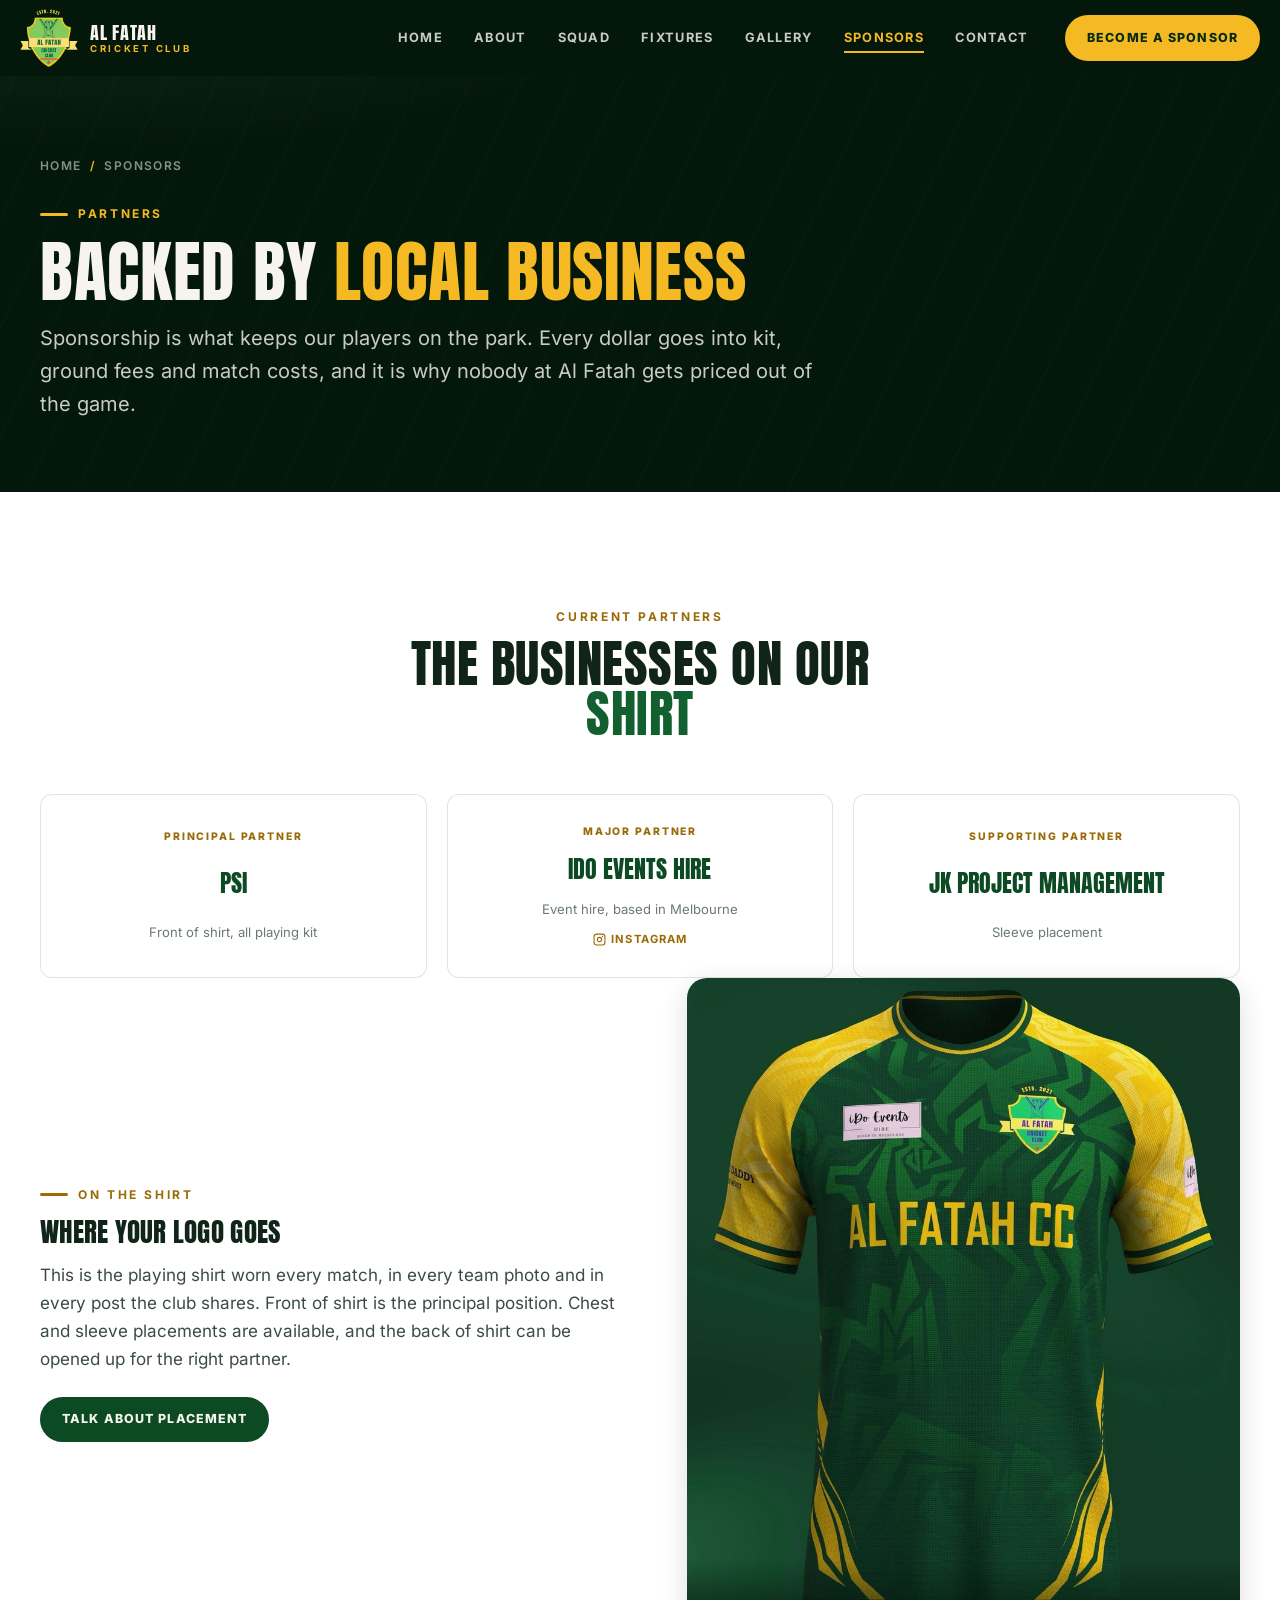
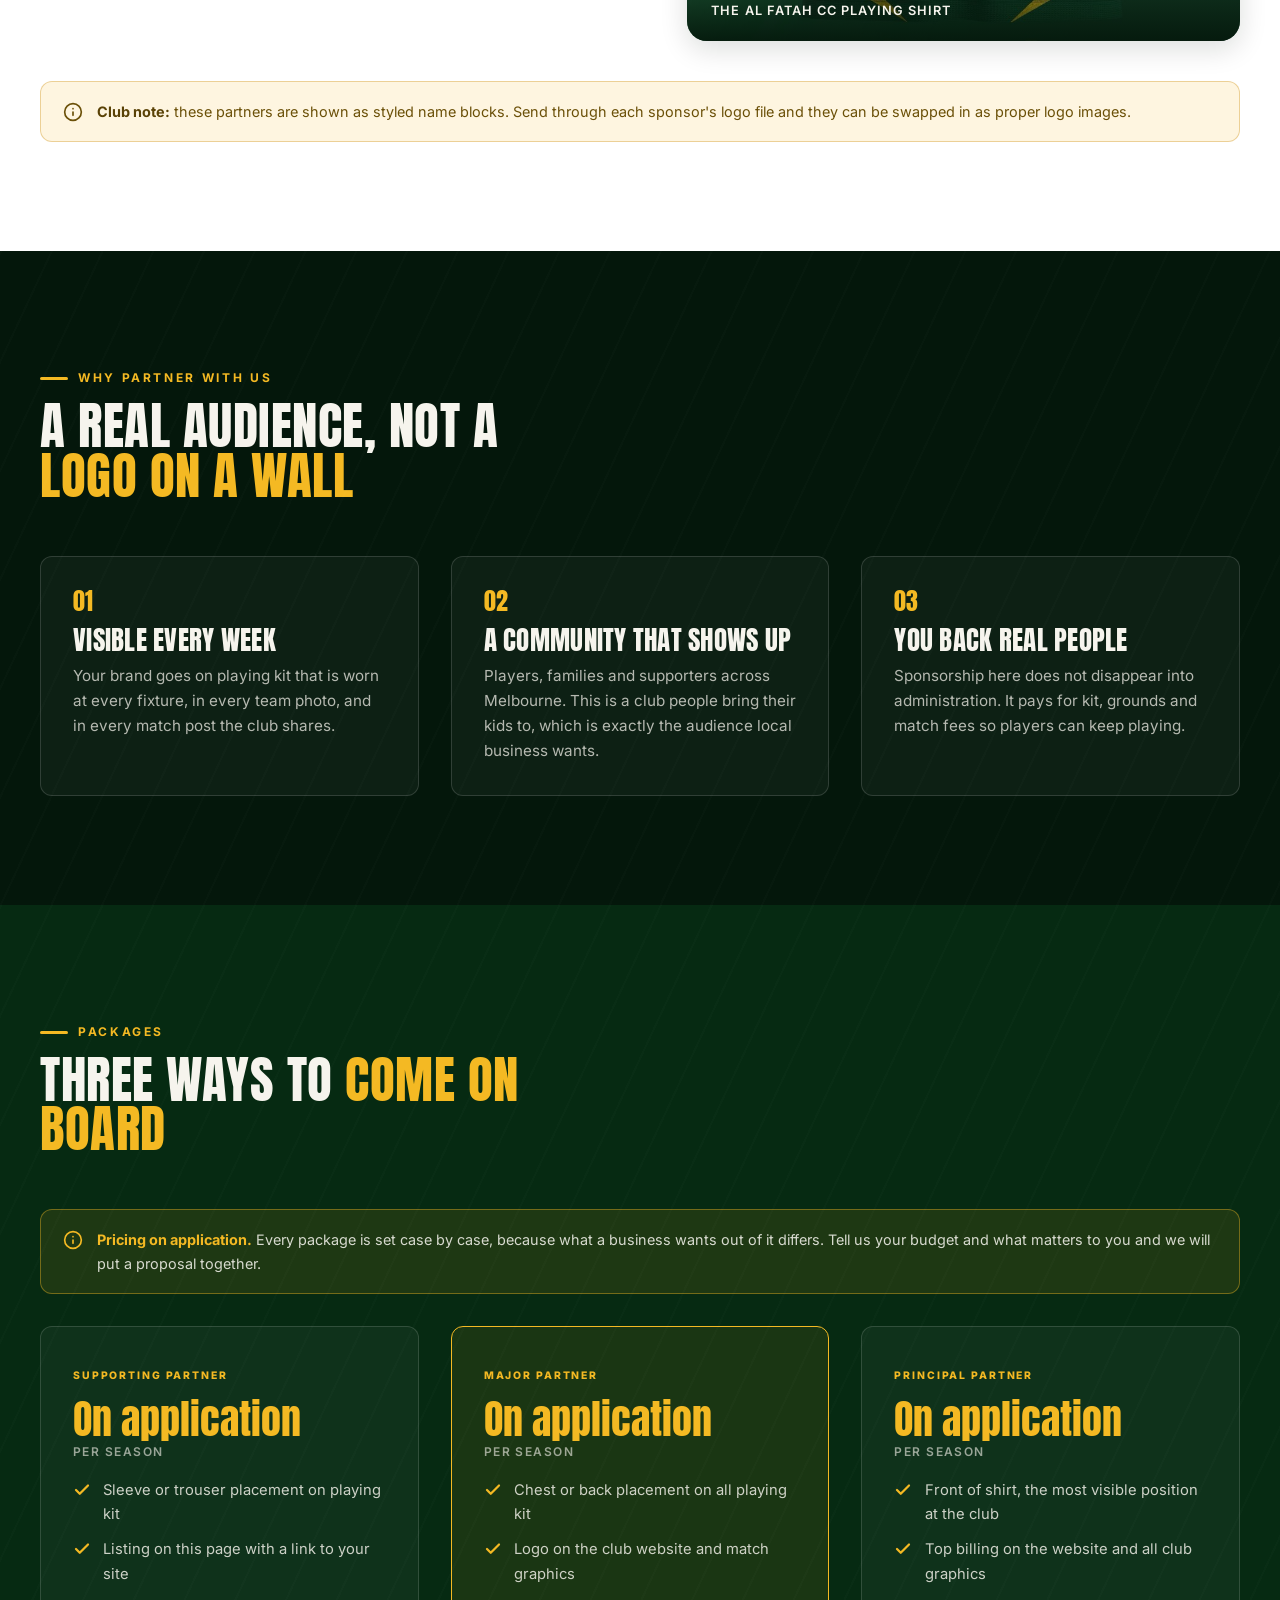
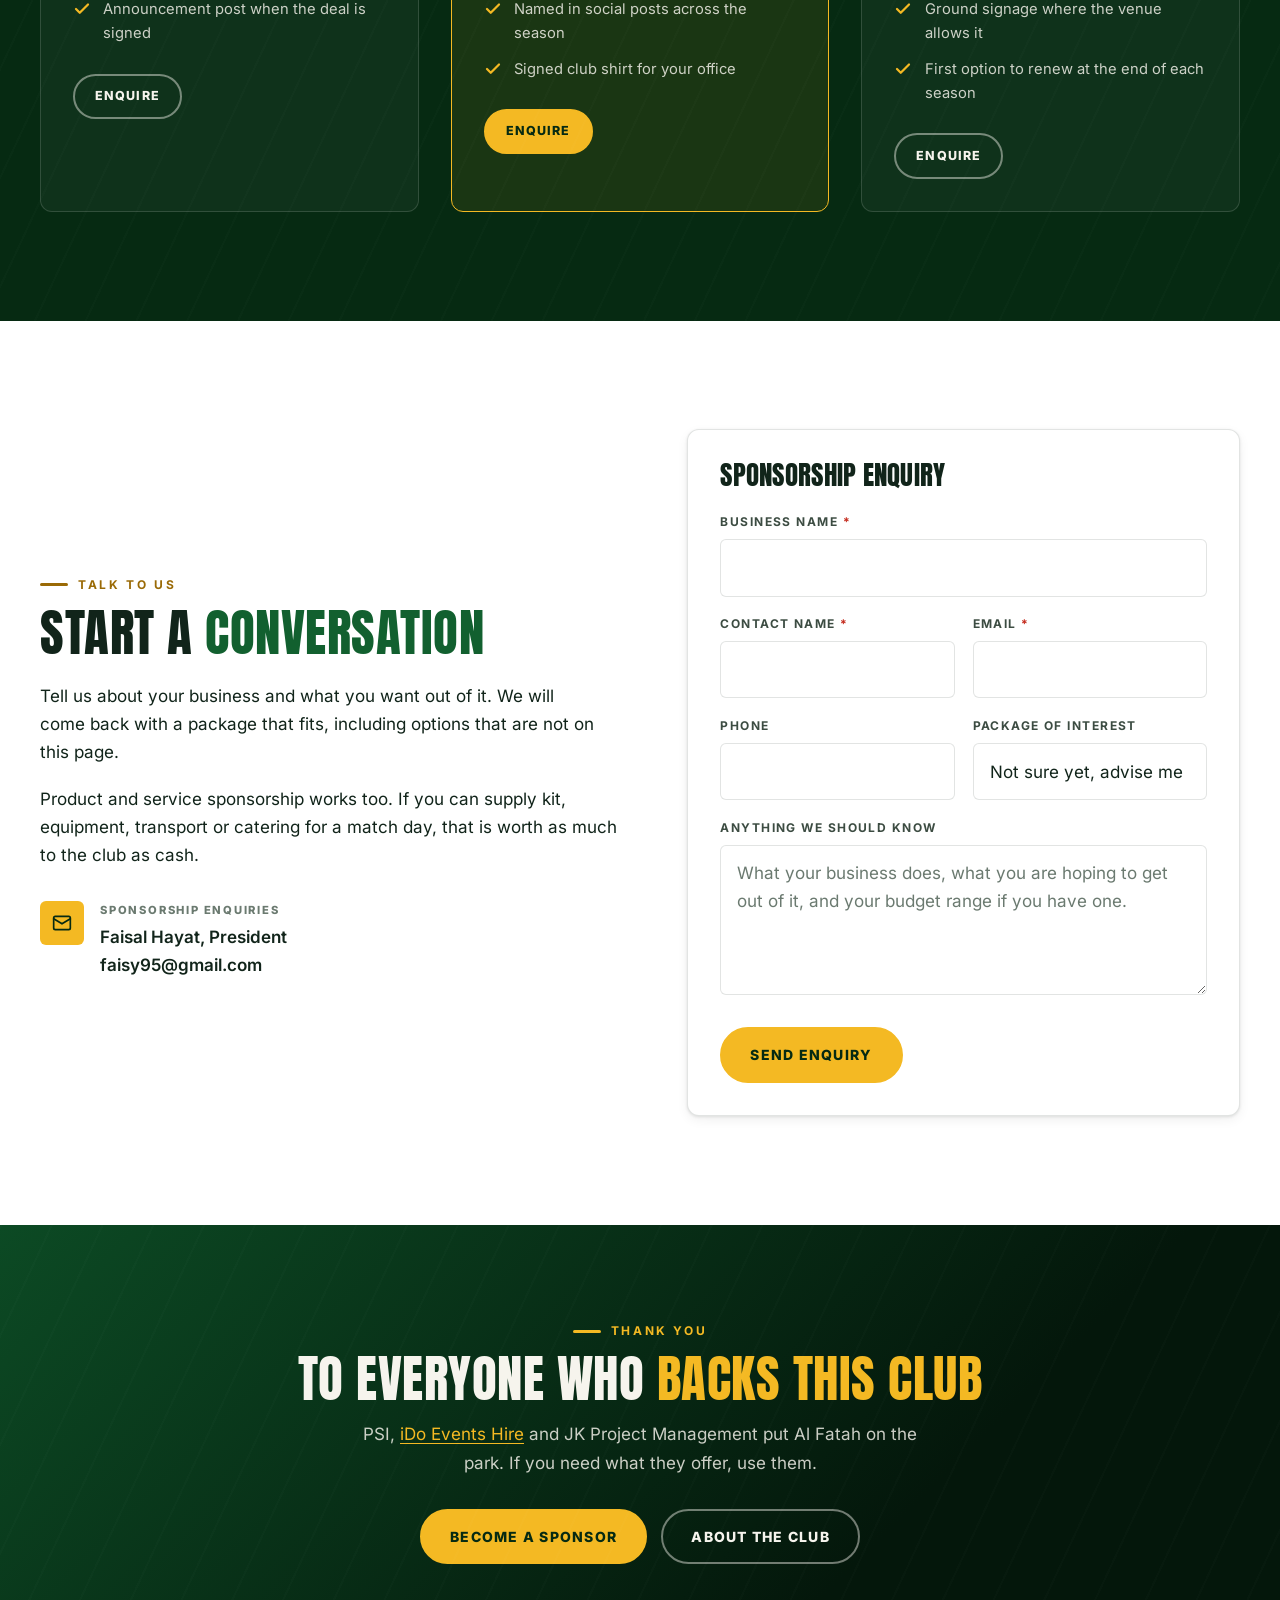
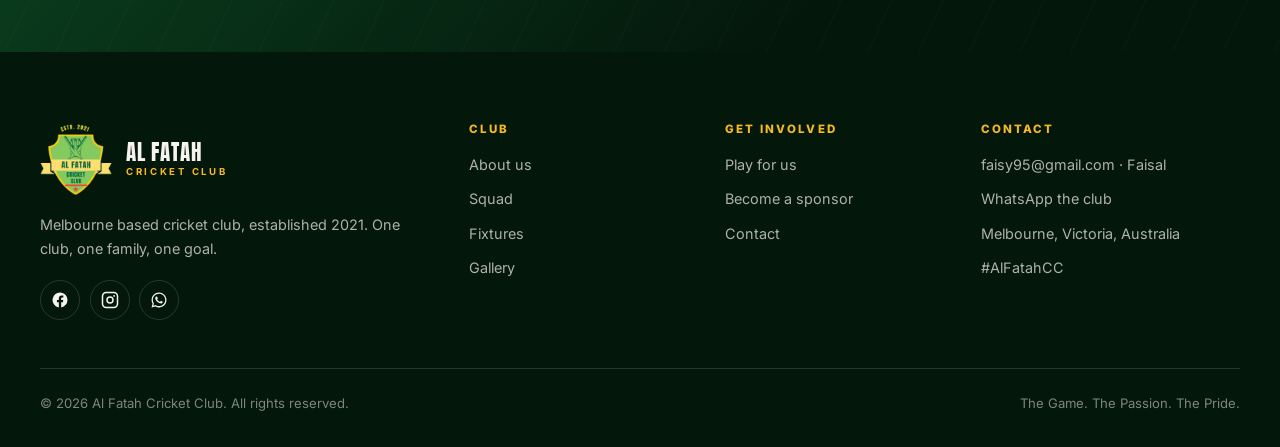
<file: sponsors.html>
<!DOCTYPE html>
<html lang="en-AU">
<head>
<meta charset="utf-8">
<script>document.documentElement.classList.add("js");setTimeout(function(){if(!window.__afccReady){document.documentElement.classList.remove("js");}},3000);</script>
<meta name="viewport" content="width=device-width, initial-scale=1">
<title>Sponsors &amp; Partners | Al Fatah Cricket Club</title>
<meta name="description" content="Al Fatah Cricket Club partners with PSI, iDo Events Hire and JK Project Management. Sponsorship packages available for Melbourne businesses who want to back a growing club.">
<link rel="canonical" href="https://alfatahcc.com/sponsors.html">
<meta name="theme-color" content="#04170B">
<meta property="og:type" content="website">
<meta property="og:site_name" content="Al Fatah Cricket Club">
<meta property="og:title" content="Sponsors and Partners | Al Fatah Cricket Club">
<meta property="og:description" content="Back a Melbourne cricket club with a growing following.">
<meta property="og:url" content="https://alfatahcc.com/sponsors.html">
<meta property="og:image" content="https://alfatahcc.com/assets/img/og-image.jpg">
<meta name="twitter:card" content="summary_large_image">
<link rel="icon" href="favicon.ico" sizes="32x32">
<link rel="apple-touch-icon" href="assets/img/apple-touch-icon.png">
<link rel="preload" as="font" type="font/woff2" href="assets/fonts/anton-latin.woff2" crossorigin>
<link rel="preload" as="font" type="font/woff2" href="assets/fonts/inter-latin.woff2" crossorigin>
<link rel="stylesheet" href="assets/css/styles.css">
</head>
<body>
<a class="skip-link" href="#main">Skip to content</a>

<header class="site-header always-solid">
  <div class="header-inner">
    <a class="brand" href="index.html" aria-label="Al Fatah Cricket Club home">
      <img src="assets/img/logo.png" alt="" width="58" height="57">
      <span class="brand-text"><span class="brand-name">Al Fatah</span><span class="brand-sub">Cricket Club</span></span>
    </a>
    <nav class="nav" aria-label="Primary">
      <ul class="nav-list">
        <li><a href="index.html">Home</a></li>
        <li><a href="about.html">About</a></li>
        <li><a href="squad.html">Squad</a></li>
        <li><a href="fixtures.html">Fixtures</a></li>
        <li><a href="gallery.html">Gallery</a></li>
        <li><a href="sponsors.html" aria-current="page">Sponsors</a></li>
        <li><a href="contact.html">Contact</a></li>
      </ul>
    </nav>
    <a class="btn btn-sm header-cta" href="#enquire">Become a Sponsor</a>
    <button class="nav-toggle" type="button" aria-expanded="false" aria-controls="mobile-nav" aria-label="Open menu"><span></span><span></span><span></span></button>
  </div>
</header>

<div class="mobile-nav" id="mobile-nav">
  <ul>
    <li><a href="index.html">Home <span>01</span></a></li>
    <li><a href="about.html">About <span>02</span></a></li>
    <li><a href="squad.html">Squad <span>03</span></a></li>
    <li><a href="fixtures.html">Fixtures <span>04</span></a></li>
    <li><a href="gallery.html">Gallery <span>05</span></a></li>
    <li><a href="sponsors.html" aria-current="page">Sponsors <span>06</span></a></li>
    <li><a href="contact.html">Contact <span>07</span></a></li>
  </ul>
  <a class="btn" href="#enquire">Become a Sponsor</a>
</div>

<main id="main">

  <section class="page-hero">
    <div class="stripes" aria-hidden="true"></div>
    <div class="shell">
      <nav class="crumbs" aria-label="Breadcrumb">
        <a href="index.html">Home</a><span aria-hidden="true">/</span><span>Sponsors</span>
      </nav>
      <p class="eyebrow">Partners</p>
      <h1>Backed by <span style="color:var(--gold)">local business</span></h1>
      <p class="lead">
        Sponsorship is what keeps our players on the park. Every dollar goes into kit,
        ground fees and match costs, and it is why nobody at Al Fatah gets priced out of
        the game.
      </p>
    </div>
  </section>

  <!-- Current partners -->
  <section class="section section-paper">
    <div class="shell">
      <div class="section-head center reveal">
        <p class="eyebrow">Current partners</p>
        <h2 class="section-title">The businesses on our <span class="accent">shirt</span></h2>
      </div>

      <div class="sponsor-grid reveal">
        <div class="sponsor">
          <span class="sponsor-tier">Principal Partner</span>
          <span class="sponsor-name">PSI</span>
          <span class="sponsor-note">Front of shirt, all playing kit</span>
        </div>
        <a class="sponsor" href="https://www.instagram.com/ido.eventss/" rel="noopener" target="_blank">
          <span class="sponsor-tier">Major Partner</span>
          <span class="sponsor-name">iDo Events Hire</span>
          <span class="sponsor-note">Event hire, based in Melbourne</span>
          <span class="sponsor-link"><svg viewBox="0 0 24 24" fill="none" stroke="currentColor" stroke-width="2" aria-hidden="true"><rect x="2" y="2" width="20" height="20" rx="5"/><circle cx="12" cy="12" r="4"/><circle cx="17.5" cy="6.5" r="1.2" fill="currentColor" stroke="none"/></svg> Instagram</span>
        </a>
        <div class="sponsor">
          <span class="sponsor-tier">Supporting Partner</span>
          <span class="sponsor-name">JK Project Management</span>
          <span class="sponsor-note">Sleeve placement</span>
        </div>
      </div>

      <div class="split-media reveal" style="margin-top:clamp(2.5rem,1.5rem+3vw,4rem)">
        <div>
          <p class="eyebrow">On the shirt</p>
          <h3 style="font-size:var(--fs-h3);margin-bottom:1rem">Where your logo goes</h3>
          <p style="color:var(--ink-soft)">
            This is the playing shirt worn every match, in every team photo and in every
            post the club shares. Front of shirt is the principal position. Chest and
            sleeve placements are available, and the back of shirt can be opened up for
            the right partner.
          </p>
          <p style="margin-top:1.5rem"><a class="btn btn-dark btn-sm" href="#enquire">Talk about placement</a></p>
        </div>
        <figure class="split-figure" style="margin:0">
          <img src="assets/img/kit-2026.jpg" alt="Al Fatah Cricket Club playing shirt showing the club crest and partner logo placements" width="1100" height="1320" loading="lazy">
          <figcaption>The Al Fatah CC playing shirt</figcaption>
        </figure>
      </div>

      <div class="notice reveal" style="margin-top:2.5rem;margin-bottom:0">
        <svg viewBox="0 0 24 24" fill="none" stroke="currentColor" stroke-width="2" stroke-linecap="round" stroke-linejoin="round" aria-hidden="true"><circle cx="12" cy="12" r="10"/><path d="M12 16v-4M12 8h.01"/></svg>
        <span>
          <strong>Club note:</strong> these partners are shown as styled name blocks. Send
          through each sponsor's logo file and they can be swapped in as proper logo images.
        </span>
      </div>
    </div>
  </section>

  <!-- Why sponsor -->
  <section class="section section-deep">
    <div class="stripes" aria-hidden="true"></div>
    <div class="shell">
      <div class="section-head reveal">
        <p class="eyebrow">Why partner with us</p>
        <h2 class="section-title">A real audience, not a <span class="accent">logo on a wall</span></h2>
      </div>

      <div class="grid grid-3">
        <div class="card reveal">
          <span class="value-num">01</span>
          <h3>Visible every week</h3>
          <p>
            Your brand goes on playing kit that is worn at every fixture, in every team
            photo, and in every match post the club shares.
          </p>
        </div>
        <div class="card reveal" data-delay="1">
          <span class="value-num">02</span>
          <h3>A community that shows up</h3>
          <p>
            Players, families and supporters across Melbourne. This is a club people bring
            their kids to, which is exactly the audience local business wants.
          </p>
        </div>
        <div class="card reveal" data-delay="2">
          <span class="value-num">03</span>
          <h3>You back real people</h3>
          <p>
            Sponsorship here does not disappear into administration. It pays for kit, grounds
            and match fees so players can keep playing.
          </p>
        </div>
      </div>
    </div>
  </section>

  <!-- Packages -->
  <section class="section section-dark">
    <div class="stripes" aria-hidden="true"></div>
    <div class="shell">
      <div class="section-head reveal">
        <p class="eyebrow">Packages</p>
        <h2 class="section-title">Three ways to <span class="accent">come on board</span></h2>
      </div>

      <div class="notice reveal">
        <svg viewBox="0 0 24 24" fill="none" stroke="currentColor" stroke-width="2" stroke-linecap="round" stroke-linejoin="round" aria-hidden="true"><circle cx="12" cy="12" r="10"/><path d="M12 16v-4M12 8h.01"/></svg>
        <span>
          <strong>Pricing on application.</strong> Every package is set case by case, because
          what a business wants out of it differs. Tell us your budget and what matters to you
          and we will put a proposal together.
        </span>
      </div>

      <div class="grid grid-3">
        <div class="tier-card reveal">
          <span class="sponsor-tier">Supporting Partner</span>
          <div class="tier-price">On application<small>Per season</small></div>
          <ul class="tick-list">
            <li><svg viewBox="0 0 24 24" fill="none" stroke="currentColor" stroke-width="3" stroke-linecap="round" stroke-linejoin="round" aria-hidden="true"><path d="M20 6 9 17l-5-5"/></svg><span>Sleeve or trouser placement on playing kit</span></li>
            <li><svg viewBox="0 0 24 24" fill="none" stroke="currentColor" stroke-width="3" stroke-linecap="round" stroke-linejoin="round" aria-hidden="true"><path d="M20 6 9 17l-5-5"/></svg><span>Listing on this page with a link to your site</span></li>
            <li><svg viewBox="0 0 24 24" fill="none" stroke="currentColor" stroke-width="3" stroke-linecap="round" stroke-linejoin="round" aria-hidden="true"><path d="M20 6 9 17l-5-5"/></svg><span>Announcement post when the deal is signed</span></li>
          </ul>
          <p style="margin-top:1.75rem"><a class="btn btn-outline btn-sm" href="#enquire">Enquire</a></p>
        </div>

        <div class="tier-card featured reveal" data-delay="1">
          <span class="sponsor-tier">Major Partner</span>
          <div class="tier-price">On application<small>Per season</small></div>
          <ul class="tick-list">
            <li><svg viewBox="0 0 24 24" fill="none" stroke="currentColor" stroke-width="3" stroke-linecap="round" stroke-linejoin="round" aria-hidden="true"><path d="M20 6 9 17l-5-5"/></svg><span>Chest or back placement on all playing kit</span></li>
            <li><svg viewBox="0 0 24 24" fill="none" stroke="currentColor" stroke-width="3" stroke-linecap="round" stroke-linejoin="round" aria-hidden="true"><path d="M20 6 9 17l-5-5"/></svg><span>Logo on the club website and match graphics</span></li>
            <li><svg viewBox="0 0 24 24" fill="none" stroke="currentColor" stroke-width="3" stroke-linecap="round" stroke-linejoin="round" aria-hidden="true"><path d="M20 6 9 17l-5-5"/></svg><span>Named in social posts across the season</span></li>
            <li><svg viewBox="0 0 24 24" fill="none" stroke="currentColor" stroke-width="3" stroke-linecap="round" stroke-linejoin="round" aria-hidden="true"><path d="M20 6 9 17l-5-5"/></svg><span>Signed club shirt for your office</span></li>
          </ul>
          <p style="margin-top:1.75rem"><a class="btn btn-sm" href="#enquire">Enquire</a></p>
        </div>

        <div class="tier-card reveal" data-delay="2">
          <span class="sponsor-tier">Principal Partner</span>
          <div class="tier-price">On application<small>Per season</small></div>
          <ul class="tick-list">
            <li><svg viewBox="0 0 24 24" fill="none" stroke="currentColor" stroke-width="3" stroke-linecap="round" stroke-linejoin="round" aria-hidden="true"><path d="M20 6 9 17l-5-5"/></svg><span>Front of shirt, the most visible position at the club</span></li>
            <li><svg viewBox="0 0 24 24" fill="none" stroke="currentColor" stroke-width="3" stroke-linecap="round" stroke-linejoin="round" aria-hidden="true"><path d="M20 6 9 17l-5-5"/></svg><span>Top billing on the website and all club graphics</span></li>
            <li><svg viewBox="0 0 24 24" fill="none" stroke="currentColor" stroke-width="3" stroke-linecap="round" stroke-linejoin="round" aria-hidden="true"><path d="M20 6 9 17l-5-5"/></svg><span>Ground signage where the venue allows it</span></li>
            <li><svg viewBox="0 0 24 24" fill="none" stroke="currentColor" stroke-width="3" stroke-linecap="round" stroke-linejoin="round" aria-hidden="true"><path d="M20 6 9 17l-5-5"/></svg><span>First option to renew at the end of each season</span></li>
          </ul>
          <p style="margin-top:1.75rem"><a class="btn btn-outline btn-sm" href="#enquire">Enquire</a></p>
        </div>
      </div>
    </div>
  </section>

  <!-- Enquiry -->
  <section class="section section-paper" id="enquire">
    <div class="shell">
      <div class="split-media">
        <div class="reveal">
          <p class="eyebrow">Talk to us</p>
          <h2 class="section-title">Start a <span class="accent">conversation</span></h2>
          <div class="stack" style="margin-top:1.5rem">
            <p>
              Tell us about your business and what you want out of it. We will come back with
              a package that fits, including options that are not on this page.
            </p>
            <p>
              Product and service sponsorship works too. If you can supply kit, equipment,
              transport or catering for a match day, that is worth as much to the club as cash.
            </p>
          </div>
          <ul class="info-list" style="margin-top:2rem;color:var(--ink)">
            <li>
              <span class="info-icon" aria-hidden="true">
                <svg viewBox="0 0 24 24" fill="none" stroke="currentColor" stroke-width="2" stroke-linecap="round" stroke-linejoin="round"><rect x="2" y="4" width="20" height="16" rx="2"/><path d="m2 7 10 6 10-6"/></svg>
              </span>
              <span>
                <span class="info-label" style="color:var(--muted)">Sponsorship enquiries</span>
                <span class="info-value">Faisal Hayat, President<br>
                  <a href="mailto:faisy95@gmail.com">faisy95@gmail.com</a>
                </span>
              </span>
            </li>
          </ul>
        </div>

        <div class="card reveal" data-delay="1">
          <h3 style="margin-bottom:1.5rem">Sponsorship enquiry</h3>
          <form data-form data-subject="Sponsorship enquiry from the website" data-mailto="faisy95@gmail.com" novalidate>
            <div class="form-grid">
              <div class="field full">
                <label for="s-business">Business name <span class="req">*</span></label>
                <input type="text" id="s-business" name="business" required autocomplete="organization">
              </div>
              <div class="field">
                <label for="s-name">Contact name <span class="req">*</span></label>
                <input type="text" id="s-name" name="contact_name" required autocomplete="name">
              </div>
              <div class="field">
                <label for="s-email">Email <span class="req">*</span></label>
                <input type="email" id="s-email" name="email" required autocomplete="email">
              </div>
              <div class="field">
                <label for="s-phone">Phone</label>
                <input type="tel" id="s-phone" name="phone" autocomplete="tel">
              </div>
              <div class="field">
                <label for="s-tier">Package of interest</label>
                <select id="s-tier" name="package">
                  <option>Not sure yet, advise me</option>
                  <option>Supporting Partner</option>
                  <option>Major Partner</option>
                  <option>Principal Partner</option>
                  <option>Product or service sponsorship</option>
                </select>
              </div>
              <div class="field full">
                <label for="s-message">Anything we should know</label>
                <textarea id="s-message" name="message" placeholder="What your business does, what you are hoping to get out of it, and your budget range if you have one."></textarea>
              </div>
            </div>
            <p style="margin-top:1.5rem"><button class="btn" type="submit">Send enquiry</button></p>
            <p class="form-status" role="status" aria-live="polite"></p>
          </form>
        </div>
      </div>
    </div>
  </section>

  <section class="cta-band">
    <div class="stripes" aria-hidden="true"></div>
    <div class="shell">
      <p class="eyebrow" style="justify-content:center">Thank you</p>
      <h2>To everyone who <span class="accent">backs this club</span></h2>
      <p>
        PSI, <a href="https://www.instagram.com/ido.eventss/" rel="noopener" target="_blank" style="color:var(--gold);text-decoration:underline;text-underline-offset:3px">iDo Events Hire</a>
        and JK Project Management put Al Fatah on the park. If you need what they offer, use them.
      </p>
      <div class="cta-actions">
        <a class="btn" href="#enquire">Become a sponsor</a>
        <a class="btn btn-outline" href="about.html">About the club</a>
      </div>
    </div>
  </section>

</main>

<footer class="site-footer">
  <div class="shell">
    <div class="footer-grid">
      <div>
        <div class="footer-brand">
          <img src="assets/img/logo.png" alt="" width="72" height="71">
          <span class="brand-text"><span class="brand-name">Al Fatah</span><span class="brand-sub">Cricket Club</span></span>
        </div>
        <p>Melbourne based cricket club, established 2021. One club, one family, one goal.</p>
        <div class="socials">
          <a href="https://www.facebook.com/people/Al-Fatah-Cricket-Club/100093400394322/" aria-label="Al Fatah CC on Facebook" rel="noopener" target="_blank"><svg viewBox="0 0 24 24" fill="currentColor" aria-hidden="true"><path d="M22 12a10 10 0 1 0-11.56 9.88v-6.99H7.9V12h2.54V9.8c0-2.5 1.49-3.89 3.77-3.89 1.1 0 2.24.2 2.24.2v2.46h-1.26c-1.24 0-1.63.77-1.63 1.56V12h2.78l-.44 2.89h-2.34v6.99A10 10 0 0 0 22 12z"/></svg></a>
          <a href="https://www.instagram.com/alfatahcc/" aria-label="Al Fatah CC on Instagram" rel="noopener" target="_blank"><svg viewBox="0 0 24 24" fill="none" stroke="currentColor" stroke-width="2" aria-hidden="true"><rect x="2" y="2" width="20" height="20" rx="5"/><circle cx="12" cy="12" r="4"/><circle cx="17.5" cy="6.5" r="1.2" fill="currentColor" stroke="none"/></svg></a>
          <a href="https://wa.me/61403053888" aria-label="Al Fatah CC on WhatsApp" rel="noopener"><svg viewBox="0 0 24 24" fill="currentColor" aria-hidden="true"><path d="M12.04 2C6.58 2 2.13 6.45 2.13 11.91c0 1.75.46 3.45 1.32 4.95L2 22l5.25-1.38a9.87 9.87 0 0 0 4.79 1.22h.01c5.46 0 9.91-4.45 9.91-9.91 0-2.65-1.03-5.14-2.9-7.01A9.82 9.82 0 0 0 12.04 2zm0 18.15h-.01a8.2 8.2 0 0 1-4.18-1.15l-.3-.18-3.11.82.83-3.04-.2-.31a8.2 8.2 0 0 1-1.26-4.38c0-4.54 3.7-8.23 8.24-8.23 2.2 0 4.27.86 5.82 2.42a8.18 8.18 0 0 1 2.41 5.82c0 4.54-3.7 8.23-8.24 8.23zm4.52-6.16c-.25-.13-1.47-.72-1.69-.8-.23-.09-.39-.13-.56.12-.16.25-.64.8-.79.97-.14.16-.29.19-.54.06-.25-.12-1.05-.38-1.99-1.23-.74-.65-1.24-1.46-1.38-1.71-.15-.25-.02-.38.11-.51.11-.11.25-.29.37-.43.13-.15.17-.25.25-.41.09-.17.04-.31-.02-.44-.06-.12-.56-1.35-.77-1.85-.2-.48-.4-.42-.56-.43h-.47c-.16 0-.43.06-.65.31-.23.25-.86.84-.86 2.05s.88 2.38 1 2.54c.13.17 1.74 2.66 4.21 3.73.59.25 1.05.4 1.4.52.59.19 1.13.16 1.55.1.47-.07 1.47-.6 1.67-1.18.21-.58.21-1.07.15-1.18-.06-.11-.23-.17-.48-.29z"/></svg></a>
        </div>
      </div>
      <div class="footer-col"><h3>Club</h3><ul>
        <li><a href="about.html">About us</a></li><li><a href="squad.html">Squad</a></li>
        <li><a href="fixtures.html">Fixtures</a></li><li><a href="gallery.html">Gallery</a></li></ul></div>
      <div class="footer-col"><h3>Get involved</h3><ul>
        <li><a href="contact.html#join">Play for us</a></li><li><a href="sponsors.html">Become a sponsor</a></li>
        <li><a href="contact.html">Contact</a></li></ul></div>
      <div class="footer-col"><h3>Contact</h3><ul>
        <li><a href="mailto:faisy95@gmail.com">faisy95@gmail.com &middot; Faisal</a></li>
        <li><a href="https://wa.me/61403053888" rel="noopener">WhatsApp the club</a></li>
        <li>Melbourne, Victoria, Australia</li><li>#AlFatahCC</li></ul></div>
    </div>
    <div class="footer-bottom">
      <p>&copy; <span data-year>2026</span> Al Fatah Cricket Club. All rights reserved.</p>
      <p>The Game. The Passion. The Pride.</p>
    </div>
  </div>
</footer>

<script src="assets/js/main.js" defer></script>
</body>
</html>
</file>
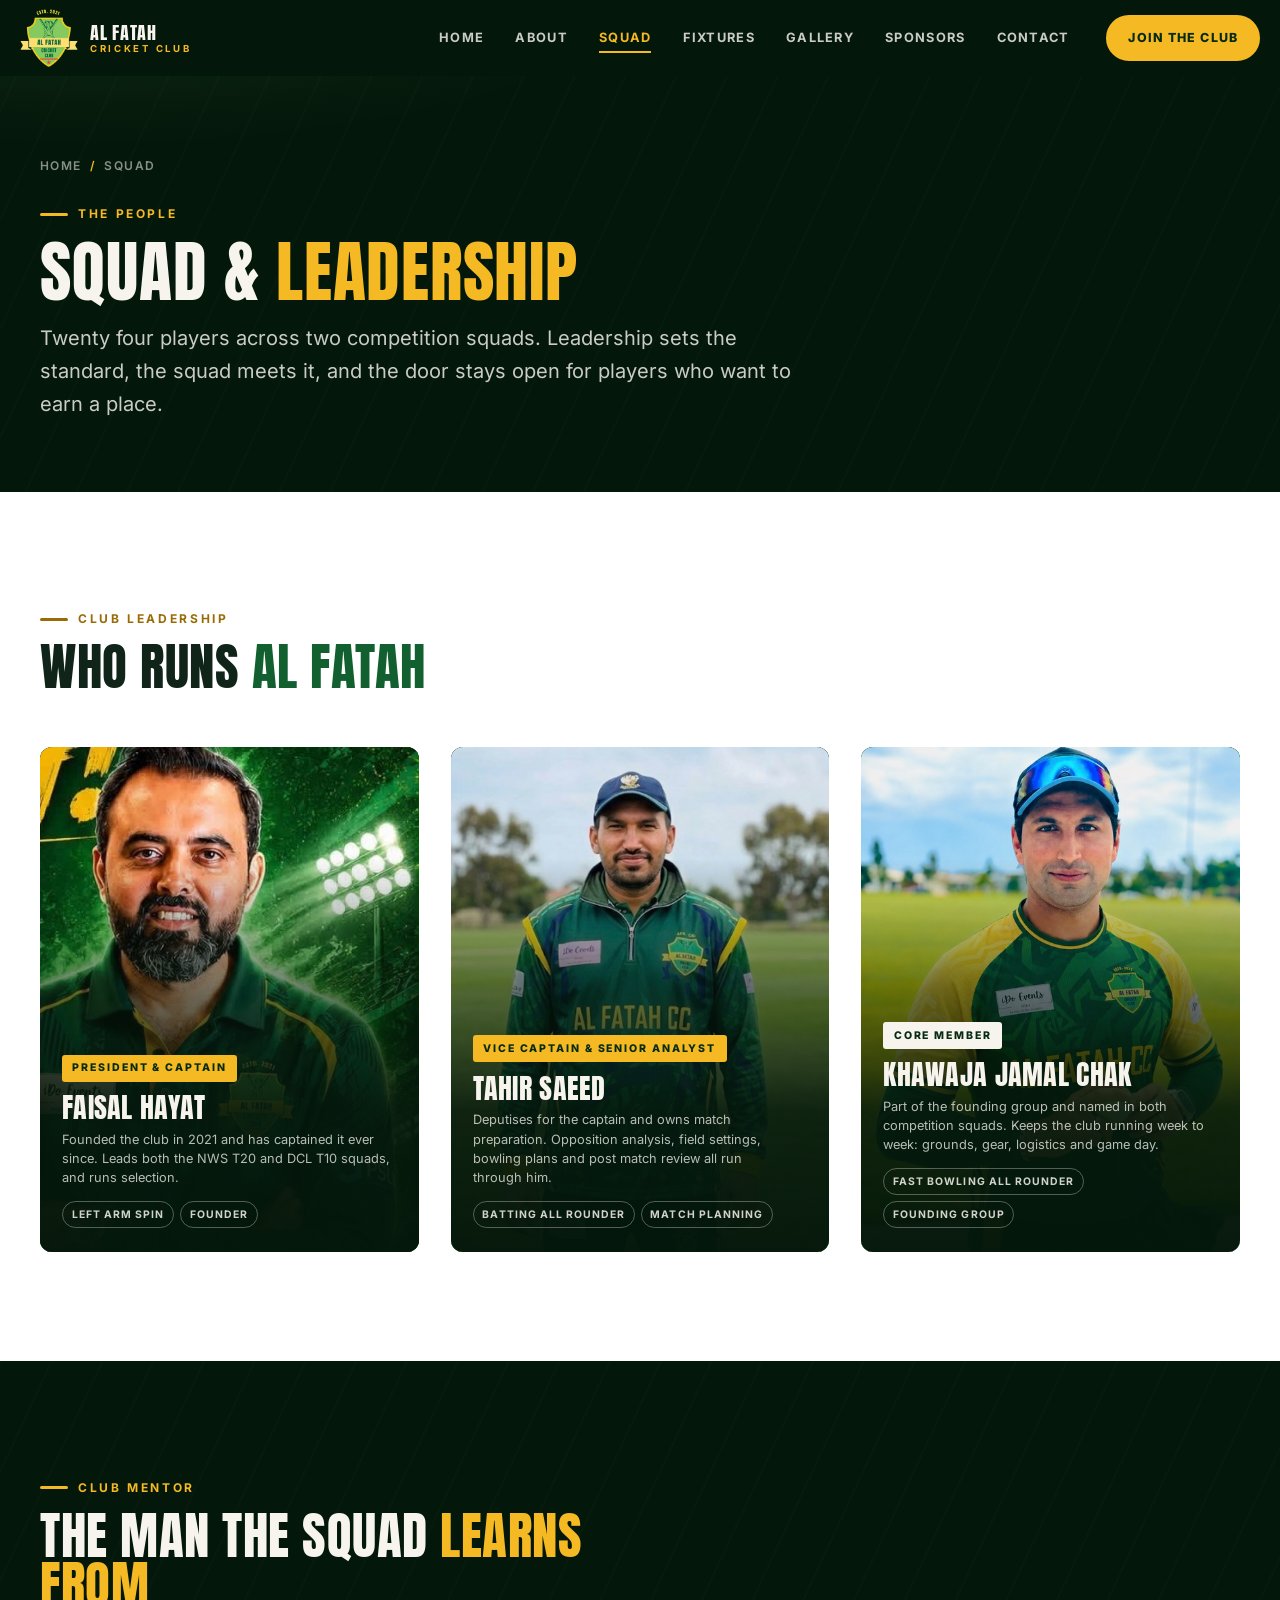
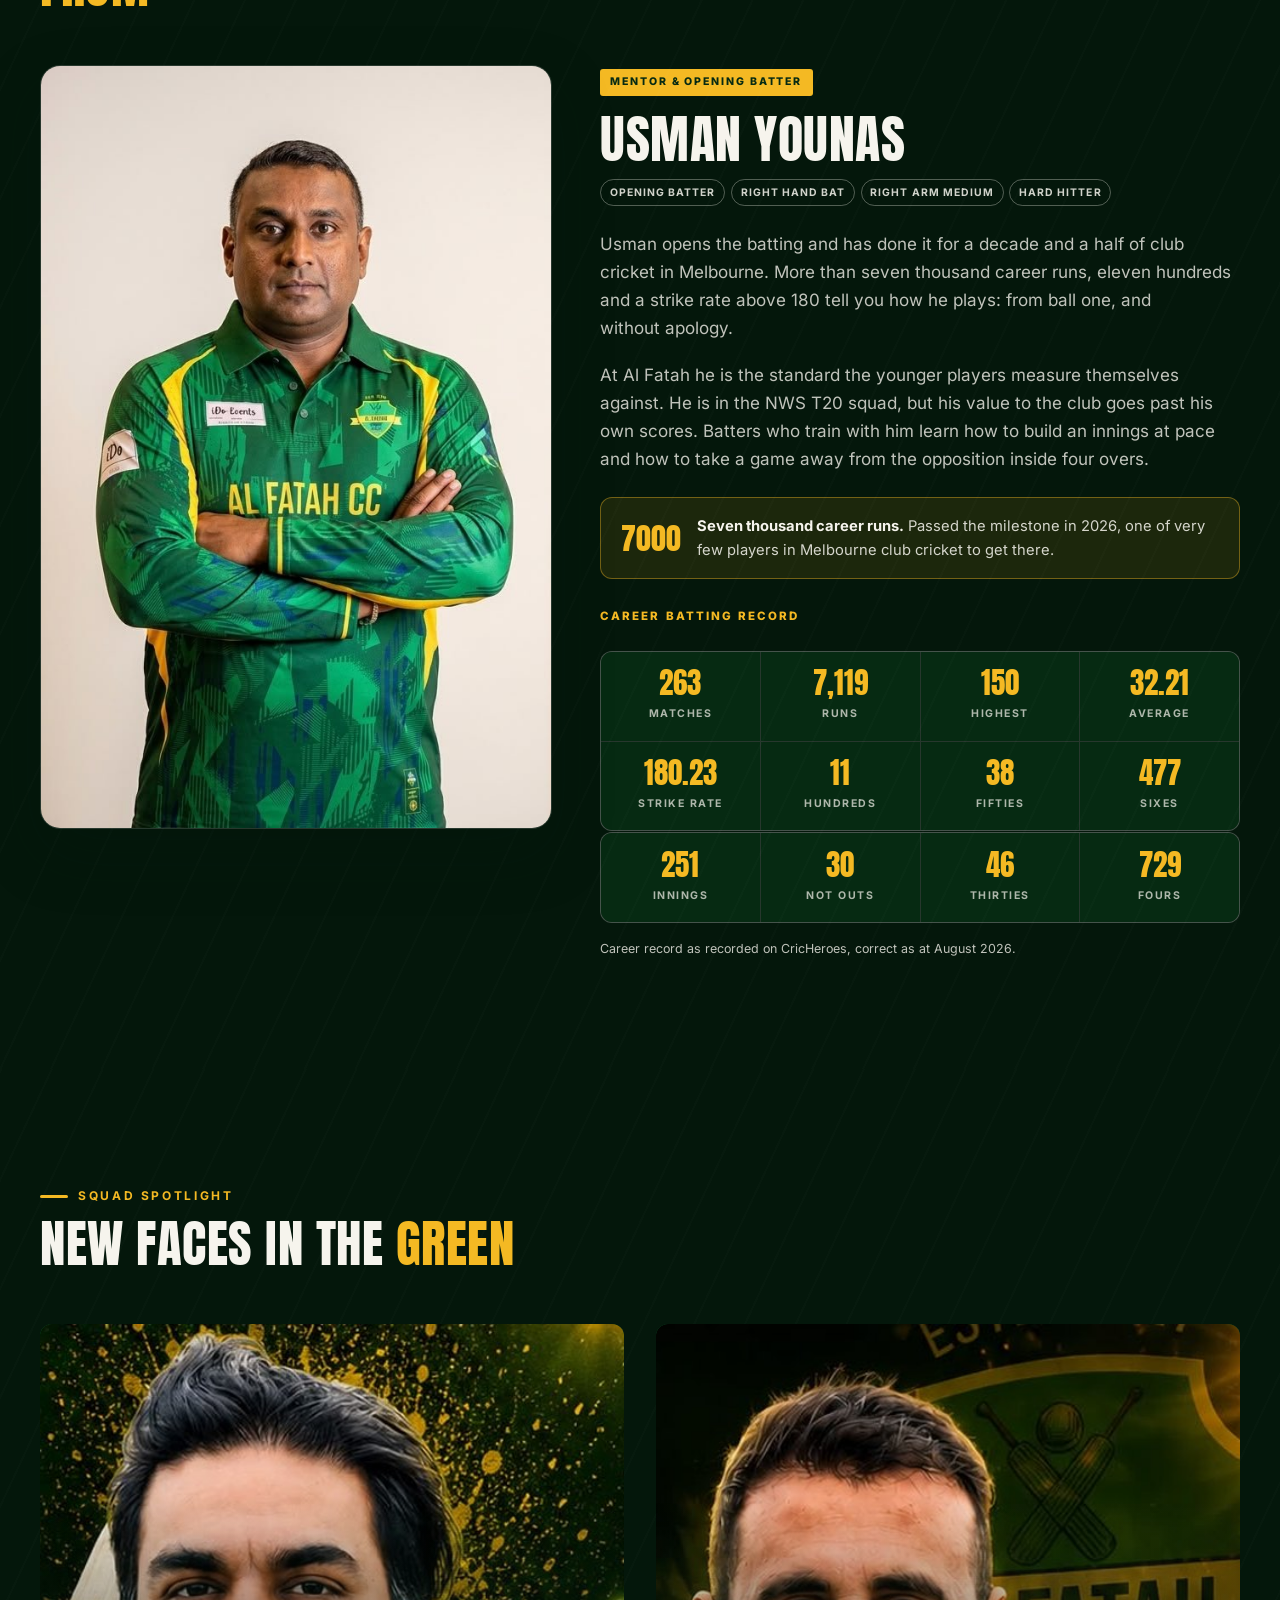
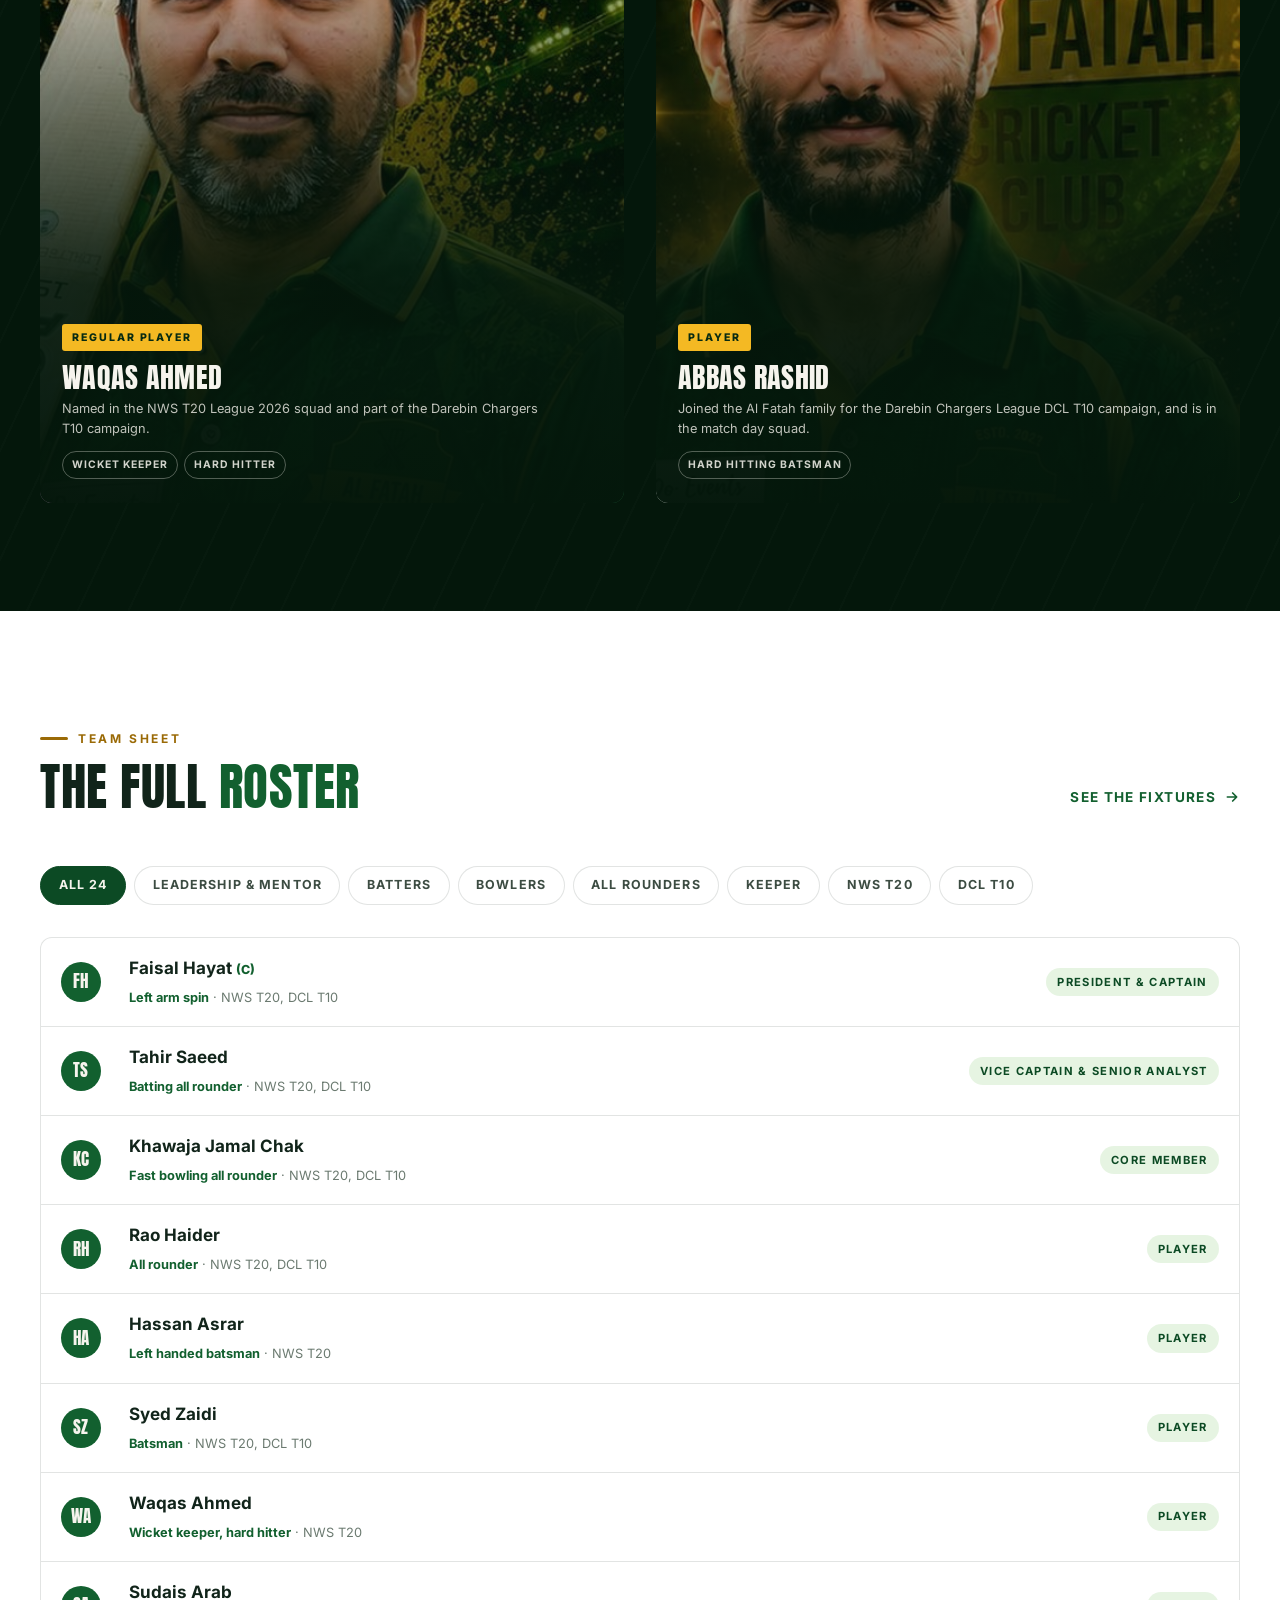
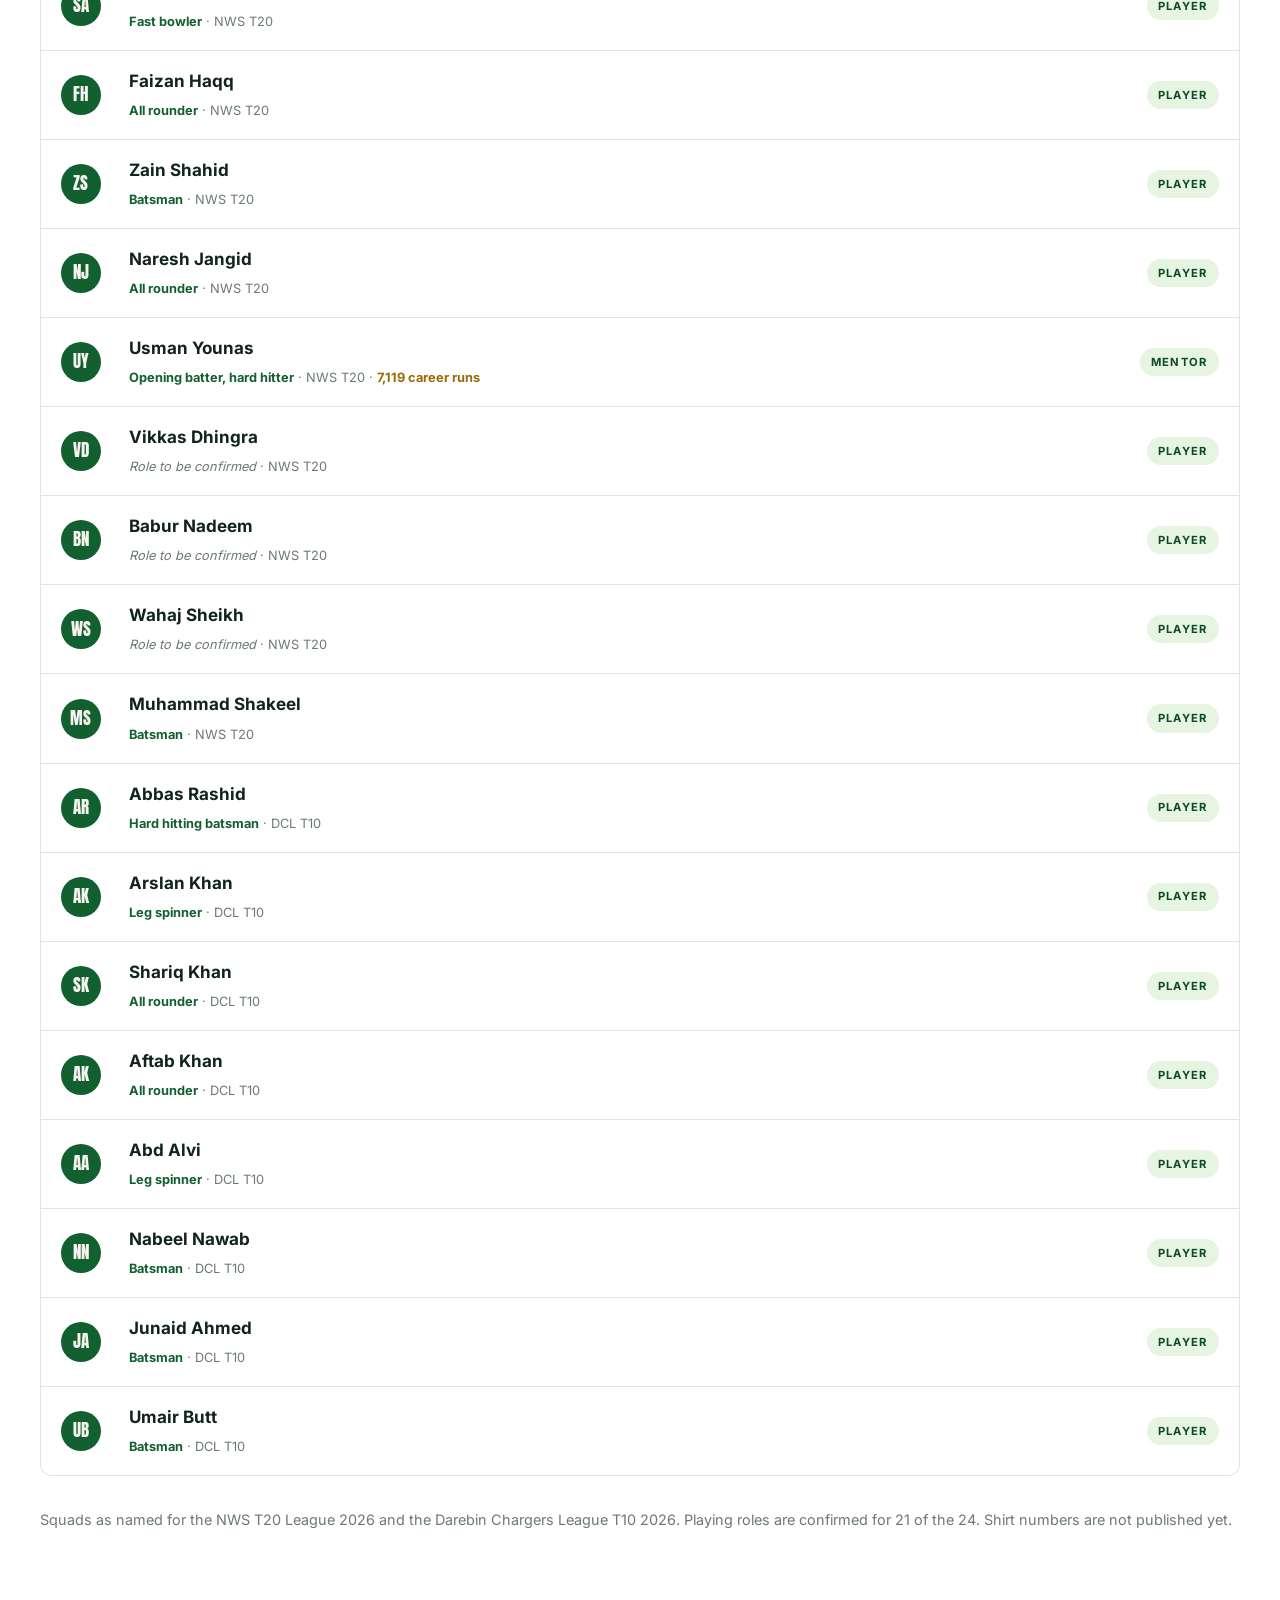
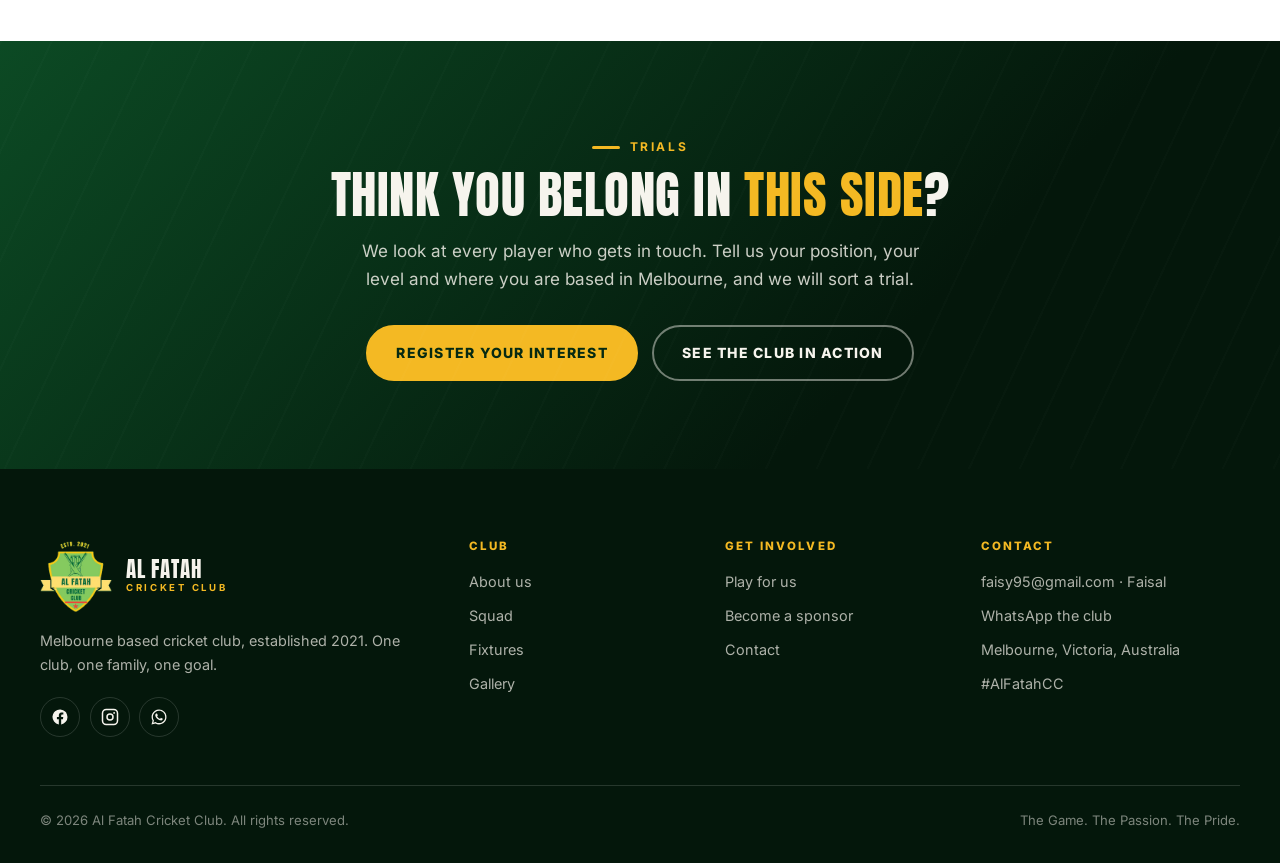
<file: squad.html>
<!DOCTYPE html>
<html lang="en-AU">
<head>
<meta charset="utf-8">
<script>document.documentElement.classList.add("js");setTimeout(function(){if(!window.__afccReady){document.documentElement.classList.remove("js");}},3000);</script>
<meta name="viewport" content="width=device-width, initial-scale=1">
<title>Squad &amp; Leadership | Al Fatah Cricket Club</title>
<meta name="description" content="The Al Fatah Cricket Club squad: 24 players across the NWS T20 League 2026 and Darebin Chargers League T10 squads, led by captain Faisal Hayat, with club mentor Usman Younas and his 7,119 career runs.">
<link rel="canonical" href="https://alfatahcc.com/squad.html">
<meta name="theme-color" content="#04170B">
<meta property="og:type" content="website">
<meta property="og:site_name" content="Al Fatah Cricket Club">
<meta property="og:title" content="Squad and Leadership | Al Fatah Cricket Club">
<meta property="og:description" content="The people behind the green and gold.">
<meta property="og:url" content="https://alfatahcc.com/squad.html">
<meta property="og:image" content="https://alfatahcc.com/assets/img/og-image.jpg">
<meta name="twitter:card" content="summary_large_image">
<link rel="icon" href="favicon.ico" sizes="32x32">
<link rel="apple-touch-icon" href="assets/img/apple-touch-icon.png">
<link rel="preload" as="font" type="font/woff2" href="assets/fonts/anton-latin.woff2" crossorigin>
<link rel="preload" as="font" type="font/woff2" href="assets/fonts/inter-latin.woff2" crossorigin>
<link rel="stylesheet" href="assets/css/styles.css">
</head>
<body>
<a class="skip-link" href="#main">Skip to content</a>

<header class="site-header always-solid">
  <div class="header-inner">
    <a class="brand" href="index.html" aria-label="Al Fatah Cricket Club home">
      <img src="assets/img/logo.png" alt="" width="58" height="57">
      <span class="brand-text"><span class="brand-name">Al Fatah</span><span class="brand-sub">Cricket Club</span></span>
    </a>
    <nav class="nav" aria-label="Primary">
      <ul class="nav-list">
        <li><a href="index.html">Home</a></li>
        <li><a href="about.html">About</a></li>
        <li><a href="squad.html" aria-current="page">Squad</a></li>
        <li><a href="fixtures.html">Fixtures</a></li>
        <li><a href="gallery.html">Gallery</a></li>
        <li><a href="sponsors.html">Sponsors</a></li>
        <li><a href="contact.html">Contact</a></li>
      </ul>
    </nav>
    <a class="btn btn-sm header-cta" href="contact.html#join">Join the Club</a>
    <button class="nav-toggle" type="button" aria-expanded="false" aria-controls="mobile-nav" aria-label="Open menu"><span></span><span></span><span></span></button>
  </div>
</header>

<div class="mobile-nav" id="mobile-nav">
  <ul>
    <li><a href="index.html">Home <span>01</span></a></li>
    <li><a href="about.html">About <span>02</span></a></li>
    <li><a href="squad.html" aria-current="page">Squad <span>03</span></a></li>
    <li><a href="fixtures.html">Fixtures <span>04</span></a></li>
    <li><a href="gallery.html">Gallery <span>05</span></a></li>
    <li><a href="sponsors.html">Sponsors <span>06</span></a></li>
    <li><a href="contact.html">Contact <span>07</span></a></li>
  </ul>
  <a class="btn" href="contact.html#join">Join the Club</a>
</div>

<main id="main">

  <section class="page-hero">
    <div class="stripes" aria-hidden="true"></div>
    <div class="shell">
      <nav class="crumbs" aria-label="Breadcrumb">
        <a href="index.html">Home</a><span aria-hidden="true">/</span><span>Squad</span>
      </nav>
      <p class="eyebrow">The people</p>
      <h1>Squad &amp; <span style="color:var(--gold)">leadership</span></h1>
      <p class="lead">
        Twenty four players across two competition squads. Leadership sets the standard,
        the squad meets it, and the door stays open for players who want to earn a place.
      </p>
    </div>
  </section>

  <!-- Leadership -->
  <section class="section section-paper">
    <div class="shell">
      <div class="section-head reveal">
        <p class="eyebrow">Club leadership</p>
        <h2 class="section-title">Who runs <span class="accent">Al Fatah</span></h2>
      </div>

      <div class="grid grid-3">
        <article class="person reveal">
          <div class="person-photo">
            <img src="assets/img/player-faisal.jpg" alt="Faisal Hayat, President and Captain of Al Fatah Cricket Club" width="441" height="588" loading="lazy">
          </div>
          <div class="person-body">
            <span class="person-role">President &amp; Captain</span>
            <h3 class="person-name">Faisal Hayat</h3>
            <p class="person-meta">
              Founded the club in 2021 and has captained it ever since. Leads both the NWS
              T20 and DCL T10 squads, and runs selection.
            </p>
            <div class="person-tags"><span class="tag">Left arm spin</span><span class="tag">Founder</span></div>
          </div>
        </article>

        <article class="person reveal" data-delay="1">
          <div class="person-photo">
            <img src="assets/img/player-tahir.jpg" alt="Tahir Saeed, Vice Captain and Senior Analyst of Al Fatah Cricket Club" width="560" height="747" loading="lazy">
          </div>
          <div class="person-body">
            <span class="person-role">Vice Captain &amp; Senior Analyst</span>
            <h3 class="person-name">Tahir Saeed</h3>
            <p class="person-meta">
              Deputises for the captain and owns match preparation. Opposition analysis,
              field settings, bowling plans and post match review all run through him.
            </p>
            <div class="person-tags"><span class="tag">Batting all rounder</span><span class="tag">Match planning</span></div>
          </div>
        </article>

        <article class="person reveal" data-delay="2">
          <div class="person-photo">
            <img src="assets/img/player-chak.jpg" alt="Khawaja Jamal Chak of Al Fatah Cricket Club in club kit" width="560" height="747" loading="lazy">
          </div>
          <div class="person-body">
            <span class="person-role alt">Core Member</span>
            <h3 class="person-name">Khawaja Jamal Chak</h3>
            <p class="person-meta">
              Part of the founding group and named in both competition squads. Keeps the club
              running week to week: grounds, gear, logistics and game day.
            </p>
            <div class="person-tags"><span class="tag">Fast bowling all rounder</span><span class="tag">Founding group</span></div>
          </div>
        </article>
      </div>
    </div>
  </section>

  <!-- ===================== CLUB MENTOR ===================== -->
  <section class="section section-deep" id="mentor">
    <div class="stripes" aria-hidden="true"></div>
    <div class="shell">
      <div class="section-head reveal">
        <p class="eyebrow">Club mentor</p>
        <h2 class="section-title">The man the squad <span class="accent">learns from</span></h2>
      </div>

      <div class="mentor reveal">
        <figure class="mentor-figure">
          <img src="assets/img/usman-portrait.jpg"
               alt="Usman Younas, club mentor at Al Fatah Cricket Club, in club colours"
               width="900" height="896" loading="lazy">
        </figure>

        <div>
          <span class="person-role">Mentor &amp; Opening Batter</span>
          <h3 class="mentor-name">Usman Younas</h3>

          <div class="person-tags" style="margin-top:0.9rem">
            <span class="tag">Opening batter</span>
            <span class="tag">Right hand bat</span>
            <span class="tag">Right arm medium</span>
            <span class="tag">Hard hitter</span>
          </div>

          <div class="stack" style="margin-top:1.5rem">
            <p>
              Usman opens the batting and has done it for a decade and a half of club
              cricket in Melbourne. More than seven thousand career runs, eleven hundreds
              and a strike rate above 180 tell you how he plays: from ball one, and without
              apology.
            </p>
            <p>
              At Al Fatah he is the standard the younger players measure themselves against.
              He is in the NWS T20 squad, but his value to the club goes past his own
              scores. Batters who train with him learn how to build an innings at pace and
              how to take a game away from the opposition inside four overs.
            </p>
          </div>

          <div class="milestone">
            <span class="milestone-num" aria-hidden="true">7000</span>
            <p><strong>Seven thousand career runs.</strong> Passed the milestone in 2026,
              one of very few players in Melbourne club cricket to get there.</p>
          </div>

          <h4 style="font-family:var(--font-body);font-size:0.72rem;font-weight:800;letter-spacing:0.18em;text-transform:uppercase;color:var(--gold);margin-top:2rem">Career batting record</h4>

          <div class="playerstats">
            <div class="playerstat"><b>263</b><span>Matches</span></div>
            <div class="playerstat"><b>7,119</b><span>Runs</span></div>
            <div class="playerstat"><b>150</b><span>Highest</span></div>
            <div class="playerstat"><b>32.21</b><span>Average</span></div>
            <div class="playerstat"><b>180.23</b><span>Strike rate</span></div>
            <div class="playerstat"><b>11</b><span>Hundreds</span></div>
            <div class="playerstat"><b>38</b><span>Fifties</span></div>
            <div class="playerstat"><b>477</b><span>Sixes</span></div>
          </div>

          <div class="playerstats" style="margin-top:1px">
            <div class="playerstat"><b>251</b><span>Innings</span></div>
            <div class="playerstat"><b>30</b><span>Not outs</span></div>
            <div class="playerstat"><b>46</b><span>Thirties</span></div>
            <div class="playerstat"><b>729</b><span>Fours</span></div>
          </div>

          <p class="stat-source">
            Career record as recorded on CricHeroes, correct as at August 2026.
          </p>
        </div>
      </div>
    </div>
  </section>

  <!-- Recent additions -->
  <section class="section section-deep">
    <div class="stripes" aria-hidden="true"></div>
    <div class="shell">
      <div class="section-head reveal">
        <p class="eyebrow">Squad spotlight</p>
        <h2 class="section-title">New faces in the <span class="accent">green</span></h2>
      </div>

      <div class="grid grid-2">
        <article class="person reveal">
          <div class="person-photo">
            <img src="assets/img/player-waqas.jpg" alt="Waqas Ahmed, regular player for Al Fatah Cricket Club" width="520" height="693" loading="lazy">
          </div>
          <div class="person-body">
            <span class="person-role">Regular Player</span>
            <h3 class="person-name">Waqas Ahmed</h3>
            <p class="person-meta">
              Named in the NWS T20 League 2026 squad and part of the Darebin Chargers
              T10 campaign.
            </p>
            <div class="person-tags"><span class="tag">Wicket keeper</span><span class="tag">Hard hitter</span></div>
          </div>
        </article>

        <article class="person reveal" data-delay="1">
          <div class="person-photo">
            <img src="assets/img/player-abbas.jpg" alt="Abbas Rashid, player for Al Fatah Cricket Club" width="520" height="693" loading="lazy">
          </div>
          <div class="person-body">
            <span class="person-role">Player</span>
            <h3 class="person-name">Abbas Rashid</h3>
            <p class="person-meta">
              Joined the Al Fatah family for the Darebin Chargers League DCL T10 campaign,
              and is in the match day squad.
            </p>
            <div class="person-tags"><span class="tag">Hard hitting batsman</span></div>
          </div>
        </article>

      </div>
    </div>
  </section>

  <!-- Roster -->
  <section class="section section-paper">
    <div class="shell">
      <div class="section-head split">
        <div class="reveal">
          <p class="eyebrow">Team sheet</p>
          <h2 class="section-title">The full <span class="accent">roster</span></h2>
        </div>
        <div class="head-aside reveal" data-delay="1">
          <a class="link-arrow" href="fixtures.html">See the fixtures
            <svg width="16" height="16" viewBox="0 0 24 24" fill="none" stroke="currentColor" stroke-width="2.5" stroke-linecap="round" stroke-linejoin="round" aria-hidden="true"><path d="M5 12h14M13 6l6 6-6 6"/></svg>
          </a>
        </div>
      </div>

      <div class="filters reveal" role="group" aria-label="Filter squad">
        <button class="chip" type="button" data-filter="all" aria-pressed="true">All 24</button>
        <button class="chip" type="button" data-filter="leadership" aria-pressed="false">Leadership &amp; mentor</button>
        <button class="chip" type="button" data-filter="bat" aria-pressed="false">Batters</button>
        <button class="chip" type="button" data-filter="bowl" aria-pressed="false">Bowlers</button>
        <button class="chip" type="button" data-filter="allround" aria-pressed="false">All rounders</button>
        <button class="chip" type="button" data-filter="keeper" aria-pressed="false">Keeper</button>
        <button class="chip" type="button" data-filter="nws" aria-pressed="false">NWS T20</button>
        <button class="chip" type="button" data-filter="dcl" aria-pressed="false">DCL T10</button>
      </div>

      <div class="roster reveal">
        <div class="roster-row" data-category="leadership nws dcl bowl">
          <span class="roster-num" aria-hidden="true">FH</span>
          <span>
            <span class="roster-name">Faisal Hayat <span class="cap">(C)</span></span><br>
            <span class="roster-sub"><strong style="color:var(--green-600)">Left arm spin</strong> &middot; NWS T20, DCL T10</span>
          </span>
          <span class="roster-role">President &amp; Captain</span>
        </div>
        <div class="roster-row" data-category="leadership nws dcl allround">
          <span class="roster-num" aria-hidden="true">TS</span>
          <span>
            <span class="roster-name">Tahir Saeed</span><br>
            <span class="roster-sub"><strong style="color:var(--green-600)">Batting all rounder</strong> &middot; NWS T20, DCL T10</span>
          </span>
          <span class="roster-role">Vice Captain &amp; Senior Analyst</span>
        </div>
        <div class="roster-row" data-category="leadership nws dcl allround">
          <span class="roster-num" aria-hidden="true">KC</span>
          <span>
            <span class="roster-name">Khawaja Jamal Chak</span><br>
            <span class="roster-sub"><strong style="color:var(--green-600)">Fast bowling all rounder</strong> &middot; NWS T20, DCL T10</span>
          </span>
          <span class="roster-role">Core Member</span>
        </div>
        <div class="roster-row" data-category="nws dcl allround">
          <span class="roster-num" aria-hidden="true">RH</span>
          <span>
            <span class="roster-name">Rao Haider</span><br>
            <span class="roster-sub"><strong style="color:var(--green-600)">All rounder</strong> &middot; NWS T20, DCL T10</span>
          </span>
          <span class="roster-role">Player</span>
        </div>
        <div class="roster-row" data-category="nws bat">
          <span class="roster-num" aria-hidden="true">HA</span>
          <span>
            <span class="roster-name">Hassan Asrar</span><br>
            <span class="roster-sub"><strong style="color:var(--green-600)">Left handed batsman</strong> &middot; NWS T20</span>
          </span>
          <span class="roster-role">Player</span>
        </div>
        <div class="roster-row" data-category="nws dcl bat">
          <span class="roster-num" aria-hidden="true">SZ</span>
          <span>
            <span class="roster-name">Syed Zaidi</span><br>
            <span class="roster-sub"><strong style="color:var(--green-600)">Batsman</strong> &middot; NWS T20, DCL T10</span>
          </span>
          <span class="roster-role">Player</span>
        </div>
        <div class="roster-row" data-category="nws keeper bat">
          <span class="roster-num" aria-hidden="true">WA</span>
          <span>
            <span class="roster-name">Waqas Ahmed</span><br>
            <span class="roster-sub"><strong style="color:var(--green-600)">Wicket keeper, hard hitter</strong> &middot; NWS T20</span>
          </span>
          <span class="roster-role">Player</span>
        </div>
        <div class="roster-row" data-category="nws bowl">
          <span class="roster-num" aria-hidden="true">SA</span>
          <span>
            <span class="roster-name">Sudais Arab</span><br>
            <span class="roster-sub"><strong style="color:var(--green-600)">Fast bowler</strong> &middot; NWS T20</span>
          </span>
          <span class="roster-role">Player</span>
        </div>
        <div class="roster-row" data-category="nws allround">
          <span class="roster-num" aria-hidden="true">FH</span>
          <span>
            <span class="roster-name">Faizan Haqq</span><br>
            <span class="roster-sub"><strong style="color:var(--green-600)">All rounder</strong> &middot; NWS T20</span>
          </span>
          <span class="roster-role">Player</span>
        </div>
        <div class="roster-row" data-category="nws bat">
          <span class="roster-num" aria-hidden="true">ZS</span>
          <span>
            <span class="roster-name">Zain Shahid</span><br>
            <span class="roster-sub"><strong style="color:var(--green-600)">Batsman</strong> &middot; NWS T20</span>
          </span>
          <span class="roster-role">Player</span>
        </div>
        <div class="roster-row" data-category="nws allround">
          <span class="roster-num" aria-hidden="true">NJ</span>
          <span>
            <span class="roster-name">Naresh Jangid</span><br>
            <span class="roster-sub"><strong style="color:var(--green-600)">All rounder</strong> &middot; NWS T20</span>
          </span>
          <span class="roster-role">Player</span>
        </div>
        <div class="roster-row" data-category="leadership nws bat">
          <span class="roster-num" aria-hidden="true">UY</span>
          <span>
            <span class="roster-name">Usman Younas</span><br>
            <span class="roster-sub"><strong style="color:var(--green-600)">Opening batter, hard hitter</strong> &middot; NWS T20 &middot; <a href="#mentor" style="color:var(--gold-dark);font-weight:700">7,119 career runs</a></span>
          </span>
          <span class="roster-role">Mentor</span>
        </div>
        <div class="roster-row" data-category="nws">
          <span class="roster-num" aria-hidden="true">VD</span>
          <span>
            <span class="roster-name">Vikkas Dhingra</span><br>
            <span class="roster-sub"><em>Role to be confirmed</em> &middot; NWS T20</span>
          </span>
          <span class="roster-role">Player</span>
        </div>
        <div class="roster-row" data-category="nws">
          <span class="roster-num" aria-hidden="true">BN</span>
          <span>
            <span class="roster-name">Babur Nadeem</span><br>
            <span class="roster-sub"><em>Role to be confirmed</em> &middot; NWS T20</span>
          </span>
          <span class="roster-role">Player</span>
        </div>
        <div class="roster-row" data-category="nws">
          <span class="roster-num" aria-hidden="true">WS</span>
          <span>
            <span class="roster-name">Wahaj Sheikh</span><br>
            <span class="roster-sub"><em>Role to be confirmed</em> &middot; NWS T20</span>
          </span>
          <span class="roster-role">Player</span>
        </div>
        <div class="roster-row" data-category="nws bat">
          <span class="roster-num" aria-hidden="true">MS</span>
          <span>
            <span class="roster-name">Muhammad Shakeel</span><br>
            <span class="roster-sub"><strong style="color:var(--green-600)">Batsman</strong> &middot; NWS T20</span>
          </span>
          <span class="roster-role">Player</span>
        </div>
        <div class="roster-row" data-category="dcl bat">
          <span class="roster-num" aria-hidden="true">AR</span>
          <span>
            <span class="roster-name">Abbas Rashid</span><br>
            <span class="roster-sub"><strong style="color:var(--green-600)">Hard hitting batsman</strong> &middot; DCL T10</span>
          </span>
          <span class="roster-role">Player</span>
        </div>
        <div class="roster-row" data-category="dcl bowl">
          <span class="roster-num" aria-hidden="true">AK</span>
          <span>
            <span class="roster-name">Arslan Khan</span><br>
            <span class="roster-sub"><strong style="color:var(--green-600)">Leg spinner</strong> &middot; DCL T10</span>
          </span>
          <span class="roster-role">Player</span>
        </div>
        <div class="roster-row" data-category="dcl allround">
          <span class="roster-num" aria-hidden="true">SK</span>
          <span>
            <span class="roster-name">Shariq Khan</span><br>
            <span class="roster-sub"><strong style="color:var(--green-600)">All rounder</strong> &middot; DCL T10</span>
          </span>
          <span class="roster-role">Player</span>
        </div>
        <div class="roster-row" data-category="dcl allround">
          <span class="roster-num" aria-hidden="true">AK</span>
          <span>
            <span class="roster-name">Aftab Khan</span><br>
            <span class="roster-sub"><strong style="color:var(--green-600)">All rounder</strong> &middot; DCL T10</span>
          </span>
          <span class="roster-role">Player</span>
        </div>
        <div class="roster-row" data-category="dcl bowl">
          <span class="roster-num" aria-hidden="true">AA</span>
          <span>
            <span class="roster-name">Abd Alvi</span><br>
            <span class="roster-sub"><strong style="color:var(--green-600)">Leg spinner</strong> &middot; DCL T10</span>
          </span>
          <span class="roster-role">Player</span>
        </div>
        <div class="roster-row" data-category="dcl bat">
          <span class="roster-num" aria-hidden="true">NN</span>
          <span>
            <span class="roster-name">Nabeel Nawab</span><br>
            <span class="roster-sub"><strong style="color:var(--green-600)">Batsman</strong> &middot; DCL T10</span>
          </span>
          <span class="roster-role">Player</span>
        </div>
        <div class="roster-row" data-category="dcl bat">
          <span class="roster-num" aria-hidden="true">JA</span>
          <span>
            <span class="roster-name">Junaid Ahmed</span><br>
            <span class="roster-sub"><strong style="color:var(--green-600)">Batsman</strong> &middot; DCL T10</span>
          </span>
          <span class="roster-role">Player</span>
        </div>
        <div class="roster-row" data-category="dcl bat">
          <span class="roster-num" aria-hidden="true">UB</span>
          <span>
            <span class="roster-name">Umair Butt</span><br>
            <span class="roster-sub"><strong style="color:var(--green-600)">Batsman</strong> &middot; DCL T10</span>
          </span>
          <span class="roster-role">Player</span>
        </div>
      </div>

      <p style="margin-top:2rem;font-size:0.9rem;color:var(--muted)">
        Squads as named for the NWS T20 League 2026 and the Darebin Chargers League T10 2026.
        Playing roles are confirmed for 21 of the 24. Shirt numbers are not published yet.
      </p>
    </div>
  </section>

  <section class="cta-band">
    <div class="stripes" aria-hidden="true"></div>
    <div class="shell">
      <p class="eyebrow" style="justify-content:center">Trials</p>
      <h2>Think you belong in <span class="accent">this side</span>?</h2>
      <p>
        We look at every player who gets in touch. Tell us your position, your level and
        where you are based in Melbourne, and we will sort a trial.
      </p>
      <div class="cta-actions">
        <a class="btn" href="contact.html#join">Register your interest</a>
        <a class="btn btn-outline" href="gallery.html">See the club in action</a>
      </div>
    </div>
  </section>

</main>

<footer class="site-footer">
  <div class="shell">
    <div class="footer-grid">
      <div>
        <div class="footer-brand">
          <img src="assets/img/logo.png" alt="" width="72" height="71">
          <span class="brand-text"><span class="brand-name">Al Fatah</span><span class="brand-sub">Cricket Club</span></span>
        </div>
        <p>Melbourne based cricket club, established 2021. One club, one family, one goal.</p>
        <div class="socials">
          <a href="https://www.facebook.com/people/Al-Fatah-Cricket-Club/100093400394322/" aria-label="Al Fatah CC on Facebook" rel="noopener" target="_blank"><svg viewBox="0 0 24 24" fill="currentColor" aria-hidden="true"><path d="M22 12a10 10 0 1 0-11.56 9.88v-6.99H7.9V12h2.54V9.8c0-2.5 1.49-3.89 3.77-3.89 1.1 0 2.24.2 2.24.2v2.46h-1.26c-1.24 0-1.63.77-1.63 1.56V12h2.78l-.44 2.89h-2.34v6.99A10 10 0 0 0 22 12z"/></svg></a>
          <a href="https://www.instagram.com/alfatahcc/" aria-label="Al Fatah CC on Instagram" rel="noopener" target="_blank"><svg viewBox="0 0 24 24" fill="none" stroke="currentColor" stroke-width="2" aria-hidden="true"><rect x="2" y="2" width="20" height="20" rx="5"/><circle cx="12" cy="12" r="4"/><circle cx="17.5" cy="6.5" r="1.2" fill="currentColor" stroke="none"/></svg></a>
          <a href="https://wa.me/61403053888" aria-label="Al Fatah CC on WhatsApp" rel="noopener"><svg viewBox="0 0 24 24" fill="currentColor" aria-hidden="true"><path d="M12.04 2C6.58 2 2.13 6.45 2.13 11.91c0 1.75.46 3.45 1.32 4.95L2 22l5.25-1.38a9.87 9.87 0 0 0 4.79 1.22h.01c5.46 0 9.91-4.45 9.91-9.91 0-2.65-1.03-5.14-2.9-7.01A9.82 9.82 0 0 0 12.04 2zm0 18.15h-.01a8.2 8.2 0 0 1-4.18-1.15l-.3-.18-3.11.82.83-3.04-.2-.31a8.2 8.2 0 0 1-1.26-4.38c0-4.54 3.7-8.23 8.24-8.23 2.2 0 4.27.86 5.82 2.42a8.18 8.18 0 0 1 2.41 5.82c0 4.54-3.7 8.23-8.24 8.23zm4.52-6.16c-.25-.13-1.47-.72-1.69-.8-.23-.09-.39-.13-.56.12-.16.25-.64.8-.79.97-.14.16-.29.19-.54.06-.25-.12-1.05-.38-1.99-1.23-.74-.65-1.24-1.46-1.38-1.71-.15-.25-.02-.38.11-.51.11-.11.25-.29.37-.43.13-.15.17-.25.25-.41.09-.17.04-.31-.02-.44-.06-.12-.56-1.35-.77-1.85-.2-.48-.4-.42-.56-.43h-.47c-.16 0-.43.06-.65.31-.23.25-.86.84-.86 2.05s.88 2.38 1 2.54c.13.17 1.74 2.66 4.21 3.73.59.25 1.05.4 1.4.52.59.19 1.13.16 1.55.1.47-.07 1.47-.6 1.67-1.18.21-.58.21-1.07.15-1.18-.06-.11-.23-.17-.48-.29z"/></svg></a>
        </div>
      </div>
      <div class="footer-col"><h3>Club</h3><ul>
        <li><a href="about.html">About us</a></li><li><a href="squad.html">Squad</a></li>
        <li><a href="fixtures.html">Fixtures</a></li><li><a href="gallery.html">Gallery</a></li></ul></div>
      <div class="footer-col"><h3>Get involved</h3><ul>
        <li><a href="contact.html#join">Play for us</a></li><li><a href="sponsors.html">Become a sponsor</a></li>
        <li><a href="contact.html">Contact</a></li></ul></div>
      <div class="footer-col"><h3>Contact</h3><ul>
        <li><a href="mailto:faisy95@gmail.com">faisy95@gmail.com &middot; Faisal</a></li>
        <li><a href="https://wa.me/61403053888" rel="noopener">WhatsApp the club</a></li>
        <li>Melbourne, Victoria, Australia</li><li>#AlFatahCC</li></ul></div>
    </div>
    <div class="footer-bottom">
      <p>&copy; <span data-year>2026</span> Al Fatah Cricket Club. All rights reserved.</p>
      <p>The Game. The Passion. The Pride.</p>
    </div>
  </div>
</footer>

<script src="assets/js/main.js" defer></script>
</body>
</html>
</file>
<file: assets/css/styles.css>
/* ==========================================================================
   Al Fatah Cricket Club
   Design system and site styles
   Palette taken from the club crest: forest green, gold, leaf green, red.
   ========================================================================== */

/* --------------------------------------------------------------------------
   0. Fonts (self hosted, no external requests)
   Anton for display, Inter variable for everything else.
   -------------------------------------------------------------------------- */
@font-face {
  font-family: "Anton";
  font-style: normal;
  font-weight: 400;
  font-display: swap;
  src: url("../fonts/anton-latin.woff2") format("woff2");
  unicode-range: U+0000-00FF, U+0131, U+0152-0153, U+02BB-02BC, U+02C6, U+02DA,
    U+02DC, U+0304, U+0308, U+0329, U+2000-206F, U+20AC, U+2122, U+2191, U+2193,
    U+2212, U+2215, U+FEFF, U+FFFD;
}
@font-face {
  font-family: "Anton";
  font-style: normal;
  font-weight: 400;
  font-display: swap;
  src: url("../fonts/anton-latin-ext.woff2") format("woff2");
  unicode-range: U+0100-02BA, U+02BD-02C5, U+02C7-02CC, U+02CE-02D7, U+02DD-02FF,
    U+0304, U+0308, U+0329, U+1D00-1DBF, U+1E00-1E9F, U+1EF2-1EFF, U+2020,
    U+20A0-20AB, U+20AD-20C0, U+2113, U+2C60-2C7F, U+A720-A7FF;
}
@font-face {
  font-family: "Inter";
  font-style: normal;
  font-weight: 400 800;
  font-display: swap;
  src: url("../fonts/inter-latin.woff2") format("woff2");
  unicode-range: U+0000-00FF, U+0131, U+0152-0153, U+02BB-02BC, U+02C6, U+02DA,
    U+02DC, U+0304, U+0308, U+0329, U+2000-206F, U+20AC, U+2122, U+2191, U+2193,
    U+2212, U+2215, U+FEFF, U+FFFD;
}
@font-face {
  font-family: "Inter";
  font-style: normal;
  font-weight: 400 800;
  font-display: swap;
  src: url("../fonts/inter-latin-ext.woff2") format("woff2");
  unicode-range: U+0100-02BA, U+02BD-02C5, U+02C7-02CC, U+02CE-02D7, U+02DD-02FF,
    U+0304, U+0308, U+0329, U+1D00-1DBF, U+1E00-1E9F, U+1EF2-1EFF, U+2020,
    U+20A0-20AB, U+20AD-20C0, U+2113, U+2C60-2C7F, U+A720-A7FF;
}

/* --------------------------------------------------------------------------
   1. Tokens
   -------------------------------------------------------------------------- */
:root {
  /* Brand greens */
  --green-950: #04170B;
  --green-900: #062A12;
  --green-850: #08331A;
  --green-800: #0A3A1C;
  --green-700: #0C4A24;
  --green-600: #12602F;
  --green-500: #1F7A3D;
  --leaf: #62B84C;
  --leaf-light: #79C95C;

  /* Gold */
  --gold: #F4B923;
  --gold-light: #FFD34E;
  /* Text weight gold. Deep enough to clear WCAG AA on white for the small
     uppercase labels it is used on. Bright --gold is used on dark instead. */
  --gold-dark: #9A6A06;

  /* Accent */
  --red: #DF3B2C;

  /* Neutrals */
  --paper: #FFFFFF;
  --cream: #F6F4ED;
  --cream-deep: #EBE7DB;
  --ink: #11241A;
  --ink-soft: #3C4C42;
  --muted: #6B7A70;
  --line: rgba(17, 36, 26, 0.12);
  --line-dark: rgba(255, 255, 255, 0.14);

  /* Type */
  --font-display: "Anton", "Arial Black", "Helvetica Neue", Impact, sans-serif;
  --font-body: "Inter", -apple-system, BlinkMacSystemFont, "Segoe UI", Roboto,
    "Helvetica Neue", Arial, sans-serif;

  /* Fluid type scale */
  --fs-eyebrow: 0.75rem;
  --fs-body: clamp(1rem, 0.96rem + 0.2vw, 1.0625rem);
  --fs-lead: clamp(1.0625rem, 1rem + 0.35vw, 1.25rem);
  --fs-h3: clamp(1.25rem, 1.1rem + 0.7vw, 1.75rem);
  --fs-h2: clamp(1.9rem, 1.4rem + 2.2vw, 3.25rem);
  --fs-h1: clamp(2.6rem, 1.5rem + 5vw, 5.75rem);

  /* Space */
  --gap-xs: 0.5rem;
  --gap-sm: 0.875rem;
  --gap: 1.5rem;
  --gap-lg: 2.5rem;
  --gap-xl: 4rem;
  --section-y: clamp(3.5rem, 2rem + 6vw, 7rem);

  /* Layout */
  --shell: 1200px;
  --shell-wide: 1440px;
  --radius-sm: 6px;
  --radius: 12px;
  --radius-lg: 20px;

  /* Effects */
  --shadow-sm: 0 1px 3px rgba(4, 23, 11, 0.1), 0 4px 12px rgba(4, 23, 11, 0.06);
  --shadow: 0 8px 28px rgba(4, 23, 11, 0.14);
  --shadow-lg: 0 24px 60px rgba(4, 23, 11, 0.26);
  --ease: cubic-bezier(0.2, 0.7, 0.3, 1);
  --header-h: 76px;
}

/* --------------------------------------------------------------------------
   2. Reset and base
   -------------------------------------------------------------------------- */
*,
*::before,
*::after { box-sizing: border-box; }

* { margin: 0; }

html {
  scroll-behavior: smooth;
  scroll-padding-top: calc(var(--header-h) + 16px);
  -webkit-text-size-adjust: 100%;
}

body {
  font-family: var(--font-body);
  font-size: var(--fs-body);
  line-height: 1.65;
  color: var(--ink);
  background: var(--cream);
  -webkit-font-smoothing: antialiased;
  text-rendering: optimizeLegibility;
  overflow-x: hidden;
}

img, svg, video { display: block; max-width: 100%; height: auto; }

a { color: inherit; text-decoration: none; }

button, input, select, textarea { font: inherit; color: inherit; }

h1, h2, h3, h4 {
  font-family: var(--font-display);
  font-weight: 400;
  line-height: 0.98;
  letter-spacing: 0.01em;
  text-transform: uppercase;
}

p { text-wrap: pretty; }

:focus-visible {
  outline: 3px solid var(--gold);
  outline-offset: 3px;
  border-radius: 3px;
}

::selection { background: var(--gold); color: var(--green-900); }

.skip-link {
  position: absolute;
  left: 50%;
  top: 0;
  transform: translate(-50%, -140%);
  z-index: 200;
  background: var(--gold);
  color: var(--green-900);
  font-weight: 700;
  padding: 0.75rem 1.5rem;
  border-radius: 0 0 var(--radius-sm) var(--radius-sm);
  transition: transform 0.2s var(--ease);
}
.skip-link:focus { transform: translate(-50%, 0); }

/* --------------------------------------------------------------------------
   3. Layout helpers
   -------------------------------------------------------------------------- */
.shell {
  width: min(100% - 2.5rem, var(--shell));
  margin-inline: auto;
}
.shell-wide { width: min(100% - 2.5rem, var(--shell-wide)); margin-inline: auto; }

@media (max-width: 560px) {
  .shell, .shell-wide { width: min(100% - 2rem, var(--shell)); }
}

.section { padding-block: var(--section-y); position: relative; }
.section-tight { padding-block: clamp(2.5rem, 1.5rem + 4vw, 4.5rem); }

.section-dark {
  background: var(--green-900);
  color: var(--cream);
}
.section-deep { background: var(--green-950); color: var(--cream); }
.section-paper { background: var(--paper); }

.section-dark p, .section-deep p, .page-hero p { color: rgba(246, 244, 237, 0.78); }

.eyebrow {
  display: inline-flex;
  align-items: center;
  gap: 0.625rem;
  font-size: var(--fs-eyebrow);
  font-weight: 700;
  letter-spacing: 0.22em;
  text-transform: uppercase;
  color: var(--gold-dark);
  margin-bottom: 0.875rem;
}
.section-dark .eyebrow,
.section-deep .eyebrow,
.hero .eyebrow,
.page-hero .eyebrow,
.cta-band .eyebrow { color: var(--gold); }

.eyebrow::before {
  content: "";
  width: 28px;
  height: 3px;
  background: currentColor;
  border-radius: 2px;
}

.section-title { font-size: var(--fs-h2); max-width: 22ch; }
.section-title .accent { color: var(--gold); }
.section-paper .section-title .accent,
.section-cream .section-title .accent { color: var(--green-600); }

.section-head { margin-bottom: clamp(2rem, 1rem + 3vw, 3.5rem); }
.section-head.center { text-align: center; }
.section-head.center .section-title { margin-inline: auto; }
.section-head.center .eyebrow::before { display: none; }

.section-head.split {
  display: grid;
  gap: var(--gap);
  align-items: end;
  grid-template-columns: 1fr;
}
@media (min-width: 860px) {
  .section-head.split { grid-template-columns: 1.4fr 1fr; }
  .section-head.split .head-aside { text-align: right; }
}

.lead { font-size: var(--fs-lead); color: var(--ink-soft); max-width: 60ch; }
.section-dark .lead,
.section-deep .lead,
.page-hero .lead,
.cta-band .lead { color: rgba(246, 244, 237, 0.82); }

.stack > * + * { margin-top: 1.1em; }

.visually-hidden {
  position: absolute;
  width: 1px;
  height: 1px;
  padding: 0;
  margin: -1px;
  overflow: hidden;
  clip: rect(0 0 0 0);
  clip-path: inset(50%);
  white-space: nowrap;
  border: 0;
}

/* Decorative pitch stripes */
.stripes {
  position: absolute;
  inset: 0;
  pointer-events: none;
  opacity: 0.5;
  background-image: repeating-linear-gradient(
    115deg,
    rgba(255, 255, 255, 0.028) 0 2px,
    transparent 2px 46px
  );
}

/* --------------------------------------------------------------------------
   4. Buttons
   -------------------------------------------------------------------------- */
.btn {
  --btn-bg: var(--gold);
  --btn-fg: var(--green-900);
  display: inline-flex;
  align-items: center;
  justify-content: center;
  gap: 0.625rem;
  padding: 0.9rem 1.75rem;
  background: var(--btn-bg);
  color: var(--btn-fg);
  border: 2px solid var(--btn-bg);
  border-radius: 999px;
  font-weight: 800;
  font-size: 0.875rem;
  letter-spacing: 0.09em;
  text-transform: uppercase;
  cursor: pointer;
  white-space: nowrap;
  transition: transform 0.18s var(--ease), box-shadow 0.18s var(--ease),
    background-color 0.18s var(--ease), color 0.18s var(--ease),
    border-color 0.18s var(--ease);
}
.btn:hover {
  transform: translateY(-2px);
  box-shadow: 0 10px 26px rgba(244, 185, 35, 0.32);
  background: var(--gold-light);
  border-color: var(--gold-light);
}
.btn:active { transform: translateY(0); }

.btn-outline {
  --btn-bg: transparent;
  --btn-fg: var(--cream);
  border-color: rgba(246, 244, 237, 0.45);
}
.btn-outline:hover {
  background: var(--cream);
  color: var(--green-900);
  border-color: var(--cream);
  box-shadow: 0 10px 26px rgba(0, 0, 0, 0.28);
}

.btn-dark {
  --btn-bg: var(--green-700);
  --btn-fg: var(--cream);
  border-color: var(--green-700);
}
.btn-dark:hover {
  background: var(--green-600);
  border-color: var(--green-600);
  box-shadow: 0 10px 26px rgba(12, 74, 36, 0.3);
}

.btn-sm { padding: 0.65rem 1.25rem; font-size: 0.78rem; }

/* On very narrow phones a long button label with nowrap pushes the page
   sideways. Let it wrap rather than break the layout. */
@media (max-width: 400px) {
  .btn { white-space: normal; text-align: center; max-width: 100%; }
}

.link-arrow {
  display: inline-flex;
  align-items: center;
  gap: 0.5rem;
  font-weight: 700;
  font-size: 0.85rem;
  letter-spacing: 0.1em;
  text-transform: uppercase;
  color: var(--green-600);
  border-bottom: 2px solid transparent;
  padding-bottom: 2px;
  transition: gap 0.2s var(--ease), border-color 0.2s var(--ease);
}
.link-arrow:hover { gap: 0.85rem; border-bottom-color: currentColor; }
.section-dark .link-arrow, .section-deep .link-arrow, .hero .link-arrow { color: var(--gold); }

/* --------------------------------------------------------------------------
   5. Header and navigation
   -------------------------------------------------------------------------- */
.site-header {
  position: fixed;
  inset: 0 0 auto 0;
  z-index: 100;
  height: var(--header-h);
  display: flex;
  align-items: center;
  background: transparent;
  transition: background-color 0.3s var(--ease), box-shadow 0.3s var(--ease),
    height 0.3s var(--ease);
}
.site-header::after {
  content: "";
  position: absolute;
  inset: 0;
  background: linear-gradient(180deg, rgba(4, 23, 11, 0.88) 0%, rgba(4, 23, 11, 0.45) 60%, rgba(4, 23, 11, 0) 100%);
  /* Deliberately strong: the nav sits over a photo, and a future photo swap
     must not be able to make the links unreadable. */
  z-index: -1;
  transition: opacity 0.3s var(--ease);
}
.site-header.is-stuck {
  background: var(--green-950);
  box-shadow: 0 1px 0 rgba(255, 255, 255, 0.08), 0 10px 30px rgba(0, 0, 0, 0.35);
  height: 66px;
}
.site-header.is-stuck::after { opacity: 0; }

/* Pages without a hero image need the solid bar immediately */
.site-header.always-solid { background: var(--green-950); }
.site-header.always-solid::after { opacity: 0; }

.header-inner {
  width: min(100% - 2.5rem, var(--shell-wide));
  margin-inline: auto;
  display: flex;
  align-items: center;
  gap: var(--gap);
}

.brand {
  display: flex;
  align-items: center;
  gap: 0.75rem;
  margin-right: auto;
  color: var(--cream);
}
.brand img { width: 58px; height: auto; flex: none; }
.site-header.is-stuck .brand img { width: 50px; }
.brand-text { display: flex; flex-direction: column; line-height: 1; }
.brand-name {
  font-family: var(--font-display);
  font-size: 1.15rem;
  letter-spacing: 0.04em;
  text-transform: uppercase;
}
.brand-sub {
  font-size: 0.6rem;
  font-weight: 700;
  letter-spacing: 0.28em;
  text-transform: uppercase;
  color: var(--gold);
  margin-top: 3px;
}

.nav { display: none; }
@media (min-width: 1020px) { .nav { display: block; } }

.nav-list {
  display: flex;
  align-items: center;
  gap: 0.35rem;
  list-style: none;
  padding: 0;
}
.nav-list a {
  display: block;
  padding: 0.5rem 0.8rem;
  font-size: 0.8rem;
  font-weight: 700;
  letter-spacing: 0.1em;
  text-transform: uppercase;
  color: rgba(246, 244, 237, 0.82);
  border-radius: var(--radius-sm);
  position: relative;
  transition: color 0.2s var(--ease), background-color 0.2s var(--ease);
}
.nav-list a::after {
  content: "";
  position: absolute;
  left: 0.8rem;
  right: 0.8rem;
  bottom: 0.25rem;
  height: 2px;
  background: var(--gold);
  transform: scaleX(0);
  transform-origin: left;
  transition: transform 0.24s var(--ease);
}
.nav-list a:hover { color: var(--cream); }
.nav-list a:hover::after { transform: scaleX(1); }
.nav-list a[aria-current="page"] { color: var(--gold); }
.nav-list a[aria-current="page"]::after { transform: scaleX(1); }

.header-cta { display: none; }
@media (min-width: 1020px) { .header-cta { display: inline-flex; } }

.nav-toggle {
  display: inline-flex;
  flex-direction: column;
  justify-content: center;
  gap: 5px;
  width: 46px;
  height: 46px;
  padding: 0 11px;
  background: rgba(246, 244, 237, 0.08);
  border: 1px solid rgba(246, 244, 237, 0.2);
  border-radius: var(--radius-sm);
  cursor: pointer;
}
@media (min-width: 1020px) { .nav-toggle { display: none; } }
.nav-toggle span {
  display: block;
  height: 2px;
  background: var(--cream);
  border-radius: 2px;
  transition: transform 0.25s var(--ease), opacity 0.2s var(--ease);
}
.nav-toggle[aria-expanded="true"] span:nth-child(1) { transform: translateY(7px) rotate(45deg); }
.nav-toggle[aria-expanded="true"] span:nth-child(2) { opacity: 0; }
.nav-toggle[aria-expanded="true"] span:nth-child(3) { transform: translateY(-7px) rotate(-45deg); }

.mobile-nav {
  position: fixed;
  inset: 0;
  z-index: 99;
  background: var(--green-950);
  padding: calc(var(--header-h) + 2rem) 1.5rem 2.5rem;
  overflow-y: auto;
  opacity: 0;
  visibility: hidden;
  transform: translateY(-12px);
  transition: opacity 0.28s var(--ease), transform 0.28s var(--ease),
    visibility 0.28s;
}
.mobile-nav.is-open { opacity: 1; visibility: visible; transform: none; }
.mobile-nav ul { list-style: none; padding: 0; }
.mobile-nav li { border-bottom: 1px solid var(--line-dark); }
.mobile-nav a {
  display: flex;
  align-items: center;
  justify-content: space-between;
  padding: 1.1rem 0.25rem;
  font-family: var(--font-display);
  font-size: 1.5rem;
  text-transform: uppercase;
  color: var(--cream);
}
.mobile-nav a[aria-current="page"] { color: var(--gold); }
.mobile-nav a span { font-family: var(--font-body); font-size: 0.7rem; color: var(--gold); letter-spacing: 0.2em; }
.mobile-nav .btn { width: 100%; margin-top: 2rem; }
body.nav-open { overflow: hidden; }

/* --------------------------------------------------------------------------
   6. Hero
   -------------------------------------------------------------------------- */
.hero {
  position: relative;
  min-height: min(94vh, 900px);
  display: flex;
  align-items: flex-end;
  padding-top: calc(var(--header-h) + 3rem);
  padding-bottom: clamp(3rem, 2rem + 5vw, 6rem);
  background: var(--green-950);
  color: var(--cream);
  overflow: hidden;
  isolation: isolate;
}
.hero-media {
  position: absolute;
  inset: 0;
  z-index: -2;
}
.hero-media img {
  width: 100%;
  height: 100%;
  object-fit: cover;
  object-position: center 28%;
  filter: saturate(1.05);
}
.hero-media::after {
  content: "";
  position: absolute;
  inset: 0;
  background:
    linear-gradient(180deg, rgba(4, 23, 11, 0.82) 0%, rgba(4, 23, 11, 0.35) 38%, rgba(4, 23, 11, 0.93) 88%),
    linear-gradient(90deg, rgba(6, 42, 18, 0.88) 0%, rgba(6, 42, 18, 0.15) 62%);
}
.hero-glow {
  position: absolute;
  z-index: -1;
  width: 60vw;
  height: 60vw;
  max-width: 720px;
  max-height: 720px;
  right: -12%;
  top: -18%;
  background: radial-gradient(circle, rgba(98, 184, 76, 0.28), transparent 66%);
  filter: blur(20px);
  pointer-events: none;
}

.hero-content { max-width: 46rem; }
.hero h1 {
  font-size: var(--fs-h1);
  line-height: 0.9;
  letter-spacing: -0.005em;
  text-shadow: 0 4px 30px rgba(0, 0, 0, 0.5);
}
.hero h1 .line { display: block; }
.hero h1 .accent { color: var(--gold); }
.hero .lead { margin-top: 1.5rem; max-width: 46ch; color: rgba(246, 244, 237, 0.86); }
.hero-actions {
  display: flex;
  flex-wrap: wrap;
  gap: 0.875rem;
  margin-top: 2.25rem;
}

.hero-badges {
  display: flex;
  flex-wrap: wrap;
  gap: 0.5rem 1.75rem;
  margin-top: 2.5rem;
  padding-top: 1.75rem;
  border-top: 1px solid var(--line-dark);
  font-size: 0.775rem;
  font-weight: 700;
  letter-spacing: 0.14em;
  text-transform: uppercase;
  color: rgba(246, 244, 237, 0.7);
}
.hero-badges span { display: inline-flex; align-items: center; gap: 0.5rem; }
.hero-badges span::before {
  content: "";
  width: 7px;
  height: 7px;
  border-radius: 50%;
  background: var(--gold);
}

/* Compact hero for interior pages */
.page-hero {
  position: relative;
  padding-top: calc(var(--header-h) + clamp(3rem, 2rem + 4vw, 5rem));
  padding-bottom: clamp(2.75rem, 2rem + 3vw, 4.5rem);
  background:
    radial-gradient(1000px 420px at 8% -30%, rgba(98, 184, 76, 0.2), transparent 70%),
    var(--green-950);
  color: var(--cream);
  overflow: hidden;
}
.page-hero h1 { font-size: clamp(2.25rem, 1.4rem + 3.6vw, 4.25rem); }
.page-hero .lead { margin-top: 1.1rem; }

.crumbs {
  display: flex;
  flex-wrap: wrap;
  gap: 0.5rem;
  align-items: center;
  font-size: 0.75rem;
  font-weight: 600;
  letter-spacing: 0.12em;
  text-transform: uppercase;
  color: rgba(246, 244, 237, 0.55);
  margin-bottom: 1.25rem;
}
.crumbs a:hover { color: var(--gold); }
.crumbs span[aria-hidden] { color: var(--gold); }

/* --------------------------------------------------------------------------
   7. Ticker
   -------------------------------------------------------------------------- */
.ticker {
  background: var(--gold);
  color: var(--green-900);
  padding: 0.85rem 0;
  overflow: hidden;
  border-block: 3px solid var(--green-900);
}
.ticker-track {
  display: flex;
  width: max-content;
  animation: ticker 42s linear infinite;
}
.ticker:hover .ticker-track { animation-play-state: paused; }
.ticker-group {
  display: flex;
  align-items: center;
  gap: 2.5rem;
  padding-right: 2.5rem;
  font-family: var(--font-display);
  font-size: 1.05rem;
  letter-spacing: 0.06em;
  text-transform: uppercase;
  white-space: nowrap;
}
.ticker-group span { display: inline-flex; align-items: center; gap: 2.5rem; }
.ticker-group span::after {
  content: "";
  width: 9px;
  height: 9px;
  background: var(--red);
  transform: rotate(45deg);
  flex: none;
}
@keyframes ticker {
  from { transform: translateX(0); }
  to { transform: translateX(-50%); }
}

/* --------------------------------------------------------------------------
   8. Stats
   -------------------------------------------------------------------------- */
.stat-grid {
  display: grid;
  gap: 1px;
  grid-template-columns: repeat(2, 1fr);
  background: var(--line-dark);
  border: 1px solid var(--line-dark);
  border-radius: var(--radius);
  overflow: hidden;
}
@media (min-width: 840px) { .stat-grid { grid-template-columns: repeat(4, 1fr); } }

.stat {
  background: var(--green-900);
  padding: clamp(1.5rem, 1rem + 2vw, 2.5rem) 1.25rem;
  text-align: center;
}
.stat-value {
  font-family: var(--font-display);
  font-size: clamp(2.25rem, 1.5rem + 3vw, 3.5rem);
  line-height: 1;
  color: var(--gold);
}
.stat-label {
  margin-top: 0.6rem;
  font-size: 0.72rem;
  font-weight: 700;
  letter-spacing: 0.17em;
  text-transform: uppercase;
  color: rgba(246, 244, 237, 0.72);
}

/* --------------------------------------------------------------------------
   9. Cards, media and grids
   -------------------------------------------------------------------------- */
.grid { display: grid; gap: clamp(1.25rem, 1rem + 1.5vw, 2rem); }
/* Grid and flex children default to min-width:auto, so anything with an
   intrinsic minimum (a wide table, a long word) refuses to shrink and pushes
   the whole page sideways. This is the fix. */
.grid > *,
.split-media > *,
.nextmatch > *,
.section-head.split > * { min-width: 0; }
.grid-2 { grid-template-columns: 1fr; }
.grid-3 { grid-template-columns: 1fr; }
.grid-4 { grid-template-columns: repeat(2, 1fr); }
@media (min-width: 700px) {
  .grid-2 { grid-template-columns: repeat(2, 1fr); }
  .grid-3 { grid-template-columns: repeat(2, 1fr); }
}
@media (min-width: 980px) {
  .grid-3 { grid-template-columns: repeat(3, 1fr); }
  .grid-4 { grid-template-columns: repeat(4, 1fr); }
}

.split-media {
  display: grid;
  gap: clamp(2rem, 1rem + 4vw, 4.5rem);
  align-items: center;
  grid-template-columns: 1fr;
}
@media (min-width: 900px) {
  .split-media { grid-template-columns: 1.05fr 1fr; }
  .split-media.reverse .split-figure { order: -1; }
}

.split-figure {
  position: relative;
  border-radius: var(--radius-lg);
  overflow: hidden;
  box-shadow: var(--shadow);
}
.split-figure img { width: 100%; }
.split-figure figcaption {
  position: absolute;
  left: 0;
  right: 0;
  bottom: 0;
  padding: 2.5rem 1.5rem 1.25rem;
  background: linear-gradient(180deg, transparent, rgba(4, 23, 11, 0.9));
  color: var(--cream);
  font-size: 0.8rem;
  font-weight: 600;
  letter-spacing: 0.08em;
  text-transform: uppercase;
}

.card {
  background: var(--paper);
  border: 1px solid var(--line);
  border-radius: var(--radius);
  padding: clamp(1.5rem, 1.2rem + 1vw, 2.25rem);
  box-shadow: var(--shadow-sm);
  transition: transform 0.25s var(--ease), box-shadow 0.25s var(--ease);
}
.card:hover { transform: translateY(-4px); box-shadow: var(--shadow); }
.card h3 { font-size: var(--fs-h3); margin-bottom: 0.6rem; }
.card p { color: var(--ink-soft); font-size: 0.95rem; }

.section-dark .card, .section-deep .card {
  background: rgba(255, 255, 255, 0.04);
  border-color: var(--line-dark);
  color: var(--cream);
  box-shadow: none;
}
.section-dark .card p, .section-deep .card p { color: rgba(246, 244, 237, 0.72); }

.card-icon {
  width: 52px;
  height: 52px;
  display: grid;
  place-items: center;
  border-radius: var(--radius-sm);
  background: var(--green-700);
  color: var(--gold);
  margin-bottom: 1.25rem;
}
.card-icon svg { width: 26px; height: 26px; }
.section-dark .card-icon, .section-deep .card-icon { background: var(--gold); color: var(--green-900); }

.value-num {
  font-family: var(--font-display);
  font-size: 1.5rem;
  color: var(--gold-dark);
  line-height: 1;
  margin-bottom: 0.9rem;
  display: block;
}
.section-dark .value-num, .section-deep .value-num { color: var(--gold); }

/* --------------------------------------------------------------------------
   10. People cards
   -------------------------------------------------------------------------- */
.person {
  position: relative;
  border-radius: var(--radius);
  overflow: hidden;
  background: var(--green-800);
  isolation: isolate;
  transition: transform 0.3s var(--ease), box-shadow 0.3s var(--ease);
}
.person:hover { transform: translateY(-6px); box-shadow: var(--shadow-lg); }

.person-photo {
  position: relative;
  aspect-ratio: 3 / 4;
  overflow: hidden;
  background: linear-gradient(160deg, var(--green-700), var(--green-950));
}
.person-photo img {
  width: 100%;
  height: 100%;
  object-fit: cover;
  object-position: center 18%;
  transition: transform 0.6s var(--ease);
}
.person:hover .person-photo img { transform: scale(1.05); }
.person-photo::after {
  content: "";
  position: absolute;
  inset: 0;
  background: linear-gradient(
    180deg,
    rgba(4, 23, 11, 0) 22%,
    rgba(4, 23, 11, 0.55) 48%,
    rgba(4, 23, 11, 0.93) 72%,
    rgba(4, 23, 11, 0.99) 100%
  );
}

/* Monogram fallback when there is no photo yet */
.person-monogram {
  position: absolute;
  inset: 0;
  display: grid;
  place-items: center;
  font-family: var(--font-display);
  font-size: 5rem;
  color: rgba(244, 185, 35, 0.9);
  background:
    repeating-linear-gradient(135deg, rgba(255,255,255,0.03) 0 2px, transparent 2px 22px),
    linear-gradient(160deg, var(--green-700), var(--green-950));
  letter-spacing: 0.04em;
}

.person-body {
  position: absolute;
  left: 0;
  right: 0;
  bottom: 0;
  padding: 1.5rem 1.375rem 1.5rem;
  color: var(--cream);
  z-index: 2;
}
.person-role {
  display: inline-block;
  font-size: 0.66rem;
  font-weight: 800;
  letter-spacing: 0.18em;
  text-transform: uppercase;
  color: var(--green-900);
  background: var(--gold);
  padding: 0.3rem 0.65rem;
  border-radius: 3px;
  margin-bottom: 0.7rem;
}
.person-role.alt { background: var(--cream); }
.person-name {
  font-family: var(--font-display);
  font-size: clamp(1.35rem, 1.1rem + 1vw, 1.75rem);
  line-height: 1;
  text-transform: uppercase;
}
.person-meta {
  margin-top: 0.55rem;
  font-size: 0.8rem;
  color: rgba(246, 244, 237, 0.75);
  line-height: 1.5;
}
.person-tags {
  display: flex;
  flex-wrap: wrap;
  gap: 0.35rem;
  margin-top: 0.85rem;
}
.tag {
  font-size: 0.65rem;
  font-weight: 700;
  letter-spacing: 0.1em;
  text-transform: uppercase;
  padding: 0.25rem 0.55rem;
  border: 1px solid rgba(246, 244, 237, 0.32);
  border-radius: 999px;
  color: rgba(246, 244, 237, 0.85);
}

/* Mentor feature and career stat tiles
   -------------------------------------------------------------------------- */
.mentor {
  display: grid;
  gap: clamp(1.75rem, 1rem + 3vw, 3rem);
  grid-template-columns: 1fr;
  align-items: start;
}
@media (min-width: 900px) { .mentor { grid-template-columns: 0.8fr 1fr; } }

.mentor-figure {
  position: relative;
  border-radius: var(--radius-lg);
  overflow: hidden;
  box-shadow: var(--shadow-lg);
  border: 1px solid var(--line-dark);
  margin: 0;
}
.mentor-figure img { width: 100%; display: block; }

.mentor-name {
  font-family: var(--font-display);
  font-size: clamp(2rem, 1.4rem + 2.4vw, 3.25rem);
  line-height: 0.95;
  text-transform: uppercase;
  color: var(--cream);
  margin-top: 0.5rem;
}

.playerstats {
  display: grid;
  grid-template-columns: repeat(2, minmax(0, 1fr));
  gap: 1px;
  background: var(--line-dark);
  border: 1px solid var(--line-dark);
  border-radius: var(--radius);
  overflow: hidden;
  margin-top: 1.75rem;
}
@media (min-width: 520px) { .playerstats { grid-template-columns: repeat(4, minmax(0, 1fr)); } }

.playerstat {
  background: var(--green-900);
  padding: 1.1rem 0.75rem;
  text-align: center;
}
.playerstat b {
  display: block;
  font-family: var(--font-display);
  font-weight: 400;
  font-size: clamp(1.35rem, 1.1rem + 0.9vw, 1.85rem);
  line-height: 1;
  color: var(--gold);
}
.playerstat span {
  display: block;
  margin-top: 0.45rem;
  font-size: 0.66rem;
  font-weight: 700;
  letter-spacing: 0.14em;
  text-transform: uppercase;
  color: rgba(246, 244, 237, 0.7);
}
.section-paper .playerstat { background: var(--cream); }
.section-paper .playerstat b { color: var(--green-600); }
.section-paper .playerstat span { color: var(--muted); }

.milestone {
  display: grid;
  grid-template-columns: auto 1fr;
  gap: 1rem;
  align-items: center;
  margin-top: 1.5rem;
  padding: 1rem 1.25rem;
  border-radius: var(--radius);
  border: 1px solid rgba(244, 185, 35, 0.4);
  background: rgba(244, 185, 35, 0.1);
}
.milestone-num {
  font-family: var(--font-display);
  font-size: 1.9rem;
  line-height: 1;
  color: var(--gold);
}
.milestone p { margin: 0; font-size: 0.92rem; color: rgba(246, 244, 237, 0.85); }
.milestone strong { color: var(--cream); }

.stat-source {
  margin-top: 1rem;
  font-size: 0.78rem;
  color: rgba(246, 244, 237, 0.55);
}
.stat-source a { color: var(--gold); }

/* Squad roster rows */
.roster {
  border: 1px solid var(--line);
  border-radius: var(--radius);
  overflow: hidden;
  background: var(--paper);
  color: var(--ink);
}
.roster-row {
  display: grid;
  grid-template-columns: 52px 1fr auto;
  gap: 1rem;
  align-items: center;
  padding: 1rem 1.25rem;
  border-bottom: 1px solid var(--line);
  transition: background-color 0.2s var(--ease);
}
.roster-row:last-child { border-bottom: 0; }
.roster-row:hover { background: var(--cream); }
.roster-num {
  font-family: var(--font-display);
  font-size: 1.05rem;
  letter-spacing: 0.02em;
  color: var(--cream);
  background: var(--green-600);
  border-radius: 50%;
  width: 40px;
  height: 40px;
  display: grid;
  place-items: center;
  text-align: center;
}
.roster-name { font-weight: 700; }
.roster-name .cap { color: var(--green-600); font-weight: 800; font-size: 0.78rem; }
.roster-sub { font-size: 0.8rem; color: var(--muted); }
.roster-role {
  font-size: 0.7rem;
  font-weight: 700;
  letter-spacing: 0.12em;
  text-transform: uppercase;
  color: var(--green-700);
  background: rgba(98, 184, 76, 0.16);
  padding: 0.3rem 0.7rem;
  border-radius: 999px;
  white-space: nowrap;
}

/* Filter chips */
.filters {
  display: flex;
  flex-wrap: wrap;
  gap: 0.5rem;
  margin-bottom: 2rem;
}
.chip {
  padding: 0.5rem 1.1rem;
  border: 1.5px solid var(--line);
  background: var(--paper);
  border-radius: 999px;
  font-size: 0.78rem;
  font-weight: 700;
  letter-spacing: 0.09em;
  text-transform: uppercase;
  color: var(--ink-soft);
  cursor: pointer;
  transition: all 0.2s var(--ease);
}
.chip:hover { border-color: var(--green-500); color: var(--green-700); }
.chip[aria-pressed="true"] {
  background: var(--green-700);
  border-color: var(--green-700);
  color: var(--cream);
}

/* --------------------------------------------------------------------------
   11. Fixtures and results
   -------------------------------------------------------------------------- */
.fixture {
  display: grid;
  gap: 1.25rem;
  grid-template-columns: 1fr;
  align-items: center;
  padding: clamp(1.25rem, 1rem + 1vw, 1.75rem);
  background: var(--paper);
  /* Explicit ink colour: these light cards also sit inside dark sections,
     where they would otherwise inherit cream text and become unreadable. */
  color: var(--ink);
  border: 1px solid var(--line);
  border-left: 5px solid var(--green-600);
  border-radius: var(--radius);
  box-shadow: var(--shadow-sm);
  transition: transform 0.2s var(--ease), box-shadow 0.2s var(--ease);
}
.fixture:hover { transform: translateX(3px); box-shadow: var(--shadow); }
.fixture.is-win { border-left-color: var(--leaf); }
.fixture.is-loss { border-left-color: var(--red); }
.fixture.is-upcoming { border-left-color: var(--gold); }
@media (min-width: 780px) {
  .fixture { grid-template-columns: 150px 1fr auto; gap: 1.75rem; }
}

.fixture-date {
  font-family: var(--font-display);
  line-height: 1;
}
.fixture-day { font-size: 2.1rem; color: var(--green-700); display: block; }
.fixture-month {
  font-family: var(--font-body);
  font-size: 0.72rem;
  font-weight: 700;
  letter-spacing: 0.16em;
  text-transform: uppercase;
  color: var(--muted);
  margin-top: 0.3rem;
  display: block;
}
.fixture-comp {
  font-size: 0.7rem;
  font-weight: 700;
  letter-spacing: 0.14em;
  text-transform: uppercase;
  color: var(--gold-dark);
  margin-bottom: 0.35rem;
}
.fixture-teams { font-family: var(--font-display); font-size: 1.3rem; text-transform: uppercase; }
.fixture-venue {
  font-size: 0.82rem;
  color: var(--muted);
  margin-top: 0.4rem;
  display: flex;
  align-items: center;
  gap: 0.4rem;
}
.fixture-result { text-align: left; }
@media (min-width: 780px) { .fixture-result { text-align: right; } }
.fixture-score { font-family: var(--font-display); font-size: 1.35rem; }
.badge {
  display: inline-block;
  font-size: 0.66rem;
  font-weight: 800;
  letter-spacing: 0.14em;
  text-transform: uppercase;
  padding: 0.3rem 0.7rem;
  border-radius: 999px;
  margin-top: 0.4rem;
  /* Neutral default so a badge with no modifier still reads clearly */
  background: rgba(17, 36, 26, 0.08);
  color: var(--ink-soft);
}
.badge-win { background: rgba(98, 184, 76, 0.2); color: var(--green-600); }
.badge-loss { background: rgba(223, 59, 44, 0.14); color: #B02718; }
.badge-next { background: var(--gold); color: var(--green-900); }

/* Light cards sitting inside a dark section: the section's paragraph colour
   (cream) has higher specificity than the component's own colour, which made
   this text render cream on white. Reassert it here. */
.section-dark .fixture p,
.section-deep .fixture p,
.section-dark .fixture,
.section-deep .fixture { color: var(--ink); }
.fixture p.fixture-comp { color: var(--gold-dark); }
.fixture p.fixture-venue { color: var(--muted); }
.section-dark .table-wrap, .section-deep .table-wrap,
.section-dark .roster, .section-deep .roster,
.section-dark .sponsor, .section-deep .sponsor { color: var(--ink); }
.section-dark .table-wrap p, .section-deep .table-wrap p,
.section-dark .roster p, .section-deep .roster p,
.section-dark .sponsor p, .section-deep .sponsor p { color: var(--ink); }

/* Next match feature card
   -------------------------------------------------------------------------- */
.nextmatch {
  display: grid;
  gap: clamp(1.75rem, 1rem + 3vw, 3rem);
  grid-template-columns: 1fr;
  align-items: center;
  padding: clamp(1.5rem, 1rem + 2vw, 2.5rem);
  border: 1px solid var(--line-dark);
  border-radius: var(--radius-lg);
  background:
    radial-gradient(700px 300px at 90% 0%, rgba(98, 184, 76, 0.16), transparent 70%),
    var(--green-900);
  color: var(--cream);
}
@media (min-width: 900px) { .nextmatch { grid-template-columns: 0.85fr 1fr; } }

.nextmatch-figure {
  border-radius: var(--radius);
  overflow: hidden;
  box-shadow: var(--shadow-lg);
  border: 1px solid var(--line-dark);
}
.nextmatch-figure img { width: 100%; }

.nextmatch-tag {
  display: inline-block;
  font-size: 0.68rem;
  font-weight: 800;
  letter-spacing: 0.18em;
  text-transform: uppercase;
  background: var(--gold);
  color: var(--green-900);
  padding: 0.35rem 0.8rem;
  border-radius: 999px;
  margin-bottom: 1rem;
}
.nextmatch-teams {
  font-family: var(--font-display);
  font-size: clamp(1.6rem, 1.1rem + 2vw, 2.6rem);
  line-height: 1;
  text-transform: uppercase;
  color: var(--cream);
}
.nextmatch-teams .vs { color: var(--gold); display: block; font-size: 0.5em; margin: 0.35rem 0; }
.nextmatch-meta {
  list-style: none;
  padding: 0;
  margin-top: 1.75rem;
  display: grid;
  gap: 0.9rem;
}
.nextmatch-meta li {
  display: grid;
  grid-template-columns: 22px 1fr;
  gap: 0.75rem;
  align-items: start;
  font-size: 0.95rem;
  color: rgba(246, 244, 237, 0.85);
}
.nextmatch-meta svg { width: 18px; height: 18px; color: var(--gold); margin-top: 3px; }
.nextmatch-meta strong { color: var(--cream); font-weight: 700; }

.squadlist {
  list-style: none;
  padding: 0;
  margin-top: 1.25rem;
  display: grid;
  gap: 0.4rem 1rem;
  grid-template-columns: repeat(2, minmax(0, 1fr));
  font-size: 0.88rem;
}
@media (min-width: 620px) { .squadlist { grid-template-columns: repeat(3, minmax(0, 1fr)); } }
.squadlist li {
  display: flex;
  gap: 0.5rem;
  align-items: baseline;
  color: rgba(246, 244, 237, 0.85);
}
.squadlist .num {
  font-family: var(--font-display);
  color: var(--gold);
  min-width: 1.4em;
  font-size: 0.95rem;
}
.squadlist .cap { color: var(--gold); font-weight: 700; font-size: 0.72rem; }

/* Competition badge row */
.comp-meta {
  display: flex;
  flex-wrap: wrap;
  gap: 0.5rem;
  margin-top: 1rem;
}
.comp-meta span {
  font-size: 0.68rem;
  font-weight: 700;
  letter-spacing: 0.1em;
  text-transform: uppercase;
  padding: 0.3rem 0.65rem;
  border-radius: 999px;
  border: 1px solid var(--line-dark);
  color: rgba(246, 244, 237, 0.8);
}
.section-paper .comp-meta span { border-color: var(--line); color: var(--ink-soft); }

/* Placeholder notice */
.notice {
  display: flex;
  gap: 0.875rem;
  align-items: flex-start;
  padding: 1.1rem 1.35rem;
  border-radius: var(--radius);
  background: rgba(244, 185, 35, 0.14);
  border: 1px solid rgba(201, 138, 12, 0.35);
  font-size: 0.9rem;
  color: #6b5008;
  margin-bottom: 2rem;
}
.notice svg { flex: none; width: 20px; height: 20px; margin-top: 2px; }
.notice strong { color: #5a4206; }

/* On dark sections the same notice needs light text to stay readable */
.section-dark .notice,
.section-deep .notice,
.cta-band .notice {
  background: rgba(244, 185, 35, 0.1);
  border-color: rgba(244, 185, 35, 0.4);
  color: rgba(246, 244, 237, 0.86);
}
.section-dark .notice strong,
.section-deep .notice strong,
.cta-band .notice strong { color: var(--gold); }
.section-dark .notice svg,
.section-deep .notice svg { color: var(--gold); }

/* Ladder table */
.table-wrap {
  overflow-x: auto;
  border: 1px solid var(--line);
  border-radius: var(--radius);
  background: var(--paper);
  color: var(--ink);
}
table.ladder { width: 100%; border-collapse: collapse; min-width: 620px; }
.ladder th, .ladder td { padding: 0.9rem 1rem; text-align: left; border-bottom: 1px solid var(--line); }
.ladder th {
  font-size: 0.68rem;
  font-weight: 800;
  letter-spacing: 0.14em;
  text-transform: uppercase;
  color: var(--cream);
  background: var(--green-700);
  border-bottom: 0;
  white-space: nowrap;
}
.ladder td { font-size: 0.9rem; }
.ladder tbody tr:last-child td { border-bottom: 0; }
.ladder tbody tr.is-us { background: rgba(98, 184, 76, 0.14); font-weight: 700; }
.ladder tbody tr:hover { background: var(--cream); }
.ladder tbody tr.is-us:hover { background: rgba(98, 184, 76, 0.2); }
.ladder td:first-child { font-family: var(--font-display); font-size: 1.05rem; width: 56px; }

/* --------------------------------------------------------------------------
   12. Honours
   -------------------------------------------------------------------------- */
.honours { list-style: none; padding: 0; display: grid; gap: 1px; background: var(--line-dark); border: 1px solid var(--line-dark); border-radius: var(--radius); overflow: hidden; }
.honour {
  display: grid;
  grid-template-columns: auto 1fr auto;
  gap: 1.25rem;
  align-items: center;
  padding: 1.35rem 1.5rem;
  background: var(--green-900);
}
.honour-icon { color: var(--gold); width: 32px; }
.honour-title { font-family: var(--font-display); font-size: 1.2rem; text-transform: uppercase; color: var(--cream); }
.honour-sub { font-size: 0.82rem; color: rgba(246, 244, 237, 0.65); }
.honour-year { font-family: var(--font-display); font-size: 1.5rem; color: var(--gold); }

/* --------------------------------------------------------------------------
   13. Gallery
   -------------------------------------------------------------------------- */
.gallery-grid {
  display: grid;
  gap: 0.875rem;
  grid-template-columns: repeat(2, 1fr);
}
@media (min-width: 780px) { .gallery-grid { grid-template-columns: repeat(3, 1fr); gap: 1.1rem; } }
@media (min-width: 1100px) { .gallery-grid { grid-template-columns: repeat(4, 1fr); } }

.gallery-item {
  position: relative;
  display: block;
  border-radius: var(--radius);
  overflow: hidden;
  background: var(--green-800);
  aspect-ratio: 1;
  cursor: zoom-in;
  border: 0;
  padding: 0;
}
.gallery-item.tall { aspect-ratio: 3 / 4; }
.gallery-item.wide { grid-column: span 2; aspect-ratio: 16 / 10; }
.gallery-item img {
  width: 100%;
  height: 100%;
  object-fit: cover;
  transition: transform 0.55s var(--ease), filter 0.35s var(--ease);
}
.gallery-item::after {
  content: "";
  position: absolute;
  inset: 0;
  background: linear-gradient(180deg, transparent 55%, rgba(4, 23, 11, 0.85));
  opacity: 0;
  transition: opacity 0.3s var(--ease);
}
.gallery-item:hover img { transform: scale(1.06); }
.gallery-item:hover::after, .gallery-item:focus-visible::after { opacity: 1; }
.gallery-caption {
  position: absolute;
  left: 1rem;
  right: 1rem;
  bottom: 0.9rem;
  z-index: 2;
  color: var(--cream);
  font-size: 0.78rem;
  font-weight: 600;
  letter-spacing: 0.06em;
  text-align: left;
  opacity: 0;
  transform: translateY(6px);
  transition: opacity 0.3s var(--ease), transform 0.3s var(--ease);
}
.gallery-item:hover .gallery-caption,
.gallery-item:focus-visible .gallery-caption { opacity: 1; transform: none; }

.lightbox {
  position: fixed;
  inset: 0;
  z-index: 300;
  display: grid;
  place-items: center;
  padding: clamp(1rem, 4vw, 3rem);
  background: rgba(4, 23, 11, 0.95);
  backdrop-filter: blur(8px);
  opacity: 0;
  visibility: hidden;
  transition: opacity 0.28s var(--ease), visibility 0.28s;
}
.lightbox.is-open { opacity: 1; visibility: visible; }
.lightbox img {
  max-width: 100%;
  max-height: 82vh;
  border-radius: var(--radius);
  box-shadow: var(--shadow-lg);
}
.lightbox-caption {
  margin-top: 1rem;
  text-align: center;
  color: rgba(246, 244, 237, 0.85);
  font-size: 0.9rem;
}
.lightbox-close,
.lightbox-nav {
  position: absolute;
  display: grid;
  place-items: center;
  width: 50px;
  height: 50px;
  border-radius: 50%;
  border: 1px solid rgba(246, 244, 237, 0.28);
  background: rgba(246, 244, 237, 0.08);
  color: var(--cream);
  cursor: pointer;
  transition: background-color 0.2s var(--ease);
}
.lightbox-close:hover, .lightbox-nav:hover { background: var(--gold); color: var(--green-900); }
.lightbox-close { top: 1.25rem; right: 1.25rem; }
.lightbox-nav.prev { left: 1.25rem; top: 50%; transform: translateY(-50%); }
.lightbox-nav.next { right: 1.25rem; top: 50%; transform: translateY(-50%); }

/* --------------------------------------------------------------------------
   14. Sponsors
   -------------------------------------------------------------------------- */
.sponsor-grid { display: grid; gap: 1.25rem; grid-template-columns: 1fr; }
.sponsor-grid > * { min-width: 0; }
/* Two cards side by side only once there is room for the partner label */
@media (min-width: 430px) { .sponsor-grid { grid-template-columns: repeat(2, minmax(0, 1fr)); } }
@media (min-width: 780px) { .sponsor-grid { grid-template-columns: repeat(3, minmax(0, 1fr)); } }

.sponsor {
  display: grid;
  place-items: center;
  gap: 0.6rem;
  min-height: 140px;
  padding: 1.75rem 1.25rem;
  background: var(--paper);
  color: var(--ink);
  border: 1px solid var(--line);
  border-radius: var(--radius);
  text-align: center;
  transition: transform 0.25s var(--ease), border-color 0.25s var(--ease), box-shadow 0.25s var(--ease);
}
.sponsor:hover { transform: translateY(-4px); border-color: var(--gold); box-shadow: var(--shadow); }

/* Sponsors that have given us a link become clickable cards */
a.sponsor { cursor: pointer; }
a.sponsor:hover .sponsor-name { color: var(--green-500); }
.sponsor-link {
  display: inline-flex;
  flex-wrap: wrap;
  justify-content: center;
  max-width: 100%;
  align-items: center;
  gap: 0.35rem;
  font-size: 0.7rem;
  font-weight: 700;
  letter-spacing: 0.1em;
  text-transform: uppercase;
  color: var(--gold-dark);
}
.sponsor-link svg { width: 13px; height: 13px; }
.sponsor-name { font-family: var(--font-display); font-size: clamp(1.15rem, 0.9rem + 1vw, 1.5rem); color: var(--green-700); text-transform: uppercase; overflow-wrap: anywhere; }
.sponsor-tier {
  font-size: 0.65rem;
  font-weight: 800;
  letter-spacing: 0.18em;
  text-transform: uppercase;
  color: var(--gold-dark);
}
.section-dark .sponsor-tier,
.section-deep .sponsor-tier { color: var(--gold); }
.sponsor-note { font-size: 0.82rem; color: var(--muted); }

.tier-card {
  padding: clamp(1.5rem, 1.2rem + 1vw, 2.25rem);
  border-radius: var(--radius);
  border: 1px solid var(--line-dark);
  background: rgba(255, 255, 255, 0.04);
}
.tier-card.featured { border-color: var(--gold); background: rgba(244, 185, 35, 0.08); }
.tier-price { font-family: var(--font-display); font-size: 2.5rem; color: var(--gold); line-height: 1; margin: 0.75rem 0 1.25rem; }
.tier-price small { font-family: var(--font-body); font-size: 0.75rem; font-weight: 600; letter-spacing: 0.12em; color: rgba(246,244,237,0.6); display: block; margin-top: 0.4rem; text-transform: uppercase; }
.tick-list { list-style: none; padding: 0; display: grid; gap: 0.7rem; font-size: 0.92rem; }
.tick-list li { display: grid; grid-template-columns: 20px 1fr; gap: 0.65rem; align-items: start; color: rgba(246, 244, 237, 0.82); }
.tick-list svg { width: 18px; height: 18px; color: var(--gold); margin-top: 3px; }

/* --------------------------------------------------------------------------
   15. Forms
   -------------------------------------------------------------------------- */
.form-grid { display: grid; gap: 1.1rem; grid-template-columns: 1fr; }
@media (min-width: 680px) { .form-grid .half { grid-column: span 1; } .form-grid { grid-template-columns: repeat(2, 1fr); } .form-grid .full { grid-column: 1 / -1; } }

.field label {
  display: block;
  font-size: 0.75rem;
  font-weight: 700;
  letter-spacing: 0.12em;
  text-transform: uppercase;
  color: var(--ink-soft);
  margin-bottom: 0.45rem;
}
.field .req { color: #C42A1C; }
.section-dark .field .req,
.section-deep .field .req { color: #FF8A7A; }
.field input,
.field select,
.field textarea {
  width: 100%;
  padding: 0.85rem 1rem;
  background: var(--paper);
  /* Explicit ink colour. Inputs inherit `color` from their parent, so inside a
     dark section they would render white text on a white field. */
  color: var(--ink);
  border: 1.5px solid var(--line);
  border-radius: var(--radius-sm);
  transition: border-color 0.2s var(--ease), box-shadow 0.2s var(--ease);
}
.field input::placeholder,
.field textarea::placeholder { color: var(--muted); opacity: 1; }
.field select { appearance: none; background-image: none; }
.field textarea { min-height: 150px; resize: vertical; }
.field input:focus,
.field select:focus,
.field textarea:focus {
  outline: none;
  border-color: var(--green-500);
  box-shadow: 0 0 0 4px rgba(31, 122, 61, 0.14);
}
.field-hint { font-size: 0.78rem; color: var(--muted); margin-top: 0.4rem; }

/* Forms also appear inside cards on dark sections, where the default ink
   label colour is unreadable. */
.section-dark .field label,
.section-deep .field label { color: rgba(246, 244, 237, 0.82); }
.section-dark .field-hint,
.section-deep .field-hint { color: rgba(246, 244, 237, 0.6); }
.section-dark .card h3,
.section-deep .card h3 { color: var(--cream); }
.form-status {
  margin-top: 1rem;
  padding: 0.9rem 1.1rem;
  border-radius: var(--radius-sm);
  font-size: 0.9rem;
  display: none;
}
.form-status.is-visible { display: block; }
.form-status.ok { background: rgba(98, 184, 76, 0.16); color: var(--green-600); }
.form-status.err { background: rgba(223, 59, 44, 0.12); color: var(--red); }

.info-list { list-style: none; padding: 0; display: grid; gap: 1.25rem; }
.info-list li { display: grid; grid-template-columns: 44px 1fr; gap: 1rem; align-items: start; }
.info-icon {
  width: 44px;
  height: 44px;
  display: grid;
  place-items: center;
  border-radius: var(--radius-sm);
  background: var(--gold);
  color: var(--green-900);
}
.info-icon svg { width: 20px; height: 20px; }
.info-label { display: block; font-size: 0.7rem; font-weight: 800; letter-spacing: 0.16em; text-transform: uppercase; color: rgba(246,244,237,0.6); margin-bottom: 0.2rem; }
.info-value { font-weight: 600; }
.info-value a:hover { color: var(--gold); }

/* --------------------------------------------------------------------------
   16. CTA band and footer
   -------------------------------------------------------------------------- */
.cta-band {
  position: relative;
  padding-block: clamp(3rem, 2rem + 5vw, 5.5rem);
  background: linear-gradient(135deg, var(--green-700), var(--green-950) 70%);
  color: var(--cream);
  overflow: hidden;
  text-align: center;
}
.cta-band h2 { font-size: var(--fs-h2); margin-bottom: 1rem; }
.cta-band .accent { color: var(--gold); }
.cta-band p { max-width: 52ch; margin-inline: auto; color: rgba(246, 244, 237, 0.82); }
.cta-actions { display: flex; flex-wrap: wrap; gap: 0.875rem; justify-content: center; margin-top: 2rem; }

.site-footer {
  background: var(--green-950);
  color: rgba(246, 244, 237, 0.7);
  padding-top: clamp(3rem, 2rem + 4vw, 4.5rem);
  font-size: 0.9rem;
}
.footer-grid {
  display: grid;
  gap: 2.5rem;
  grid-template-columns: 1fr;
  padding-bottom: 3rem;
}
@media (min-width: 720px) { .footer-grid { grid-template-columns: 1.6fr 1fr 1fr; } }
@media (min-width: 1020px) { .footer-grid { grid-template-columns: 1.8fr 1fr 1fr 1.2fr; } }

.footer-brand { display: flex; align-items: center; gap: 0.875rem; margin-bottom: 1.1rem; }
.footer-brand img { width: 72px; }
.footer-brand .brand-name { color: var(--cream); font-size: 1.3rem; }
.footer-col h3 {
  font-family: var(--font-body);
  font-size: 0.72rem;
  font-weight: 800;
  letter-spacing: 0.18em;
  text-transform: uppercase;
  color: var(--gold);
  margin-bottom: 1.1rem;
}
.footer-col ul { list-style: none; padding: 0; display: grid; gap: 0.65rem; }
.footer-col a { transition: color 0.2s var(--ease); }
.footer-col a:hover { color: var(--gold); }

.socials { display: flex; gap: 0.6rem; margin-top: 1.25rem; }
.socials a {
  width: 40px;
  height: 40px;
  display: grid;
  place-items: center;
  border-radius: 50%;
  border: 1px solid var(--line-dark);
  color: var(--cream);
  transition: all 0.2s var(--ease);
}
.socials a:hover { background: var(--gold); color: var(--green-900); border-color: var(--gold); transform: translateY(-2px); }
.socials svg { width: 18px; height: 18px; }

.footer-bottom {
  border-top: 1px solid var(--line-dark);
  padding-block: 1.5rem 2rem;
  display: flex;
  flex-wrap: wrap;
  gap: 0.75rem 1.5rem;
  justify-content: space-between;
  align-items: center;
  font-size: 0.82rem;
  color: rgba(246, 244, 237, 0.5);
}
.footer-bottom a:hover { color: var(--gold); }

/* --------------------------------------------------------------------------
   16b. Touch targets
   Small text links are fine with a mouse but hard to hit with a thumb.
   On touch devices give them room without changing how they look.
   -------------------------------------------------------------------------- */
@media (hover: none), (max-width: 900px) {
  .footer-col a,
  .crumbs a,
  .info-value a,
  .link-arrow,
  .nav-list a,
  .mobile-nav a,
  .socials a,
  .roster-row a,
  .lightbox-close,
  .lightbox-nav {
    min-height: 44px;
    display: inline-flex;
    align-items: center;
  }
  .footer-col ul { gap: 0.25rem; }
  .info-value a { padding-block: 0.35rem; }
  .chip { min-height: 44px; }
  /* Keep the two links on one contact row from colliding */
  .info-value a + a { margin-left: 0.15rem; }
}

/* --------------------------------------------------------------------------
   17. Motion
   -------------------------------------------------------------------------- */
/* Only hide content up front when JavaScript is available to bring it back.
   Without the "js" class the page renders fully visible, so a script failure
   can never leave a section blank. */
.js .reveal {
  opacity: 0;
  transform: translateY(22px);
  transition: opacity 0.7s var(--ease), transform 0.7s var(--ease);
}
.js .reveal.is-in { opacity: 1; transform: none; }
.js .reveal[data-delay="1"] { transition-delay: 0.09s; }
.js .reveal[data-delay="2"] { transition-delay: 0.18s; }
.js .reveal[data-delay="3"] { transition-delay: 0.27s; }
.js .reveal[data-delay="4"] { transition-delay: 0.36s; }

@media (prefers-reduced-motion: reduce) {
  html { scroll-behavior: auto; }
  *, *::before, *::after {
    animation-duration: 0.001ms !important;
    animation-iteration-count: 1 !important;
    transition-duration: 0.001ms !important;
  }
  .js .reveal { opacity: 1; transform: none; }
}

/* --------------------------------------------------------------------------
   18. Print
   -------------------------------------------------------------------------- */
@media print {
  .site-header, .mobile-nav, .ticker, .cta-band, .lightbox, .nav-toggle { display: none !important; }
  body { background: #fff; color: #000; }
  .section-dark, .section-deep, .hero, .page-hero { background: #fff !important; color: #000 !important; }
  a::after { content: " (" attr(href) ")"; font-size: 0.8em; }
}
</file>
